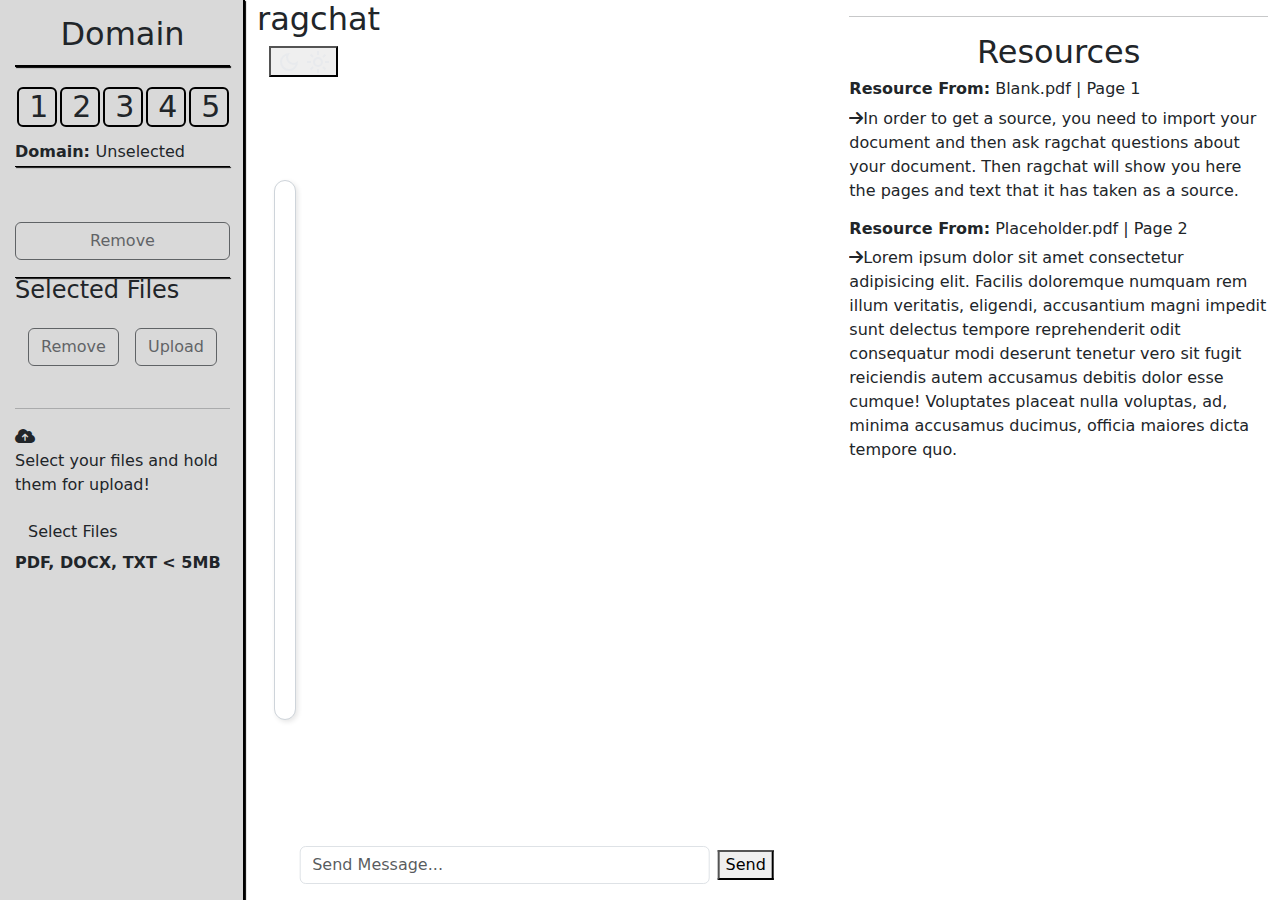
<file: templates/index.html>
<!DOCTYPE html>
<html lang="en">

<head>
    <meta charset="UTF-8">
    <meta name="viewport" content="width=device-width, initial-scale=1.0">
    <link rel="stylesheet" href="../static/css/styles.css">
    <link href="https://cdn.jsdelivr.net/npm/bootstrap@5.3.3/dist/css/bootstrap.min.css" rel="stylesheet"
        integrity="sha384-QWTKZyjpPEjISv5WaRU9OFeRpok6YctnYmDr5pNlyT2bRjXh0JMhjY6hW+ALEwIH" crossorigin="anonymous">
    <link rel="stylesheet" href="https://cdnjs.cloudflare.com/ajax/libs/font-awesome/6.0.0/css/all.min.css">
    <title>ragchat</title>
</head>

<body>
    <div class="sidebar">
        <div id="sidebar-seperator"></div>
        <h2 class="text-center">Domain</h2>
        <hr id="domain-hr">
        <div class="d-flex mb-2">
            <button class="btn btn-circle" id="btn-domain-number">
                <p id="domain-number">1</p>
            </button>
            <button class="btn btn-circle" id="btn-domain-number">
                <p id="domain-number">2</p>
            </button>
            <button class="btn btn-circle" id="btn-domain-number">
                <p id="domain-number">3</p>
            </button>
            <button class="btn btn-circle" id="btn-domain-number">
                <p id="domain-number">4</p>
            </button>
            <button class="btn btn-circle" id="btn-domain-number">
                <p id="domain-number">5</p>
            </button>
        </div>

        <div class="domain-info">
            <p><b>Domain: </b><span id="domain-title">Unselected</span></p>
        </div>
        <hr id="domain-info-hr">

        <div class="section-domain-files">
            <div class="domain-file-list mb-4">
                <!-- Domain file list will be populated here dynamically -->
            </div>
        </div>
        <button class="btn btn-custom w-100 mb-3" id="btn-remove-upload" disabled>Remove</button>

        <h4 id="text-selected-files">Selected Files</h4>
        <hr id="second-hr">
        <div class="section-selected-files">
            <div class="selected-file-list mb-3">
                <!-- Selected file list will be populated here dynamically -->
                <div class="file-item">

                </div>
            </div>
        </div>
        <div class="d-flex justify-content-center mb-3" id="button-container">
            <button class="btn mx-2" id="btn-remove-selection" disabled>Remove</button>
            <button class="btn mx-2" id="btn-upload-files" disabled>Upload</button>
        </div>
        <hr id="third-hr">
        <div class="selection-section">
            <i class="fa fa-cloud-upload-alt" id="cloud-icon"></i>
            <p>Select your files and hold them for upload!</p>
            <div class="custom-file-container">
                <button id="btn-select-files" class="btn btn-custom">Select Files</button>
            </div>
            <b>
                <p>PDF, DOCX, TXT &lt; 5MB</p>
            </b>
        </div>

        <!--<div class="mt-2 text-center" id="info-message">
            <i class="fa fa-info-circle"></i>
            <small>You Can Also Drag & Drop on Domains to Upload Files</small>
        </div>-->
    </div>

    <div class="container-fluid vh-100">
        <div class="row h-100 g-0">
            <!-- Chat Section -->
            <div class="col chat-section d-flex flex-column">
                <div class="d-flex justify-content-between align-items-center">
                    <div class="colored-div-chat">
                        <h2 class="ragchat-text">ragchat</h2>
                        <div class="container">
                            <button id="theme-switch">
                                <svg xmlns="http://www.w3.org/2000/svg" height="24px" viewBox="0 -960 960 960" width="24px"
                                    fill="#e8eaed">
                                    <path
                                        d="M480-120q-150 0-255-105T120-480q0-150 105-255t255-105q14 0 27.5 1t26.5 3q-41 29-65.5 75.5T444-660q0 90 63 153t153 63q55 0 101-24.5t75-65.5q2 13 3 26.5t1 27.5q0 150-105 255T480-120Zm0-80q88 0 158-48.5T740-375q-20 5-40 8t-40 3q-123 0-209.5-86.5T364-660q0-20 3-40t8-40q-78 32-126.5 102T200-480q0 116 82 198t198 82Zm-10-270Z" />
                                </svg>
                                <svg xmlns="http://www.w3.org/2000/svg" height="24px" viewBox="0 -960 960 960" width="24px"
                                    fill="#e8eaed">
                                    <path
                                        d="M480-360q50 0 85-35t35-85q0-50-35-85t-85-35q-50 0-85 35t-35 85q0 50 35 85t85 35Zm0 80q-83 0-141.5-58.5T280-480q0-83 58.5-141.5T480-680q83 0 141.5 58.5T680-480q0 83-58.5 141.5T480-280ZM200-440H40v-80h160v80Zm720 0H760v-80h160v80ZM440-760v-160h80v160h-80Zm0 720v-160h80v160h-80ZM256-650l-101-97 57-59 96 100-52 56Zm492 496-97-101 53-55 101 97-57 59Zm-98-550 97-101 59 57-100 96-56-52ZM154-212l101-97 55 53-97 101-59-57Zm326-268Z" />
                                </svg>
                            </button>
                        </div>

                    </div>
                </div>
                <div class="chat-box flex-grow-1">

                </div>
                <!-- Input Box & Send Button -->
                <div class="d-flex p-3" id="bottom-send-tools">
                    <input type="text" class="form-control me-2" placeholder="Send Message..." id="user-input">
                    <button class="btn-send-message">Send</button>
                </div>
            </div>

            <div class="col-lg-4 col-md-5 col-sm-12 resource-section"> <!-- Smaller resources section -->
                <hr class="chat-resource-section-divider">
                <div class="colored-div-resources">
                    <h2 class="text-center">Resources</h2> <!-- Centered title -->

                </div>
                <div class="resource-list">
                    <div class="resource-item">
                        <h6><strong id="resource-from-text">Resource From:</strong> <span
                                class="document-title">Blank.pdf | Page 1</span></h6>
                        <p class="description"><span class="bullet"><i class="fa-solid fa-arrow-right"></i></span>In
                            order to get a source, you need to import your document and then ask ragchat questions about
                            your document. Then ragchat will show you here the pages and text that it has taken as a
                            source.</p>

                        <h6><strong id="resource-from-text">Resource From:</strong> <span
                                class="document-title">Placeholder.pdf | Page 2</span></h6>
                        <p class="description"><span class="bullet"><i class="fa-solid fa-arrow-right"></i></span>Lorem
                            ipsum dolor sit amet consectetur adipisicing elit. Facilis doloremque numquam rem illum
                            veritatis, eligendi, accusantium magni impedit sunt delectus tempore reprehenderit odit
                            consequatur modi deserunt tenetur vero sit fugit reiciendis autem accusamus debitis dolor
                            esse cumque! Voluptates placeat nulla voluptas, ad, minima accusamus ducimus, officia
                            maiores dicta tempore quo.</p>
                    </div>
                </div>

            </div>
        </div>
        <input type="file" id="file-input" class="file-input" accept=".pdf,.txt,.docx" style="display: none;" multiple>

</body>
<script type="text/javascript" src="../static/js/darkmode.js" defer></script>
<script src="../static/js/app-initializer.js" defer></script>
<script src="https://cdn.jsdelivr.net/npm/bootstrap@5.3.3/dist/js/bootstrap.min.js"
    integrity="sha384-0pUGZvbkm6XF6gxjEnlmuGrJXVbNuzT9qBBavbLwCsOGabYfZo0T0to5eqruptLy" crossorigin="anonymous">
    </script>

</html>
</file>
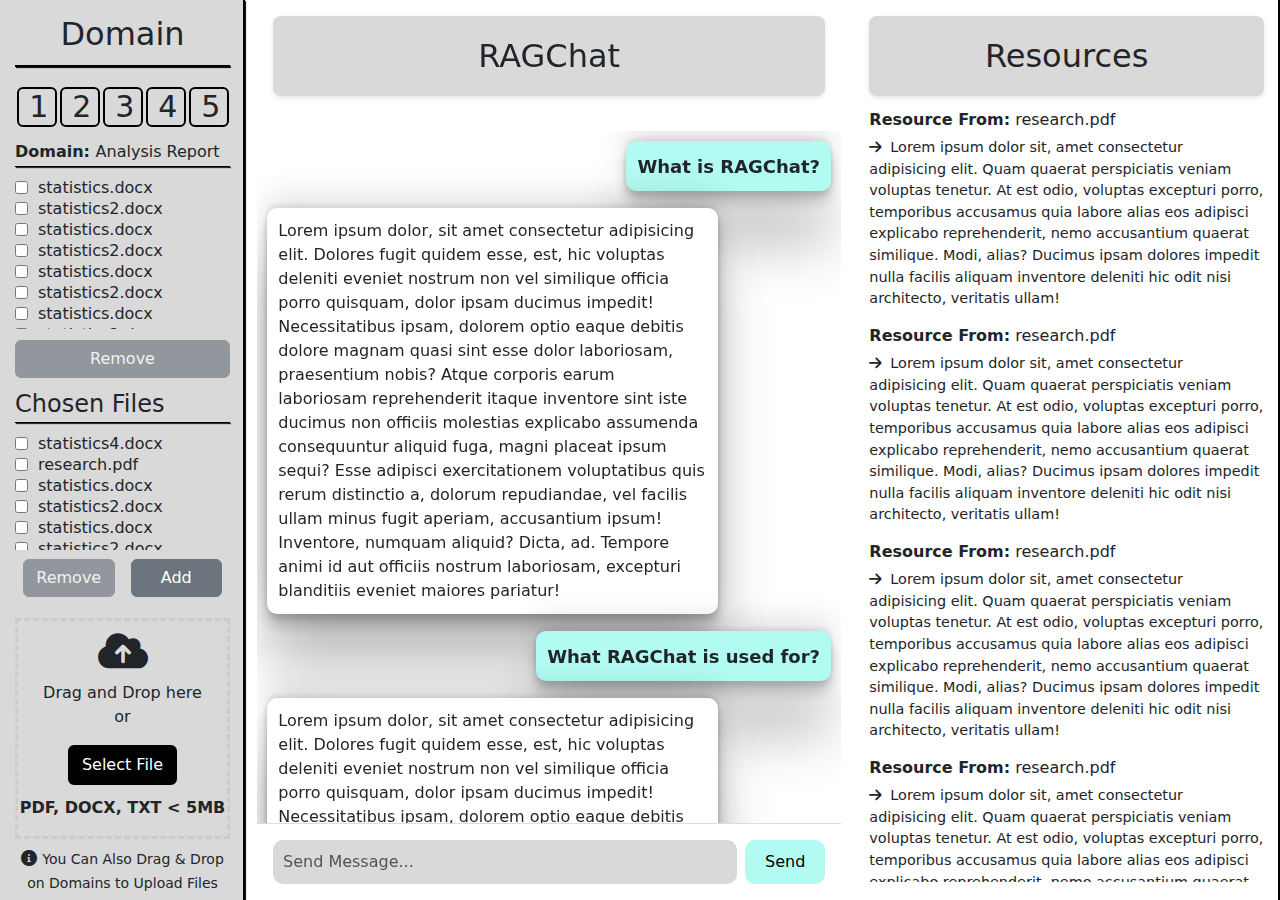
<file: templates/chat.html>
<!DOCTYPE html>
<html lang="en">
<head>
    <meta charset="UTF-8">
    <meta name="viewport" content="width=device-width, initial-scale=1.0">
    <link rel="stylesheet" href="../static/css/chat.css">
    <script src="/static/js/main.js" defer></script>
    <link href="https://cdn.jsdelivr.net/npm/bootstrap@5.3.3/dist/css/bootstrap.min.css" rel="stylesheet" integrity="sha384-QWTKZyjpPEjISv5WaRU9OFeRpok6YctnYmDr5pNlyT2bRjXh0JMhjY6hW+ALEwIH" crossorigin="anonymous">
    <link rel="stylesheet" href="https://cdnjs.cloudflare.com/ajax/libs/font-awesome/6.0.0/css/all.min.css">
    <title>Ragchat</title>
</head>
<body>
    <div class="sidebar">
        <div id="sidebar-seperator"></div>
        <h2 class="text-center">Domain</h2>
        <hr id="domain-hr">
        <div class="d-flex mb-2">
            <button class="btn btn-circle" id="btn-domain-number"><p id="domain-number">1</p></button>
            <button class="btn btn-circle" id="btn-domain-number"><p id="domain-number">2</p></button>
            <button class="btn btn-circle" id="btn-domain-number"><p id="domain-number">3</p></button>
            <button class="btn btn-circle" id="btn-domain-number"><p id="domain-number">4</p></button>
            <button class="btn btn-circle" id="btn-domain-number"><p id="domain-number">5</p></button>
        </div>

        <div class="domain-info">
            <p><b>Domain: </b><span id="domain-title">Analysis Report</span></p>
        </div>
        <hr id="domain-info-hr">
        <div class="file-list mb-4">
            <p class="empty-message">Please attach a document</p>
            <div class="file-item">
                <input type="checkbox" class="file-checkbox"> <label>statistics.docx</label>
            </div>
            <div class="file-item">
                <input type="checkbox" class="file-checkbox"> <label>statistics2.docx</label>
            </div>
            <div class="file-item">
              <input type="checkbox" class="file-checkbox"> <label>statistics.docx</label>
          </div>
          <div class="file-item">
              <input type="checkbox" class="file-checkbox"> <label>statistics2.docx</label>
          </div>
          <div class="file-item">
            <input type="checkbox" class="file-checkbox"> <label>statistics.docx</label>
        </div>
        <div class="file-item">
            <input type="checkbox" class="file-checkbox"> <label>statistics2.docx</label>
        </div>
        <div class="file-item">
            <input type="checkbox" class="file-checkbox"> <label>statistics.docx</label>
        </div>
        <div class="file-item">
            <input type="checkbox" class="file-checkbox"> <label>statistics2.docx</label>
        </div>
        <div class="file-item">
            <input type="checkbox" class="file-checkbox"> <label>statistics.docx</label>
        </div>
        <div class="file-item">
            <input type="checkbox" class="file-checkbox"> <label>statistics2.docx</label>
        </div>
        <div class="file-item">
            <input type="checkbox" class="file-checkbox"> <label>statistics.docx</label>
        </div>
        <div class="file-item">
            <input type="checkbox" class="file-checkbox"> <label>statistics2.docx</label>
        </div>
        
    </div>

        <button class="btn btn-secondary w-100 mb-3" id="domain-remove" disabled>Remove</button>
        <h4 id="text-chosen-files">Chosen Files</h4>
        <hr id="second-hr">

        <div class="section-chosen-files">
            <p class="empty-message">Please attach a document</p>
            <div class="chosen-files-list mb-3">
                <div class="file-item">
                    <input type="checkbox" class="file-checkbox2"> <label>statistics4.docx</label>
                </div>
                <div class="file-item">
                    <input type="checkbox" class="file-checkbox2"> <label>research.pdf</label>
                </div>
                <div class="file-item">
                    <input type="checkbox" class="file-checkbox2"> <label>statistics.docx</label>
                </div>
                <div class="file-item">
                    <input type="checkbox" class="file-checkbox2"> <label>statistics2.docx</label>
                </div>
                <div class="file-item">
                    <input type="checkbox" class="file-checkbox2"> <label>statistics.docx</label>
                </div>
                <div class="file-item">
                    <input type="checkbox" class="file-checkbox2"> <label>statistics2.docx</label>
                </div>
                <div class="file-item">
                    <input type="checkbox" class="file-checkbox2"> <label>statistics.docx</label>
                </div>
                <div class="file-item">
                    <input type="checkbox" class="file-checkbox2"> <label>statistics2.docx</label>
                </div>
                <div class="file-item">
                    <input type="checkbox" class="file-checkbox2"> <label>statistics.docx</label>
                </div>
                <div class="file-item">
                    <input type="checkbox" class="file-checkbox2"> <label>statistics2.docx</label>
                </div>
            </div>
        </div>

        <div class="d-flex justify-content-center mb-3" id="button-container">
            <button class="btn btn-secondary mx-2" id="btn-remove" disabled>Remove</button>
            <button class="btn btn-secondary mx-2" id="btn-add">Add</button>
        </div>

        <div class="upload-section">
            <i class="fa fa-cloud-upload-alt"></i>
            <p>Drag and Drop here <br>or</p>
            <button type="file" class="btn btn-light" id="btn-select-file">Select File</button>
            <br>
            <b><p>PDF, DOCX, TXT &lt; 5MB</p></b>
        </div>

        <div class="mt-2 text-center" id="info-message">
            <i class="fa fa-info-circle"></i>
            <small>You Can Also Drag & Drop on Domains to Upload Files</small>
        </div>
    </div>

    <div class="container-fluid vh-100">
        <div class="row h-100">
            <!-- Chat Section -->
            <div class="col chat-section d-flex flex-column">
                <div class="d-flex justify-content-between align-items-center p-3">
                        <div class="colored-div-chat">
                            <h2 class = "text-center">RAGChat</h2>
                        
                    </div>
                </div>
                <div class="chat-box flex-grow-1">
                    <div class="message user-message">What is RAGChat?</div>
                    <div class="message bot-message">Lorem ipsum dolor, sit amet consectetur adipisicing elit. Dolores fugit quidem esse, est, hic voluptas deleniti eveniet nostrum non vel similique officia porro quisquam, dolor ipsam ducimus impedit! Necessitatibus ipsam, dolorem optio eaque debitis dolore magnam quasi sint esse dolor laboriosam, praesentium nobis? Atque corporis earum laboriosam reprehenderit itaque inventore sint iste ducimus non officiis molestias explicabo assumenda consequuntur aliquid fuga, magni placeat ipsum sequi? Esse adipisci exercitationem voluptatibus quis rerum distinctio a, dolorum repudiandae, vel facilis ullam minus fugit aperiam, accusantium ipsum! Inventore, numquam aliquid? Dicta, ad. Tempore animi id aut officiis nostrum laboriosam, excepturi blanditiis eveniet maiores pariatur!</div>
                    <div class="message user-message">What RAGChat is used for?</div>
                    <div class="message bot-message">Lorem ipsum dolor, sit amet consectetur adipisicing elit. Dolores fugit quidem esse, est, hic voluptas deleniti eveniet nostrum non vel similique officia porro quisquam, dolor ipsam ducimus impedit! Necessitatibus ipsam, dolorem optio eaque debitis dolore magnam quasi sint esse dolor laboriosam, praesentium nobis? Atque corporis earum laboriosam reprehenderit itaque inventore sint iste ducimus non officiis molestias explicabo assumenda consequuntur aliquid fuga, magni placeat ipsum sequi?</div>
                </div>
    
                <!-- Input Box & Send Button -->
                <div class="d-flex p-3" id="bottom-send-tools">
                    <input type="text" class="form-control me-2" placeholder="Send Message..." id="send-message-box">
                    <button class="btn-send">Send</button>
                </div>
            </div>
            
            <div class="col-lg-4 col-md-3 col-sm-2 resource-section bg-white p-3"> <!-- Smaller resources section -->
                <div id="vertical-line"></div>
                <div class="colored-div-resources">
                    <h2 class="text-center">Resources</h2> <!-- Centered title -->
                </div>
                <div class="resource-item">
                    <h6><strong>Resource From:</strong> <span class="document-title">research.pdf</span></h6>
                    <p class="description"><span class="bullet"><i class="fa-solid fa-arrow-right"></i></span>Lorem ipsum dolor sit, amet consectetur adipisicing elit. Quam quaerat perspiciatis veniam voluptas tenetur. At est odio, voluptas excepturi porro, temporibus accusamus quia labore alias eos adipisci explicabo reprehenderit, nemo accusantium quaerat similique. Modi, alias? Ducimus ipsam dolores impedit nulla facilis aliquam inventore deleniti hic odit nisi architecto, veritatis ullam!</p>
                </div>
                <div class="resource-item">
                    <h6><strong>Resource From:</strong> <span class="document-title">research.pdf</span></h6>
                    <p class="description"><span class="bullet"><i class="fa-solid fa-arrow-right"></i></span>Lorem ipsum dolor sit, amet consectetur adipisicing elit. Quam quaerat perspiciatis veniam voluptas tenetur. At est odio, voluptas excepturi porro, temporibus accusamus quia labore alias eos adipisci explicabo reprehenderit, nemo accusantium quaerat similique. Modi, alias? Ducimus ipsam dolores impedit nulla facilis aliquam inventore deleniti hic odit nisi architecto, veritatis ullam!</p>
                </div>
                <div class="resource-item">
                    <h6><strong>Resource From:</strong> <span class="document-title">research.pdf</span></h6>
                    <p class="description"><span class="bullet"><i class="fa-solid fa-arrow-right"></i></span>Lorem ipsum dolor sit, amet consectetur adipisicing elit. Quam quaerat perspiciatis veniam voluptas tenetur. At est odio, voluptas excepturi porro, temporibus accusamus quia labore alias eos adipisci explicabo reprehenderit, nemo accusantium quaerat similique. Modi, alias? Ducimus ipsam dolores impedit nulla facilis aliquam inventore deleniti hic odit nisi architecto, veritatis ullam!</p>
                </div>
                <div class="resource-item">
                    <h6><strong>Resource From:</strong> <span class="document-title">research.pdf</span></h6>
                    <p class="description"><span class="bullet"><i class="fa-solid fa-arrow-right"></i></span>Lorem ipsum dolor sit, amet consectetur adipisicing elit. Quam quaerat perspiciatis veniam voluptas tenetur. At est odio, voluptas excepturi porro, temporibus accusamus quia labore alias eos adipisci explicabo reprehenderit, nemo accusantium quaerat similique. Modi, alias? Ducimus ipsam dolores impedit nulla facilis aliquam inventore deleniti hic odit nisi architecto, veritatis ullam!</p>
                </div>
                <div class="resource-item">
                    <h6><strong>Resource From:</strong> <span class="document-title">research.pdf</span></h6>
                    <p class="description"><span class="bullet"><i class="fa-solid fa-arrow-right"></i></span>Lorem ipsum dolor sit, amet consectetur adipisicing elit. Quam quaerat perspiciatis veniam voluptas tenetur. At est odio, voluptas excepturi porro, temporibus accusamus quia labore alias eos adipisci explicabo reprehenderit, nemo accusantium quaerat similique. Modi, alias? Ducimus ipsam dolores impedit nulla facilis aliquam inventore deleniti hic odit nisi architecto, veritatis ullam!</p>
                </div>
                <div class="resource-item">
                    <h6><strong>Resource From:</strong> <span class="document-title">research.pdf</span></h6>
                    <p class="description"><span class="bullet"><i class="fa-solid fa-arrow-right"></i></span>Lorem ipsum dolor sit, amet consectetur adipisicing elit. Quam quaerat perspiciatis veniam voluptas tenetur. At est odio, voluptas excepturi porro, temporibus accusamus quia labore alias eos adipisci explicabo reprehenderit, nemo accusantium quaerat similique. Modi, alias? Ducimus ipsam dolores impedit nulla facilis aliquam inventore deleniti hic odit nisi architecto, veritatis ullam!</p>
                </div>
                <div class="resource-item">
                    <h6><strong>Resource From:</strong> <span class="document-title">research.pdf</span></h6>
                    <p class="description"><span class="bullet"><i class="fa-solid fa-arrow-right"></i></span>Lorem ipsum dolor sit, amet consectetur adipisicing elit. Quam quaerat perspiciatis veniam voluptas tenetur. At est odio, voluptas excepturi porro, temporibus accusamus quia labore alias eos adipisci explicabo reprehenderit, nemo accusantium quaerat similique. Modi, alias? Ducimus ipsam dolores impedit nulla facilis aliquam inventore deleniti hic odit nisi architecto, veritatis ullam!</p>
                </div>
            </div>
            
        </div>
    </div>
</body>
<script src="https://cdn.jsdelivr.net/npm/bootstrap@5.3.3/dist/js/bootstrap.bundle.min.js" integrity="sha384-QWTKZyjpPEjISv5WaRU9OFeRpok6YctnYmDr5pNlyT2bRjXh0JMhjY6hW+ALEwIH" crossorigin="anonymous"></script>
</html>
</file>
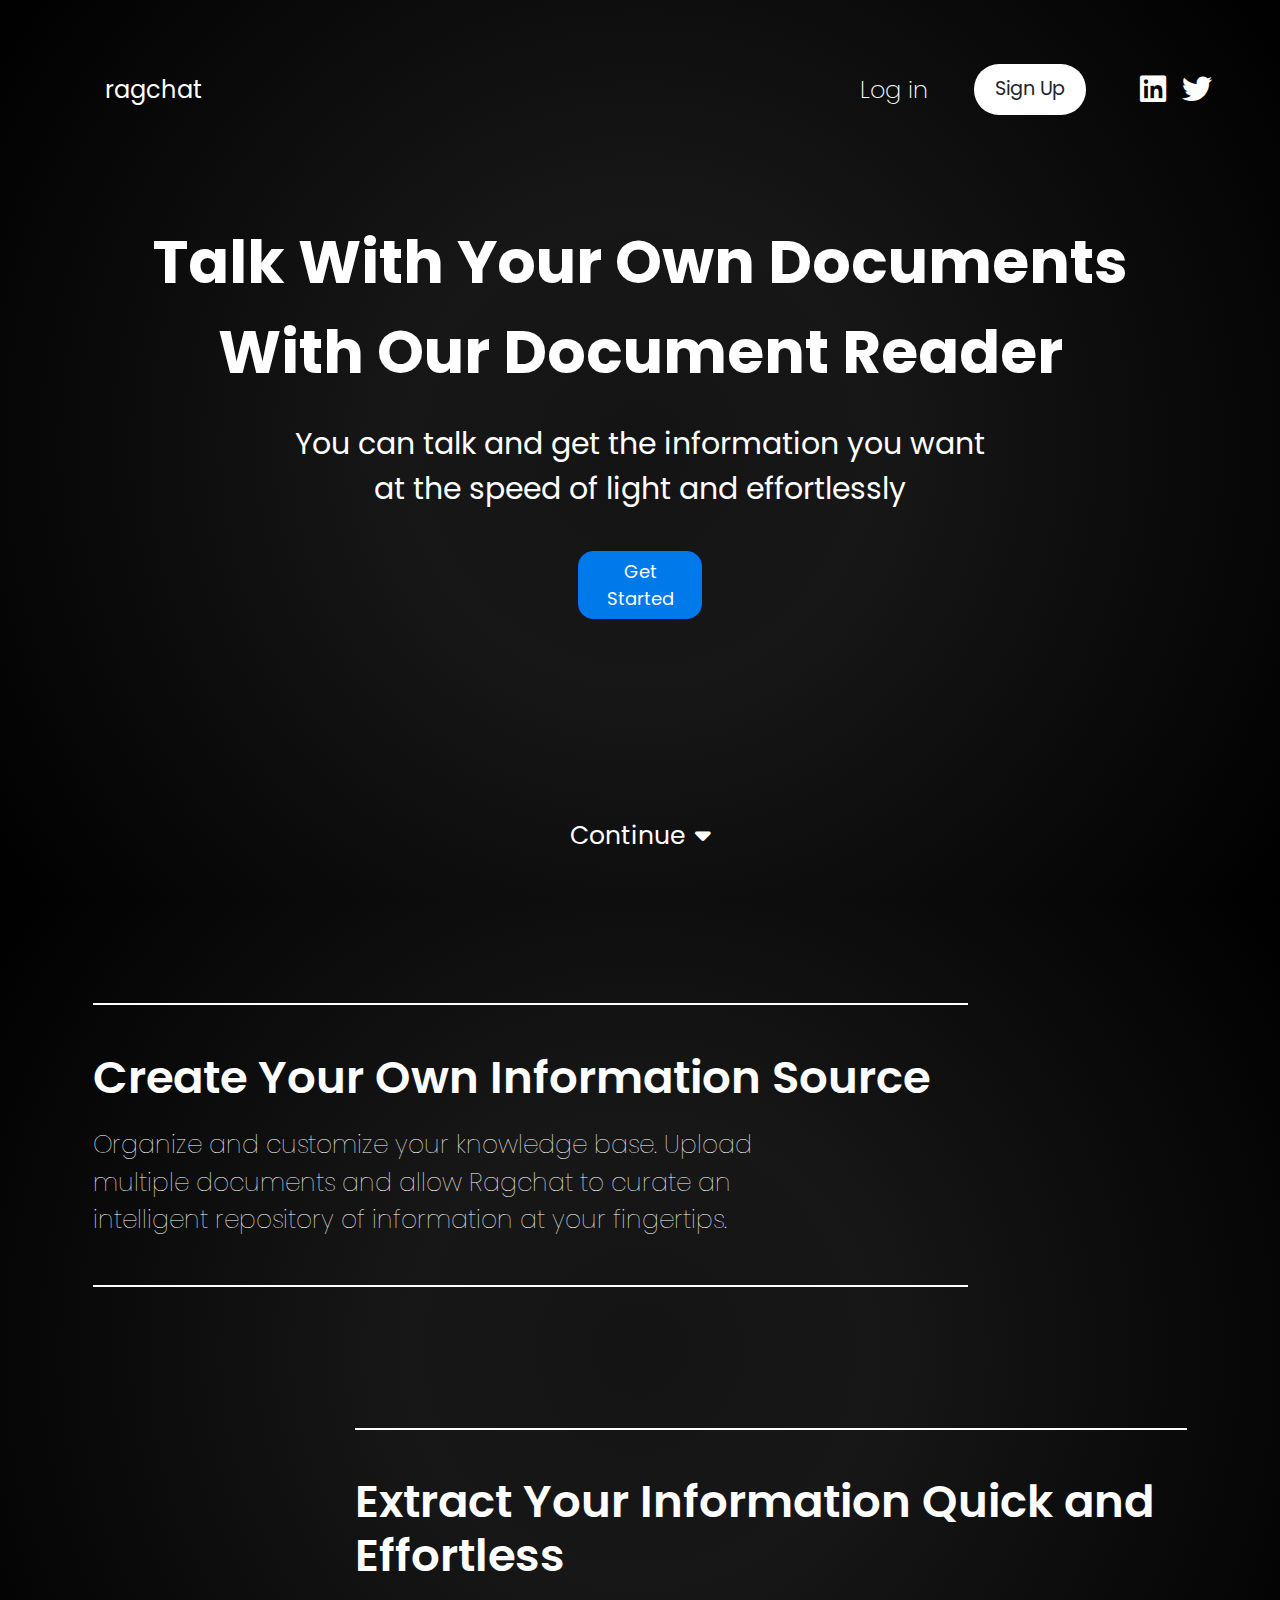
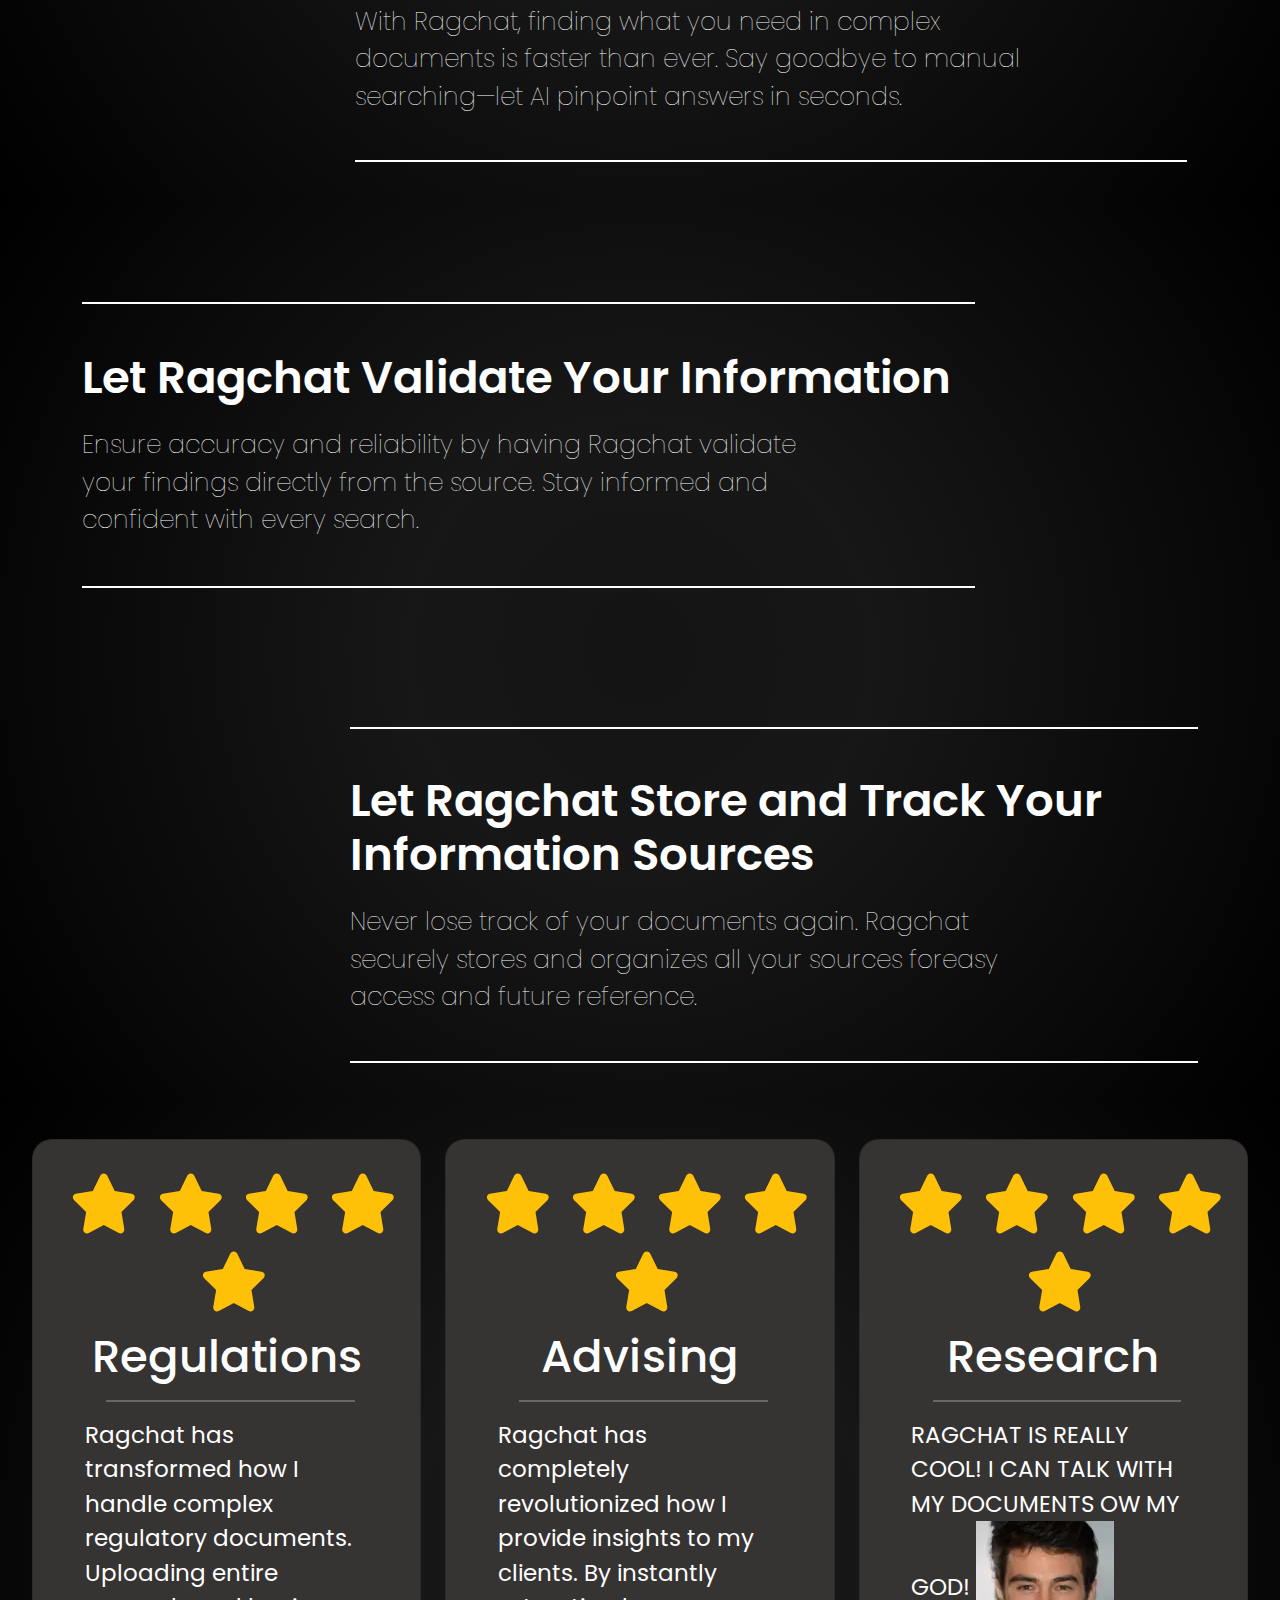
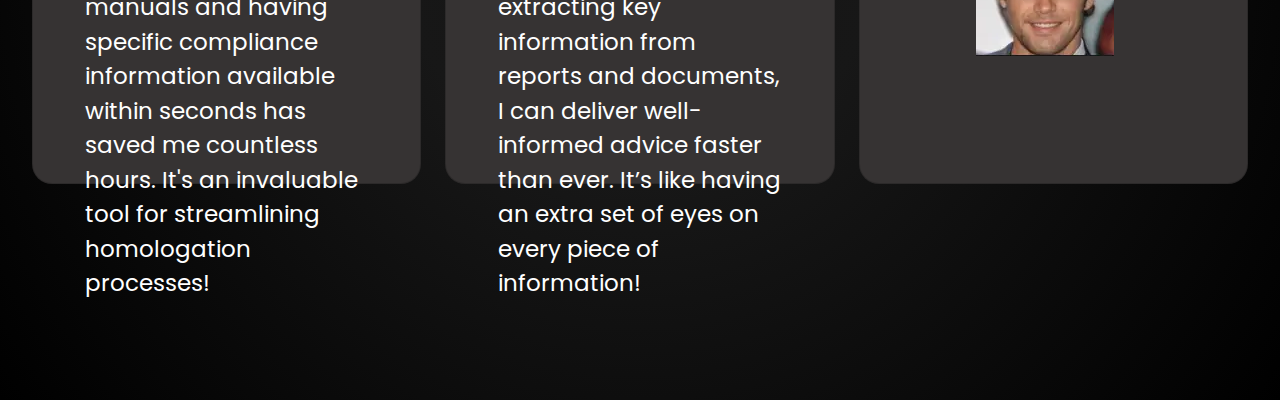
<file: templates/home.html>
<!DOCTYPE html>
<html lang="en">

<head>
    <meta charset="UTF-8">
    <meta name="viewport" content="width=device-width, initial-scale=1.0">
    <title>Ragchat Landing Page</title>
    <link href="https://cdn.jsdelivr.net/npm/bootstrap@5.3.3/dist/css/bootstrap.min.css" rel="stylesheet">
    <link rel="stylesheet" href="https://cdnjs.cloudflare.com/ajax/libs/font-awesome/6.0.0-beta3/css/all.min.css">
    <link href="https://fonts.googleapis.com/css2?family=Poppins:wght@300;400;700&display=swap" rel="stylesheet">
    <link rel="stylesheet" href="/static/css/home.css">

    <style>
        
    </style>
</head>

<body>
    <!-- Landing Screen -->
     <section id = "section1">
        <nav class="navbar">
            <div class="container-fluid">
                <div class="brand-name"><a class="navbar-brand text-white" href="#">ragchat</a></div>
                <div class="d-flex align-items-center navbar-links">
                        <a href="log_in.html" class="text-white mx-3 login-btn">Log in</a>
                        <a href="sign_up.html" class="btn sign-up-btn">Sign Up</a>
                    <div class="social-icons d-flex align-items-center ms-3">
                        <a href="#" class="me-"><i class="fab fa-linkedin"></i></a>
                        <a href="#" class = "me-4"><i class="fab fa-twitter"></i></a>
                    </div>
                </div>
            </div>
        </nav>
    
        <!-- Main Content -->
        <div class="d-flex flex-column justify-content-center align-items-center text-center middle-section">
            <h1>Talk With Your Own Documents <br> With  Our Document Reader</h1>
            <p class="description mt-3">You can talk and get the information you want <br> at the speed of light and effortlessly
            </p>
            <a href="#" class="btn btn-primary mt-4"><p class = "text-get-started">Get Started</p></a>
            <a href="javascript:void(0);" class="continue mt-5" onclick="scrollDown()">Continue<i class="fa-solid fa-caret-down"></i></a>
        </div>
     </section>
     <section id = "section2">
        <div class="container-fluid">
            <!-- First Section -->
            <div class="section-wrapper">
                <div class="text-wrapper left-align">
                    <div class="line"></div>
                    <h2>Create Your Own Information Source</h2>
                    <p>Organize and customize your knowledge base. Upload multiple documents and allow Ragchat to curate an intelligent repository of information at your fingertips.</p>
                    <div class="line"></div>
                </div>
            </div>
    
            <!-- Second Section -->
            <div class="section-wrapper right-align-wrapper">
                <div class="text-wrapper2 right-align">
                    <div class="line"></div>
                    <h2>Extract Your Information Quick and Effortless</h2>
                    <p>With Ragchat, finding what you need in complex documents is faster than ever. Say goodbye to manual searching—let AI pinpoint answers in seconds.</p>
                    <div class="line"></div>
                </div>
            </div>
        </div>
     </section>
     <section id = "section3">
        <div class="container-fluid"></div>
            <!-- First Section -->
            <div class="section-wrapper">
                <div class="text-wrapper left-align">
                    <div class="line"></div>
                    <h2>Let Ragchat Validate Your Information</h2>
                    <p>Ensure accuracy and reliability by having Ragchat validate your findings directly from the source. Stay informed and confident with every search.</p>
                    <div class="line"></div>
                </div>
            </div>
    
            <!-- Second Section -->
            <div class="section-wrapper right-align-wrapper">
                <div class="text-wrapper2 right-align">
                    <div class="line"></div>
                    <h2>Let Ragchat Store and Track Your Information Sources</h2>
                    <p>Never lose track of your documents again. Ragchat securely stores and organizes all your sources foreasy access and future reference.</p>
                    <div class="line"></div>
                </div>
            </div>
        </div>
     </section>
     <section id = "section4">
        <div class="container-fluid">
            <div class="row justify-content-center">
            <div class="col-md-4 d-flex justify-content-center">
                <div class="card">
                <div class="card-body text-center">
                    <div class="stars mb-3">
                    <i class="fas fa-star text-warning"></i>
                    <i class="fas fa-star text-warning"></i>
                    <i class="fas fa-star text-warning"></i>
                    <i class="fas fa-star text-warning"></i>
                    <i class="fas fa-star text-warning"></i>
                    </div>
                    <h5 class="card-title text-white">Regulations</h5>
                    <hr>
                    <p class="card-text mt-3 text-white">Ragchat has transformed how I handle complex regulatory documents. Uploading entire manuals and having specific compliance information available within seconds has saved me countless hours. It's an invaluable tool for streamlining homologation processes!</p>
                </div>
                </div>
            </div>
            <div class="col-md-4 d-flex justify-content-center">
                <div class="card">
                <div class="card-body text-center">
                    <div class="stars mb-3">
                    <i class="fas fa-star text-warning"></i>
                    <i class="fas fa-star text-warning"></i>
                    <i class="fas fa-star text-warning"></i>
                    <i class="fas fa-star text-warning"></i>
                    <i class="fas fa-star text-warning"></i>
                    </div>
                    <h5 class="card-title text-white">Advising</h5>
                    <hr>
                    <p class="card-text mt-3 text-white">Ragchat has completely revolutionized how I provide insights to my clients. By instantly extracting key information from reports and documents, I can deliver well-informed advice faster than ever. It’s like having an extra set of eyes on every piece of information!</p>
                </div>
                </div>
            </div>
            <div class="col-md-4 d-flex justify-content-center">
                <div class="card">
                <div class="card-body text-center">
                    <div class="stars mb-3">
                    <i class="fas fa-star text-warning"></i>
                    <i class="fas fa-star text-warning"></i>
                    <i class="fas fa-star text-warning"></i>
                    <i class="fas fa-star text-warning"></i>
                    <i class="fas fa-star text-warning"></i>
                    </div>
                    <h5 class="card-title text-white">Research</h5>
                    <hr>
                    <p class="card-text mt-3 text-white">RAGCHAT IS REALLY COOL! I CAN TALK WITH MY DOCUMENTS OW MY GOD! <img src ="/static/images/johnbrown.webp"></p>
                </div>
                </div>
            </div>
            </div>
        </div>
     </section>

    
    <script src = "/static/js/main.js"></script>
    <script src="https://cdn.jsdelivr.net/npm/bootstrap@5.3.3/dist/js/bootstrap.bundle.min.js"></script>
</body>

</html>
</file>
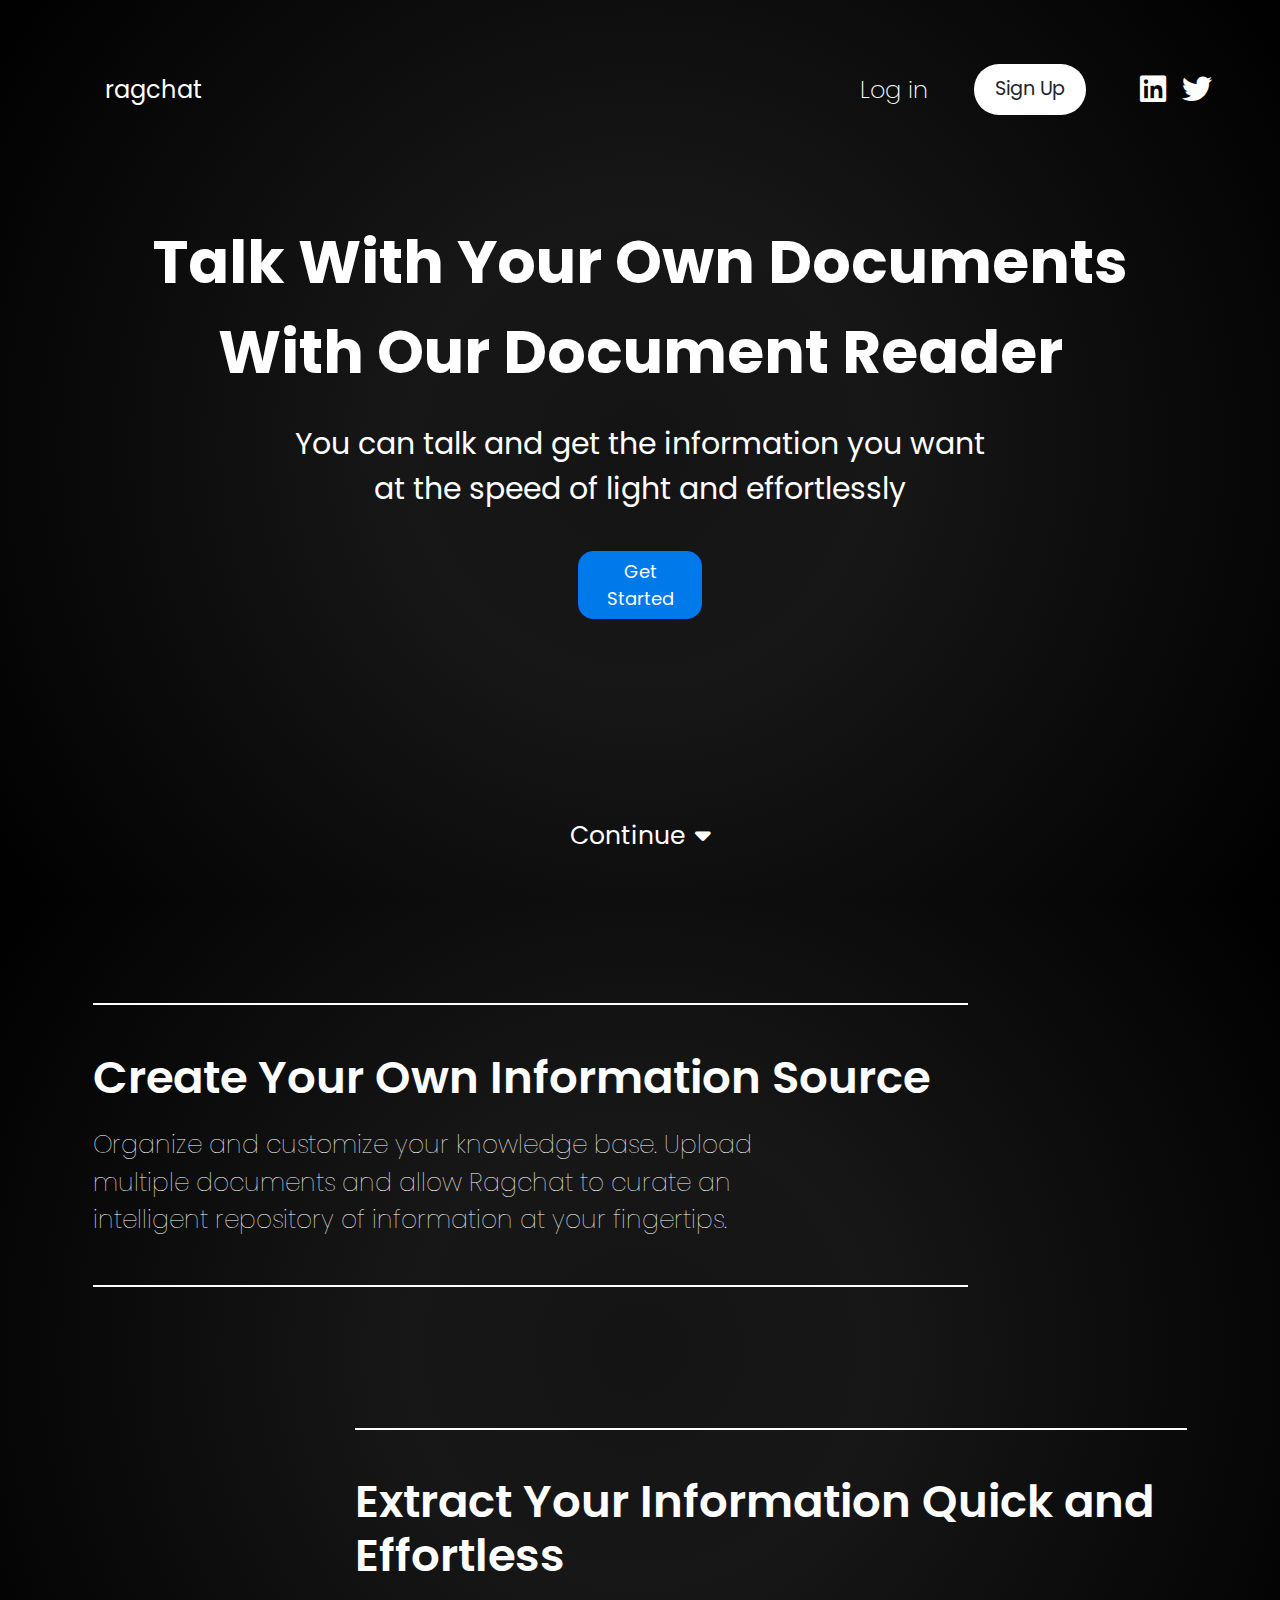
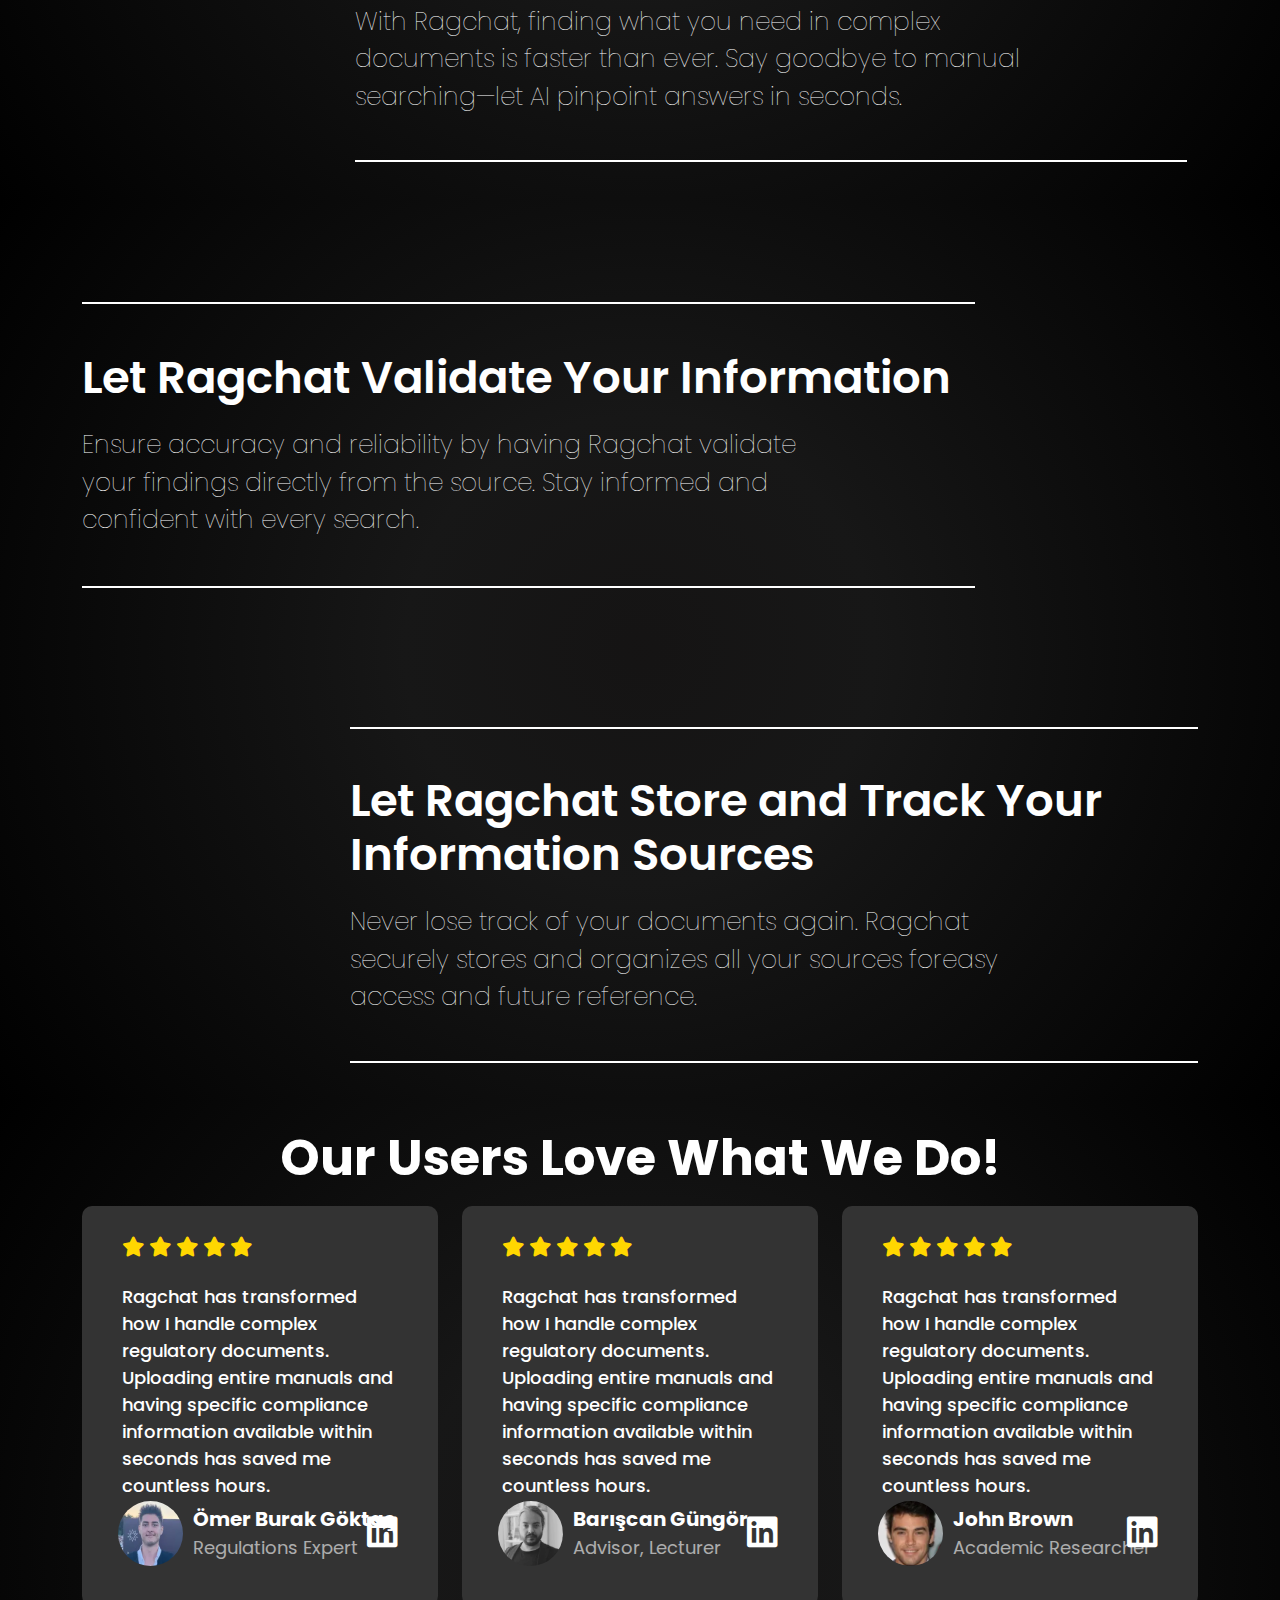
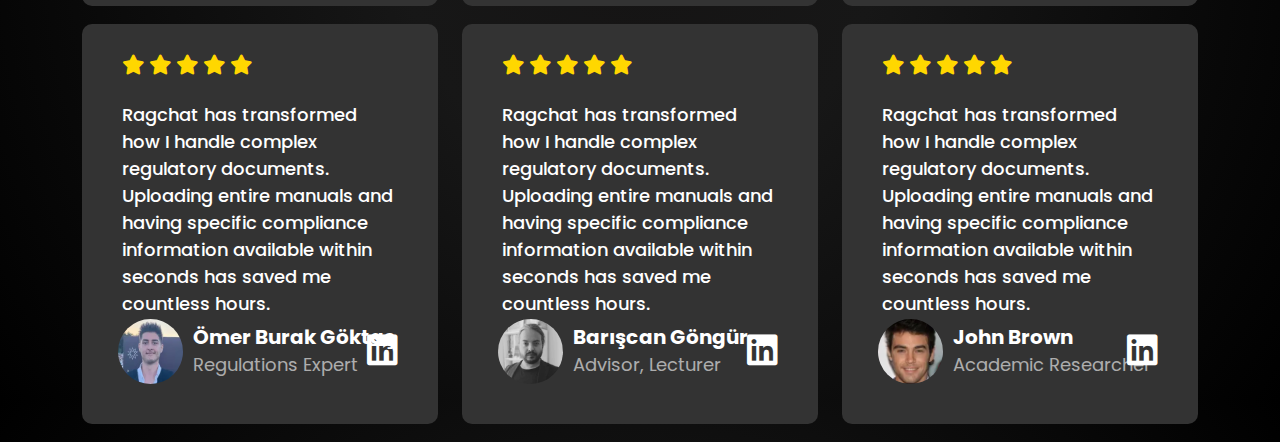
<file: templates/homepage.html>
<!DOCTYPE html>
<html lang="en">

<head>
    <meta charset="UTF-8">
    <meta name="viewport" content="width=device-width, initial-scale=1.0">
    <title>ragchat</title>
    <link href="https://cdn.jsdelivr.net/npm/bootstrap@5.3.3/dist/css/bootstrap.min.css" rel="stylesheet">
    <link rel="stylesheet" href="https://cdnjs.cloudflare.com/ajax/libs/font-awesome/6.0.0-beta3/css/all.min.css">
    <link href="https://fonts.googleapis.com/css2?family=Poppins:wght@300;400;700&display=swap" rel="stylesheet">
    <link rel="stylesheet" href="/static/css/homepage.css">
</head>
<body>
    <!-- Landing Screen -->
     <section id = "section1">
        <nav class="navbar">
            <div class="container-fluid">
                <div class="brand-name"><a class="navbar-brand text-white" href="#">ragchat</a></div>
                <div class="d-flex align-items-center navbar-links">
                        <a href="/login" class="text-white mx-3 login-btn">Log in</a>
                        <a href="/signup" class="btn sign-up-btn">Sign Up</a>
                    <div class="social-icons d-flex align-items-center ms-3">
                        <a href="#" class="me-"><i class="fab fa-linkedin"></i></a>
                        <a href="#" class = "me-4"><i class="fab fa-twitter"></i></a>
                    </div>
                </div>
            </div>
        </nav>
        <!-- Main Content -->
        <div class="d-flex flex-column justify-content-center align-items-center text-center middle-section">
            <h1>Talk With Your Own Documents <br> With  Our Document Reader</h1>
            <p class="description mt-3">You can talk and get the information you want <br> at the speed of light and effortlessly
            </p>
            <a href="/login" class="btn btn-primary mt-4"><p class = "text-get-started">Get Started</p></a>
            <a href="javascript:void(0);" class="continue mt-5" onclick="scrollDown()">Continue<i class="fa-solid fa-caret-down"></i></a>
        </div>
     </section>
     <section id = "section2">
        <div class="container-fluid">
            <!-- First Section -->
            <div class="section-wrapper">
                <div class="text-wrapper left-align">
                    <div class="line"></div>
                    <h2>Create Your Own Information Source</h2>
                    <p>Organize and customize your knowledge base. Upload multiple documents and allow Ragchat to curate an intelligent repository of information at your fingertips.</p>
                    <div class="line"></div>
                </div>
            </div>
            <!-- Second Section -->
            <div class="section-wrapper right-align-wrapper">
                <div class="text-wrapper2 right-align">
                    <div class="line"></div>
                    <h2>Extract Your Information Quick and Effortless</h2>
                    <p>With Ragchat, finding what you need in complex documents is faster than ever. Say goodbye to manual searching—let AI pinpoint answers in seconds.</p>
                    <div class="line"></div>
                </div>
            </div>
        </div>
     </section>
     <section id = "section3">
        <div class="container-fluid"></div>
            <!-- First Section -->
            <div class="section-wrapper">
                <div class="text-wrapper left-align">
                    <div class="line"></div>
                    <h2>Let Ragchat Validate Your Information</h2>
                    <p>Ensure accuracy and reliability by having Ragchat validate your findings directly from the source. Stay informed and confident with every search.</p>
                    <div class="line"></div>
                </div>
            </div>
    
            <!-- Second Section -->
            <div class="section-wrapper right-align-wrapper">
                <div class="text-wrapper2 right-align">
                    <div class="line"></div>
                    <h2>Let Ragchat Store and Track Your Information Sources</h2>
                    <p>Never lose track of your documents again. Ragchat securely stores and organizes all your sources foreasy access and future reference.</p>
                    <div class="line"></div>
                </div>
            </div>
        </div>
     </section>
     <section id = "section4">
        <div class="container">
        <h1 class="heading">Our Users Love What We Do!</h1>
        <div class="row">
            <!-- Repeat this block for each card -->
            <div class="col-md-4 d-flex justify-content-center">
                <div class="review-card">
                    <div class="stars">
                        <i class="fa-solid fa-star"></i>
                        <i class="fa-solid fa-star"></i>
                        <i class="fa-solid fa-star"></i>
                        <i class="fa-solid fa-star"></i>
                        <i class="fa-solid fa-star"></i>
                    </div>
                    <p class="description">Ragchat has transformed how I handle complex regulatory documents. Uploading entire manuals and having specific compliance information available within seconds has saved me countless hours.</p>
                    <div class="profile">
                        <img src="/static/images/omerburakgoktas.webp" alt="Profile Image">
                        <div class="details">
                            <p class="name">Ömer Burak Göktaş</p>
                            <p class="title">Regulations Expert</p>
                        </div>
                        <div class="linkedin">
                            <i class="fa-brands fa-linkedin"></i>
                        </div>
                    </div>
                </div>
            </div>
            <div class="col-md-4 d-flex justify-content-center">
                <div class="review-card">
                    <div class="stars">
                        <i class="fa-solid fa-star"></i>
                        <i class="fa-solid fa-star"></i>
                        <i class="fa-solid fa-star"></i>
                        <i class="fa-solid fa-star"></i>
                        <i class="fa-solid fa-star"></i>
                    </div>
                    <p class="description">Ragchat has transformed how I handle complex regulatory documents. Uploading entire manuals and having specific compliance information available within seconds has saved me countless hours.</p>
                    <div class="profile">
                        <img src="/static/images/bariscangungor.webp" alt="Profile Image">
                        <div class="details">
                            <p class="name">Barışcan Güngör</p>
                            <p class="title">Advisor, Lecturer</p>
                        </div>
                        <div class="linkedin">
                            <i class="fa-brands fa-linkedin"></i>
                        </div>
                    </div>
                </div>
            </div>
            <div class="col-md-4 d-flex justify-content-center">
                <div class="review-card">
                    <div class="stars">
                        <i class="fa-solid fa-star"></i>
                        <i class="fa-solid fa-star"></i>
                        <i class="fa-solid fa-star"></i>
                        <i class="fa-solid fa-star"></i>
                        <i class="fa-solid fa-star"></i>
                    </div>
                    <p class="description">Ragchat has transformed how I handle complex regulatory documents. Uploading entire manuals and having specific compliance information available within seconds has saved me countless hours.</p>
                    <div class="profile">
                        <img src="/static/images/johnbrown.webp" alt="Profile Image">
                        <div class="details">
                            <p class="name">John Brown</p>
                            <p class="title">Academic Researcher</p>
                        </div>
                        <div class="linkedin">
                            <i class="fa-brands fa-linkedin"></i>
                        </div>
                    </div>
                </div>
            </div>
        </div>
        <div class="row">
            <!-- Same block for the bottom row -->
            <div class="col-md-4 d-flex justify-content-center">
                <div class="review-card">
                    <div class="stars">
                        <i class="fa-solid fa-star"></i>
                        <i class="fa-solid fa-star"></i>
                        <i class="fa-solid fa-star"></i>
                        <i class="fa-solid fa-star"></i>
                        <i class="fa-solid fa-star"></i>
                    </div>
                    <p class="description">Ragchat has transformed how I handle complex regulatory documents. Uploading entire manuals and having specific compliance information available within seconds has saved me countless hours.</p>
                    <div class="profile">
                        <img src="/static/images/omerburakgoktas.webp" alt="Profile Image">
                        <div class="details">
                            <p class="name">Ömer Burak Göktaş</p>
                            <p class="title">Regulations Expert</p>
                        </div>
                        <div class="linkedin">
                            <i class="fa-brands fa-linkedin"></i>
                        </div>
                    </div>
                </div>
            </div>
            <div class="col-md-4 d-flex justify-content-center">
                <div class="review-card">
                    <div class="stars">
                        <i class="fa-solid fa-star"></i>
                        <i class="fa-solid fa-star"></i>
                        <i class="fa-solid fa-star"></i>
                        <i class="fa-solid fa-star"></i>
                        <i class="fa-solid fa-star"></i>
                    </div>
                    <p class="description">Ragchat has transformed how I handle complex regulatory documents. Uploading entire manuals and having specific compliance information available within seconds has saved me countless hours.</p>
                    <div class="profile">
                        <img src="/static/images/bariscangungor.webp" alt="Profile Image">
                        <div class="details">
                            <p class="name">Barışcan Göngür</p>
                            <p class="title">Advisor, Lecturer</p>
                        </div>
                        <div class="linkedin">
                            <i class="fa-brands fa-linkedin"></i>
                        </div>
                    </div>
                </div>
            </div>
            <div class="col-md-4 d-flex justify-content-center">
                <div class="review-card">
                    <div class="stars">
                        <i class="fa-solid fa-star"></i>
                        <i class="fa-solid fa-star"></i>
                        <i class="fa-solid fa-star"></i>
                        <i class="fa-solid fa-star"></i>
                        <i class="fa-solid fa-star"></i>
                    </div>
                    <p class="description">Ragchat has transformed how I handle complex regulatory documents. Uploading entire manuals and having specific compliance information available within seconds has saved me countless hours.</p>
                    <div class="profile">
                        <img src="/static/images/johnbrown.webp" alt="Profile Image">
                        <div class="details">
                            <p class="name">John Brown</p>
                            <p class="title">Academic Researcher</p>
                        </div>
                        <div class="linkedin">
                            <i class="fa-brands fa-linkedin"></i>
                        </div>
                    </div>
                </div>
            </div>
        </div>
    </div>
    </section> 
</body>
</html>

<script src = "../static/js/homepage-initializer.js"></script>
<script src="https://cdn.jsdelivr.net/npm/bootstrap@5.3.3/dist/js/bootstrap.bundle.min.js"></script>
</file>
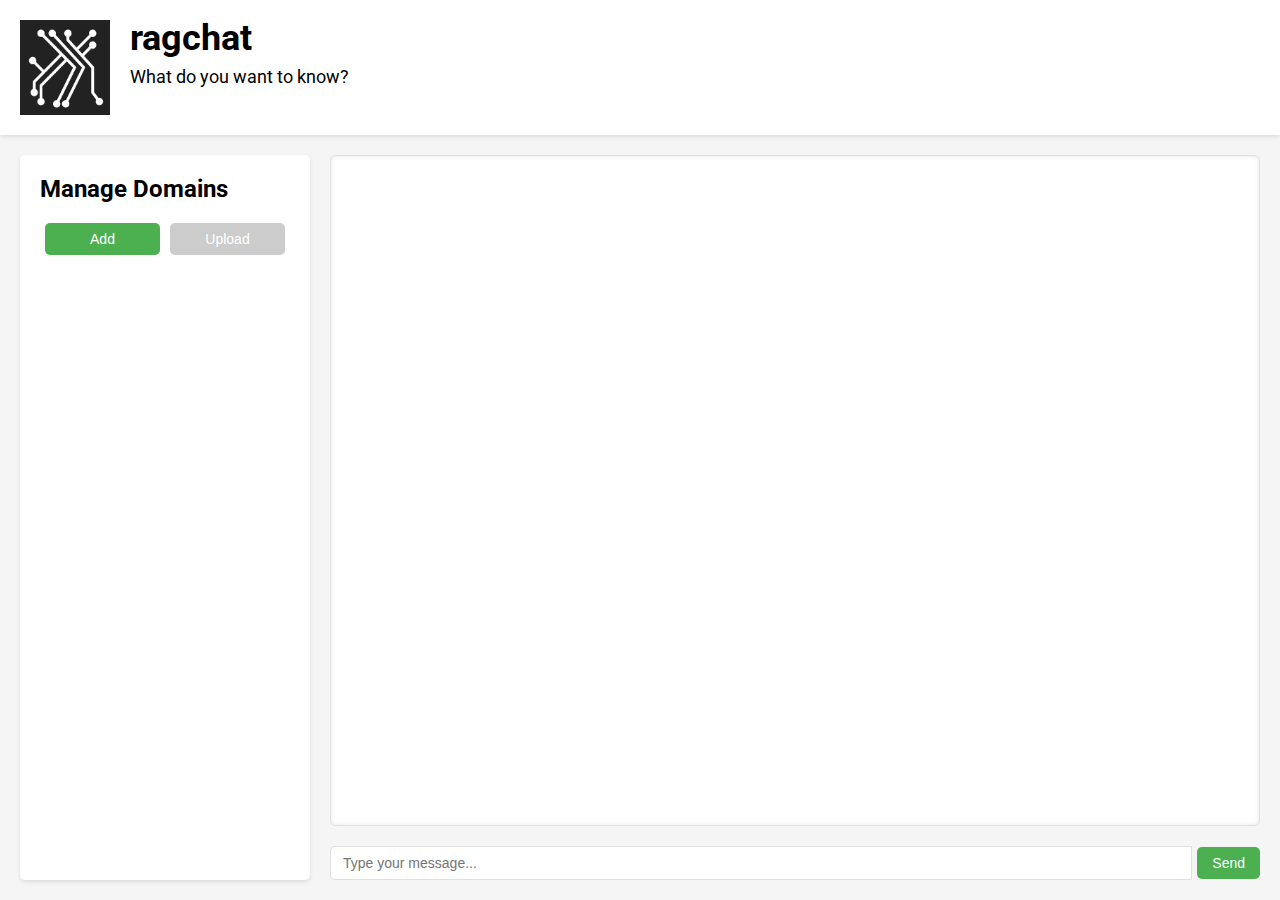
<file: templates/index_old.html>
<!DOCTYPE html>
<html lang="en">
<head>
    <meta charset="UTF-8">
    <meta name="viewport" content="width=device-width, initial-scale=1.0">
    <title>ragchat</title>
    <link href="https://fonts.googleapis.com/css2?family=Roboto:wght@400;700&display=swap" rel="stylesheet">
    <style>
        body {
            font-family: 'Roboto', Arial, sans-serif;
            margin: 0;
            padding: 0;
            display: flex;
            flex-direction: column;
            height: 100vh;
            background-color: #f5f5f5;
        }
        .header {
            background-color: #ffffff;
            padding: 20px;
            display: flex;
            align-items: flex-start;
            box-shadow: 0 2px 4px rgba(0,0,0,0.1);
        }
        .logo {
            width: 90px;
            height: 95px;
            margin-right: 20px;
        }
        .header-text {
            display: flex;
            flex-direction: column;
            justify-content: flex-start;
            height: 95px;
        }
        .header-text h1 {
            font-size: 36px;
            margin: 0 0 10px 0;
            font-weight: 700;
            line-height: 1;
        }
        .header-text p {
            font-size: 18px;
            margin: 0;
            font-weight: 400;
        }
        .main-content {
            flex-grow: 1;
            display: flex;
            padding: 20px;
        }
        .manage-domains {
            width: 250px;
            background-color: #ffffff;
            padding: 20px;
            border-radius: 5px;
            box-shadow: 0 2px 4px rgba(0,0,0,0.1);
            margin-right: 20px;
        }
        .manage-domains h2 {
            margin-top: 0;
        }
        .chat-container {
            flex-grow: 1;
            display: flex;
            flex-direction: column;
        }
        .chat-area {
            flex-grow: 1;
            border: 1px solid #e0e0e0;
            border-radius: 5px;
            padding: 10px;
            margin-bottom: 20px;
            overflow-y: auto;
            background-color: #ffffff;
            box-shadow: inset 0 0 5px rgba(0,0,0,0.1);
        }
        .input-area {
            display: flex;
            align-items: center;
        }
        #userInput {
            flex-grow: 1;
            padding: 8px 12px;
            font-size: 14px;
            border: 1px solid #e0e0e0;
            border-radius: 5px 0 0 5px;
        }
        button {
            padding: 8px 15px;
            font-size: 14px;
            color: white;
            border: none;
            cursor: pointer;
            border-radius: 5px;
            margin-left: 5px;
        }
        button:hover {
            opacity: 0.9;
        }
        #sendButton {
            background-color: #4CAF50;
        }
        .manage-domains-buttons {
            display: flex;
            justify-content: space-between;
            margin-top: 15px;
        }
        #addFilesButton, #uploadFilesButton {
            flex: 1;
            margin: 0 5px;
        }
        #addFilesButton {
            background-color: #4CAF50;
        }
        #uploadFilesButton:disabled {
            background-color: #cccccc;
            cursor: not-allowed;
        }
    </style>
</head>
<body>
    <div class="header">
        <img src="/static/images/ragchat_logo.png" alt="ragchat logo" class="logo">
        <div class="header-text">
            <h1>ragchat</h1>
            <p>What do you want to know?</p>
        </div>
    </div>
    <div class="main-content">
        <div class="manage-domains">
            <h2>Manage Domains</h2>
            <input type="file" id="fileInput" accept=".pdf,.docx,.txt" style="display: none;" multiple>
            <div class="manage-domains-buttons">
                <button id="addFilesButton">Add</button>
                <button id="uploadFilesButton" disabled>Upload</button>
            </div>
        </div>
        <div class="chat-container">
            <div class="chat-area" id="chatArea">
                <!-- Chat messages will be displayed here -->
            </div>
            <div class="input-area">
                <input type="text" id="userInput" placeholder="Type your message...">
                <button id="sendButton">Send</button>
            </div>
        </div>
    </div>
    <script src="/static/js/app-initializer.js"></script>
</body>
</html>
</file>
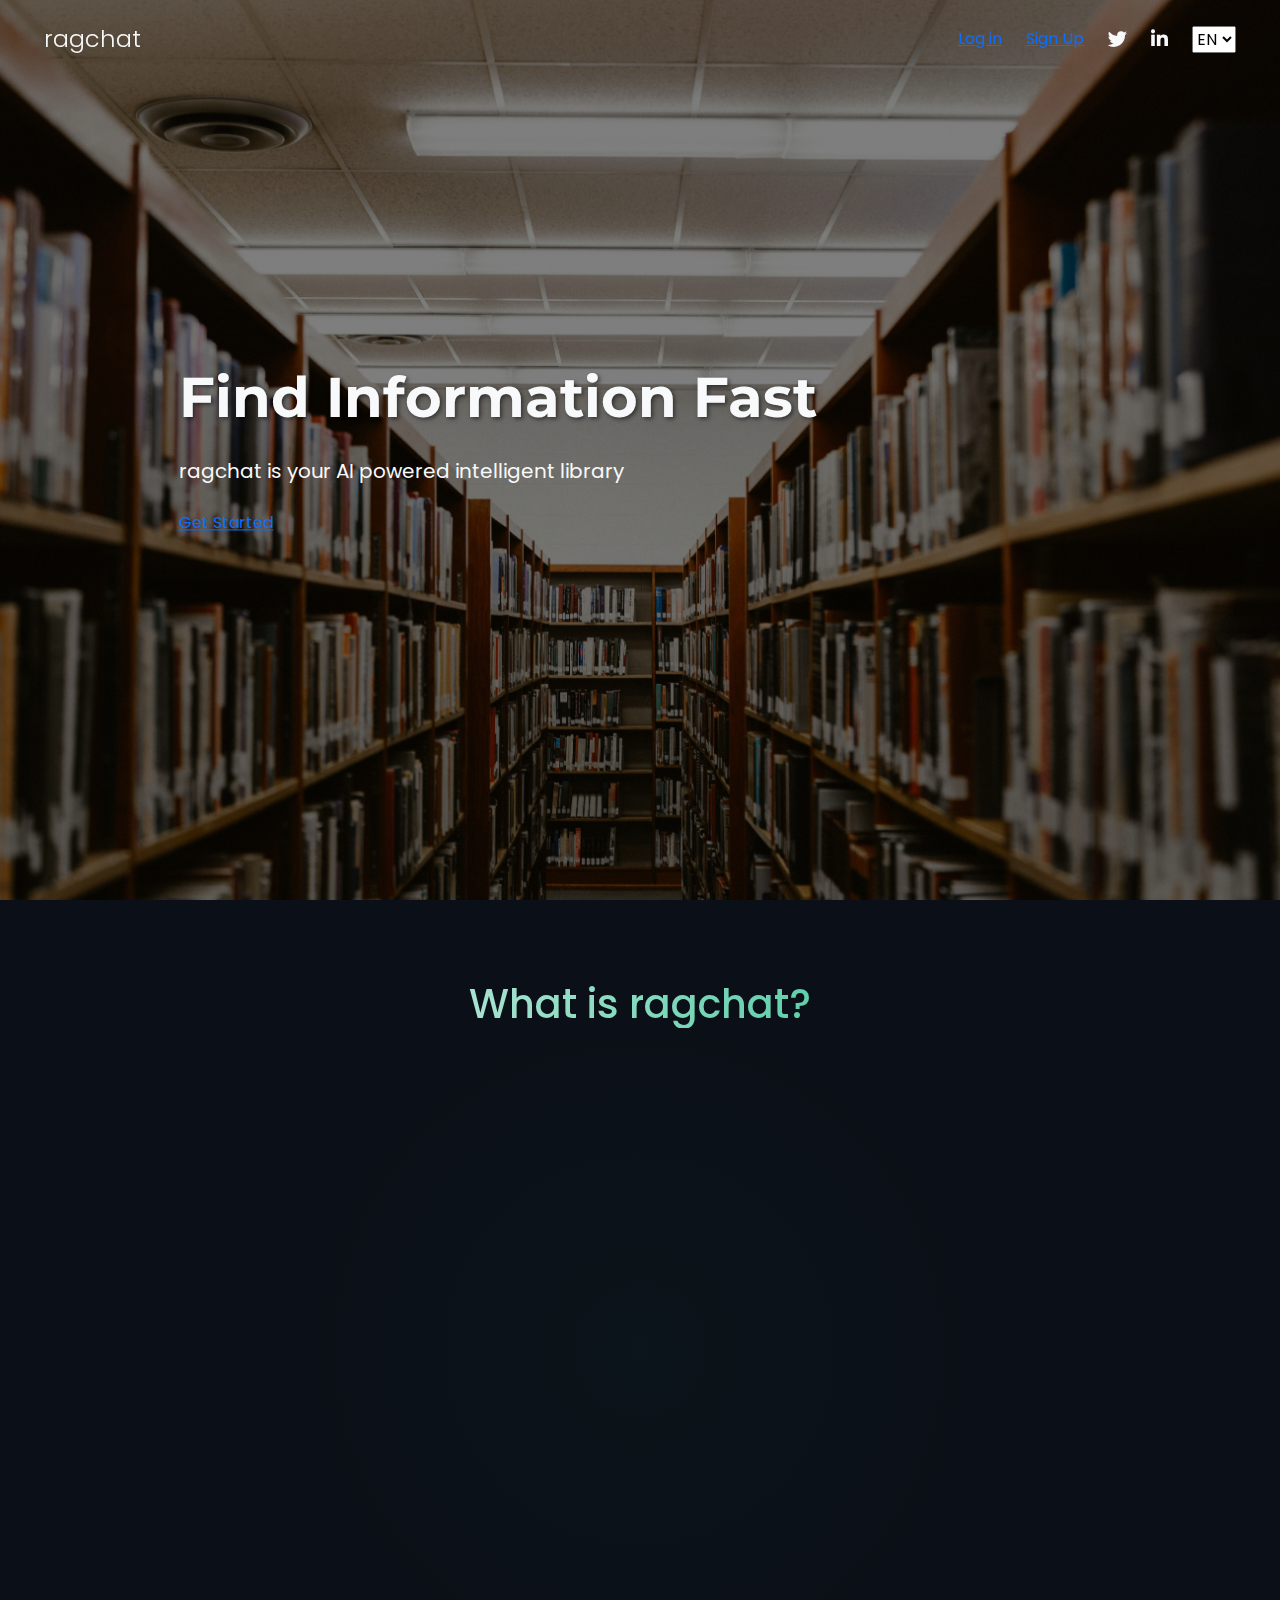
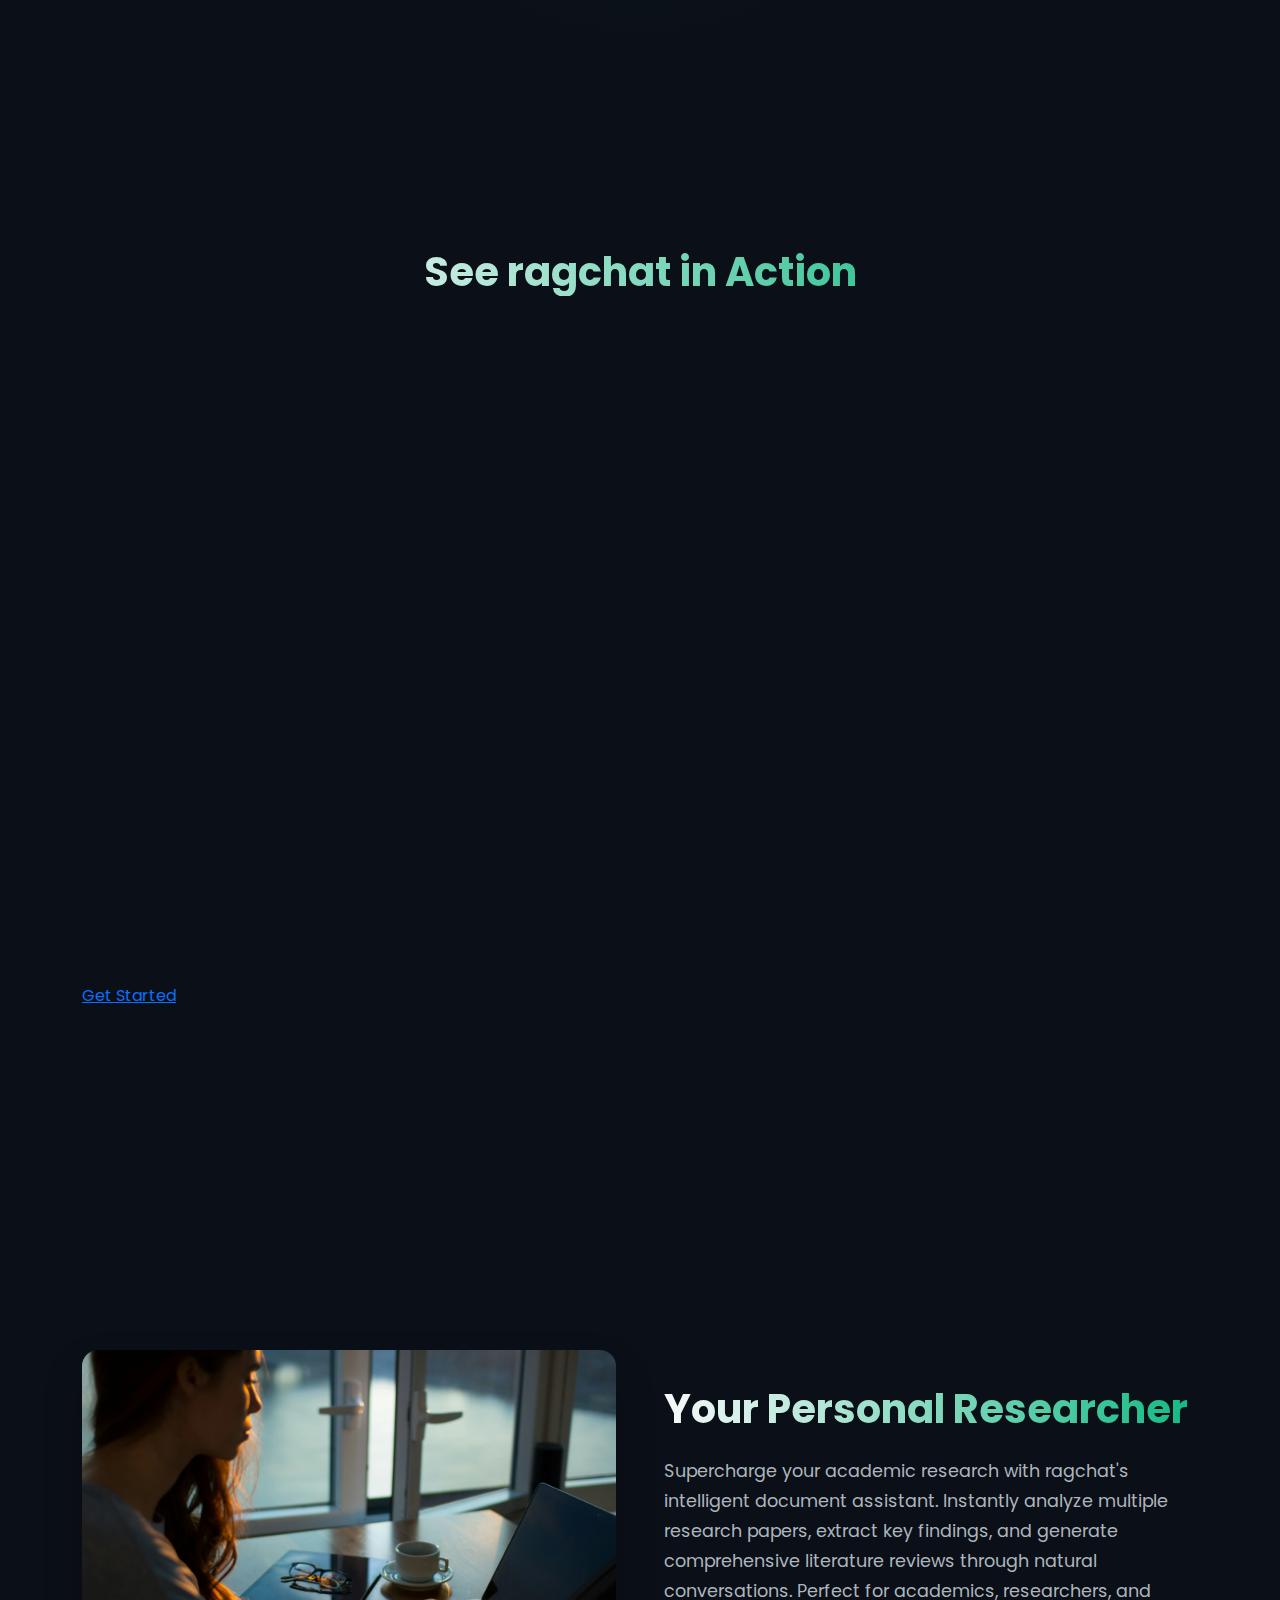
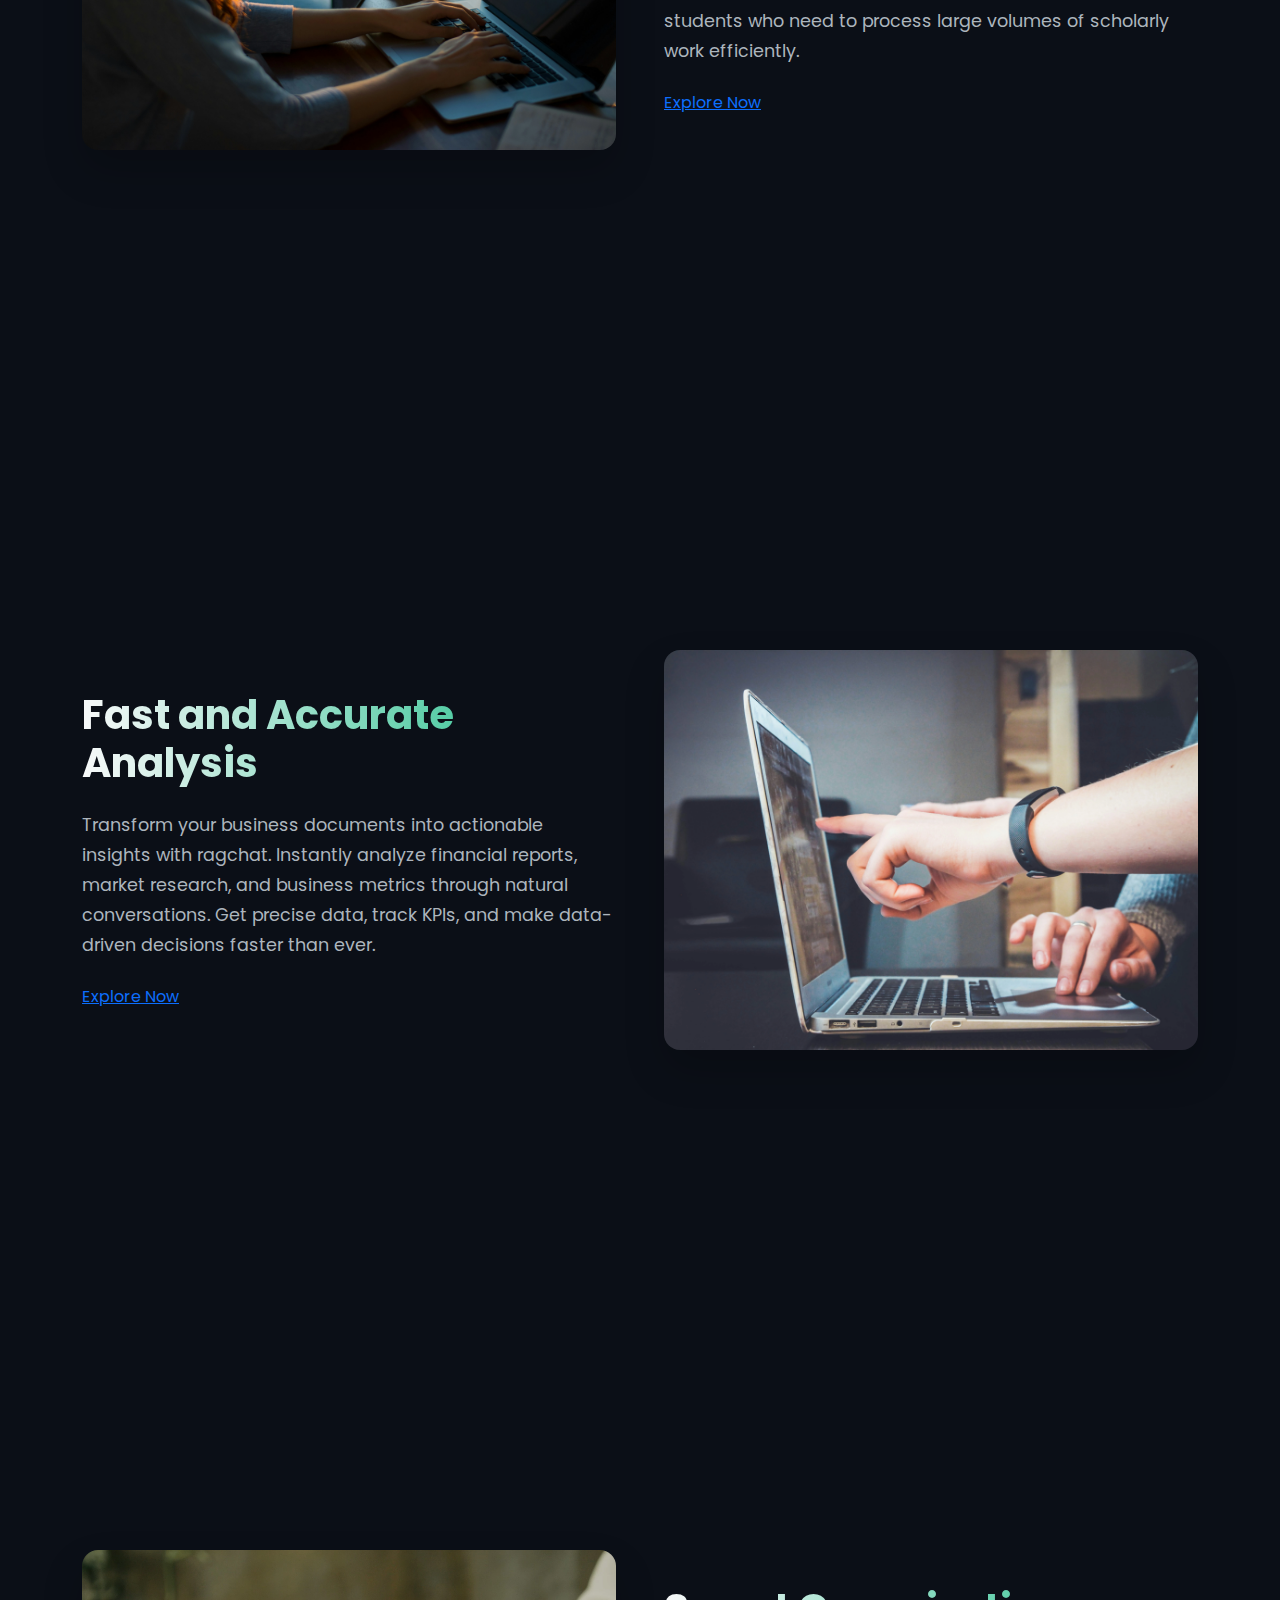
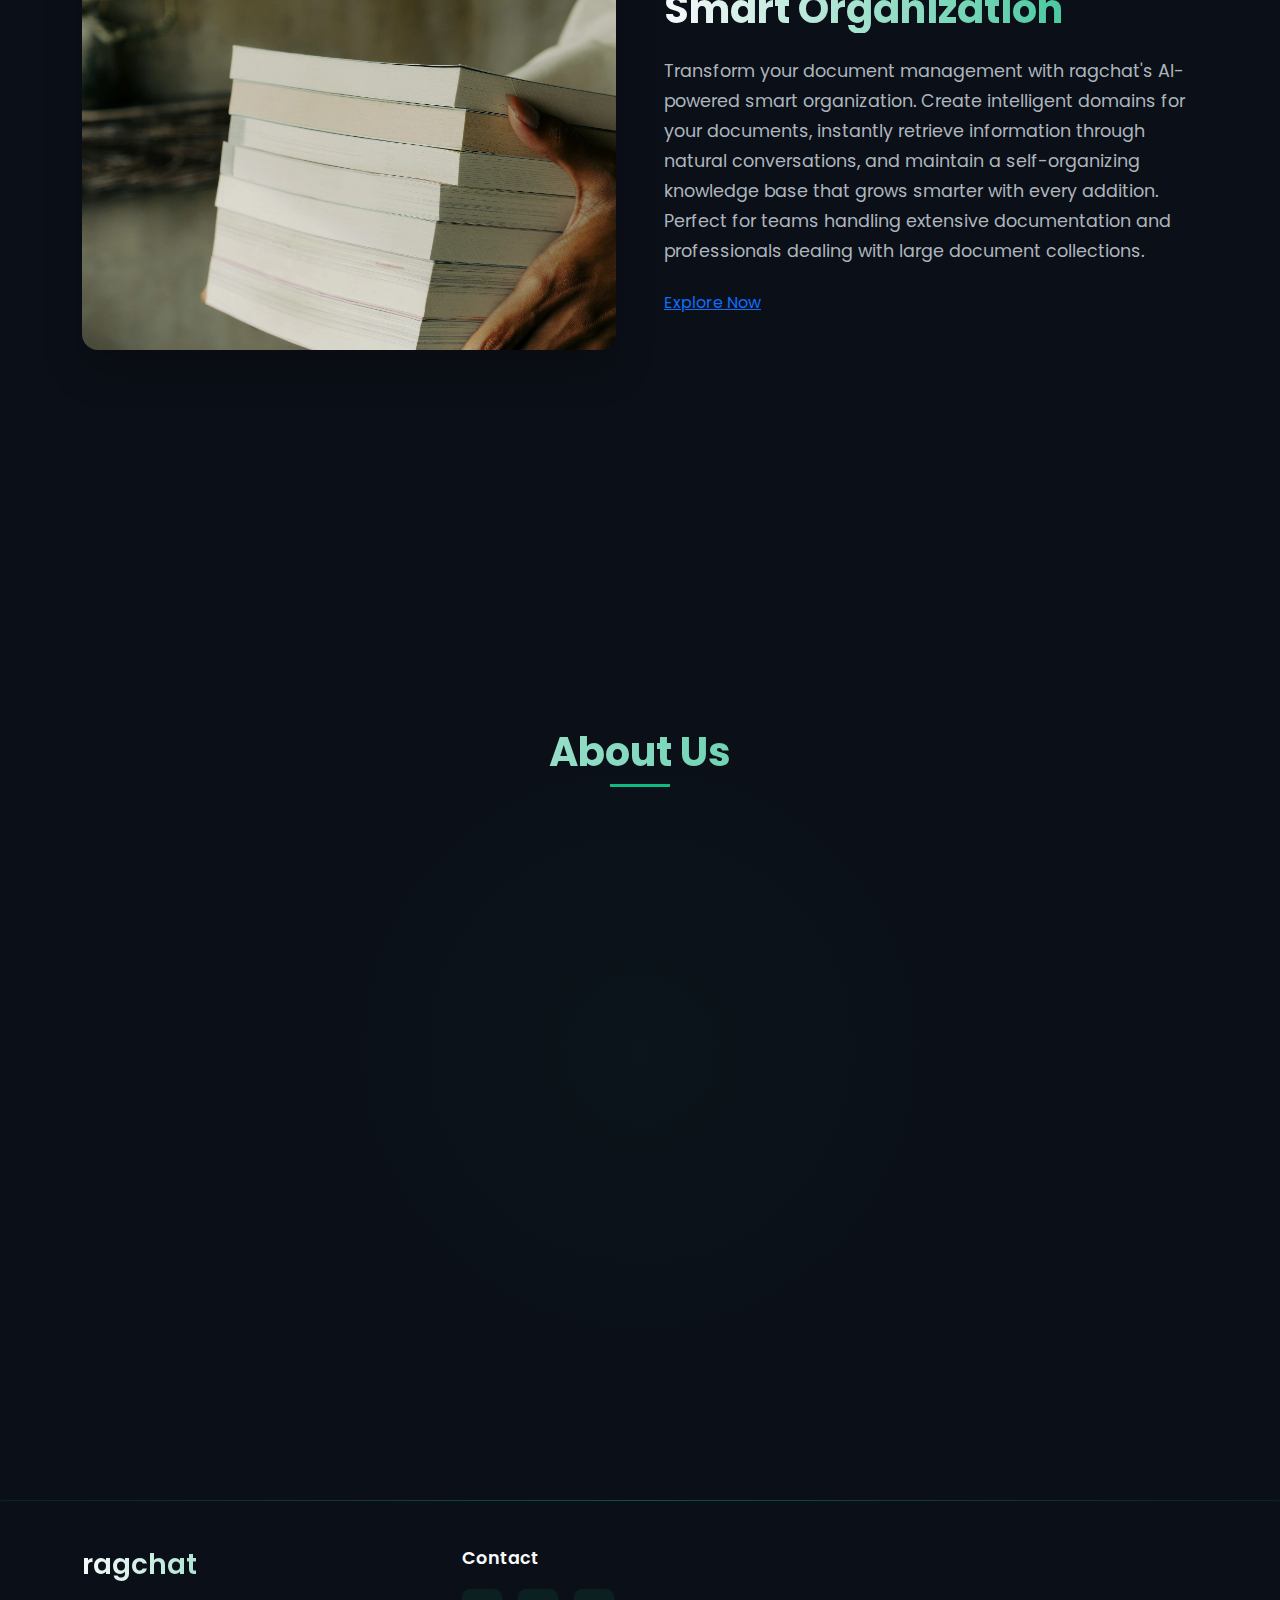
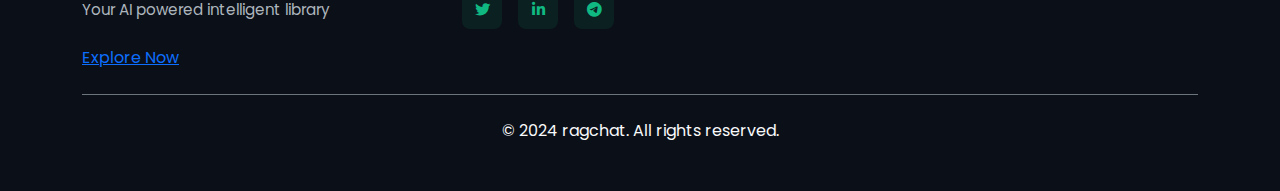
<file: templates/landing.html>
<!DOCTYPE html>
<html lang="en">
<head>
    <!-- Google tag (gtag.js) -->
    <script async src="https://www.googletagmanager.com/gtag/js?id=G-HYM6103YPL"></script>
    <script>
    window.dataLayer = window.dataLayer || [];
    function gtag(){dataLayer.push(arguments);}
    gtag('js', new Date());

    gtag('config', 'G-HYM6103YPL');
    </script>
    
    <meta charset="UTF-8">
    <meta name="viewport" content="width=device-width, initial-scale=1.0">
    <title>ragchat</title>

    <!-- Favicon -->
    <link rel="apple-touch-icon" sizes="180x180" href="/static/favicon/apple-touch-icon.png">
    <link rel="icon" type="image/png" sizes="32x32" href="/static/favicon/favicon-32x32.png">
    <link rel="icon" type="image/png" sizes="16x16" href="/static/favicon/favicon-16x16.png">
    <link rel="manifest" href="/static/favicon/site.webmanifest">
    <link rel="stylesheet" href="https://cdnjs.cloudflare.com/ajax/libs/font-awesome/6.0.0/css/all.min.css">

    <!-- Bootstrap -->
    <link href="https://cdn.jsdelivr.net/npm/bootstrap@5.3.3/dist/css/bootstrap.min.css" rel="stylesheet">

    <!-- External -->
    <link href="https://fonts.googleapis.com/css2?family=Montserrat:wght@600;700&display=swap" rel="stylesheet">
    <link href="https://fonts.googleapis.com/css2?family=Inter:wght@400;500&display=swap" rel="stylesheet">
    <link rel="preconnect" href="https://fonts.googleapis.com">
    <link rel="preconnect" href="https://fonts.gstatic.com" crossorigin>
    <link href="https://fonts.googleapis.com/css2?family=Poppins:ital,wght@0,100;0,200;0,300;0,400;0,500;0,600;0,700;0,800;0,900;1,100;1,200;1,300;1,400;1,500;1,600;1,700;1,800;1,900&display=swap" rel="stylesheet">
    <link rel="stylesheet" href="https://cdnjs.cloudflare.com/ajax/libs/font-awesome/6.0.0/css/all.min.css">
    <link rel="stylesheet" href="../static/css/landing.css">
</head>

<body data-page="landing">
    <!-- Navbar -->
    <nav class="navbar navbar-expand-lg fixed-top py-3">
        <div class="container-fluid">
            <!-- Logo aligned to the left -->
            <a href="#" class="navbar-brand logo-text">ragchat</a>
            
            <!-- Navigation links aligned to the right -->
            <div class="nav-links">
                <a href="/login" class="login-link" data-lang-key="login">Log in</a>
                <a href="/signup" class="signup-button" data-lang-key="signup">Sign Up</a>
                <a href="https://twitter.com/ragchat_ai" class="social-link-nav twitter" target="_blank">
                    <i class="fab fa-twitter"></i>
                </a>
                <a href="https://www.linkedin.com/company/ragchat/" class="social-link-nav linkedin" target="_blank">
                    <i class="fab fa-linkedin-in"></i>
                </a>
                </a>
                <select class="lang-select">
                    <option value="EN">EN</option>
                    <option value="TR">TR</option>
                    <option value="GE">GE</option>
                    <option value="FR">FR</option>
                    <option value="ES">ES</option>
                </select>
            </div>
        </div>
    </nav>

    <!-- Fullpage wrapper -->
    <div id="fullpage">
        <!-- Hero Section -->
        <div class="section active" id="hero">
            <div class="hero-section vh-100">
                <div class="container">
                    <div class="row">
                        <div class="col-12">
                            <div class="hero-content">
                                <h1 class="main-heading" data-lang-key="hero_title">Find Information Fast</h1>
                                <p class="heading-description mb-4" data-lang-key="hero_description">ragchat is your AI powered intelligent library</p>
                                <a href="/signup" class="cta-button" data-lang-key="cta_get_started">Get Started</a>
                            </div>
                        </div>
                    </div>
                </div>
            </div>
        </div>
        <!-- About Section -->
        <div class="section" id="about">
            <div class="about-section py-5">
                <div class="container">
                    <div class="row justify-content-center">
                        <div class="col-12 text-center mb-5">
                            <h2 class="section-title" data-lang-key="about_title">What is ragchat?</h2>
                        </div>
                        
                        <div class="col-lg-10">
                            <div class="row g-4">
                                <!-- Upload Documents Card -->
                                <div class="col-md-6 mb-4">
                                    <div class="feature-card fade-up">
                                        <div class="card-header d-flex align-items-center mb-3">
                                            <div class="feature-icon me-3">
                                                <i class="fa-solid fa-cloud-arrow-up"></i>
                                            </div>
                                            <h3 class="mb-0" data-lang-key="upload_documents_title">Upload Documents</h3>
                                        </div>
                                        <p class="mb-0" data-lang-key="upload_documents_description">Upload your documents and transform them into an AI-powered intelligent library. Store up to 50MB of documents within your specialized domain folders. Currently supporting PDF, Word and Text files.</p>
                                    </div>
                                </div>
        
                                <!-- Chat Information Card -->
                                <div class="col-md-6 mb-4">
                                    <div class="feature-card fade-up">
                                        <div class="card-header d-flex align-items-center mb-3">
                                            <div class="feature-icon me-3">
                                                <i class="fa-solid fa-comments"></i>
                                            </div>
                                            <h3 class="mb-0" data-lang-key="chat_information_title">Chat to Get Information</h3>
                                        </div>
                                        <p class="mb-0" data-lang-key="chat_information_description">Chat with your documents through AI-powered natural conversations. Ask questions in everyday language and get instant, accurate answers from your document storage.</p>
                                    </div>
                                </div>
        
                                <!-- Source Validation Card -->
                                <div class="col-md-6 mb-4">
                                    <div class="feature-card fade-up">
                                        <div class="card-header d-flex align-items-center mb-3">
                                            <div class="feature-icon me-3">
                                                <i class="fa-solid fa-book-open"></i>
                                            </div>
                                            <h3 class="mb-0" data-lang-key="source_validation_title">Source Validation</h3>
                                        </div>
                                        <p class="mb-0" data-lang-key="source_validation_description">Get precise source validation for every answer with page numbers and direct references. Validate every step, save time and energy, and increase efficiency.</p>
                                    </div>
                                </div>
        
                                <!-- Connected Documents Card -->
                                <div class="col-md-6 mb-4">
                                    <div class="feature-card fade-up">
                                        <div class="card-header d-flex align-items-center mb-3">
                                            <div class="feature-icon me-3">
                                                <i class="fa-solid fa-network-wired"></i>
                                            </div>
                                            <h3 class="mb-0" data-lang-key="connected_documents_title">Connected Documents</h3>
                                        </div>
                                        <p class="mb-0" data-lang-key="connected_documents_description">Analyze relationships across multiple documents. Discover hidden connections between your files and make better decisions with AI-powered analysis.</p>
                                    </div>
                                </div>
                            </div>
                        </div>
                    </div>
                </div>
            </div>
        </div>
        <div class="section" id="demo">
            <div class="demo-section py-5">
                <div class="container">
                    <div class="row justify-content-center mb-5">
                        <div class="col-lg-8 text-center">
                            <h2 class="demo-title mb-3" data-lang-key="demo_title">See ragchat in Action</h2>
                        </div>
                    </div>
                    
                    <div class="row justify-content-center">
                        <div class="col-12">
                                
                                <!-- Demo Embed -->
                                <div class="demo-container">
                                    <div style="position: relative; box-sizing: content-box; max-height: 80vh; max-height: 80svh; width: 100%; aspect-ratio: 1.9929922915206728; padding: 40px 0 40px 0;"><iframe src="https://app.supademo.com/embed/cm4hpwkq3012827exo1j783sw?embed_v=2" loading="lazy" title="Ragchat Demo" allow="clipboard-write" frameborder="0" webkitallowfullscreen="true" mozallowfullscreen="true" allowfullscreen style="position: absolute; top: 0; left: 0; width: 100%; height: 100%;"></iframe></div>
                                </div>
                                <a href="/signup" class="cta-button" data-lang-key="cta_get_started">Get Started</a>
                        </div>
                    </div>
                </div>
            </div>
        </div>
        <!-- Intro 1 Section -->
        <!-- Intro 1 Section -->
        <div class="section" id="intro-1">
            <div class="intro-section d-flex align-items-center py-5">
                <div class="container py-lg-4">
                    <div class="row align-items-center g-5">
                        <!-- Image Column -->
                        <div class="col-lg-6">
                            <div class="intro-image-wrapper">
                                <div class="intro-image rounded-4 h-100"></div>
                            </div>
                        </div>
                        
                        <!-- Content Column -->
                        <div class="col-lg-6">
                            <div class="intro-content">
                                <h2 class="section-title fw-bold mb-4" data-lang-key="personal_researcher_title">Your Personal Researcher</h2>
                                <p class="section-description mb-4" data-lang-key="personal_researcher_description">Supercharge your academic research with ragchat's intelligent document assistant. Instantly analyze multiple research papers, extract key findings, and generate comprehensive literature reviews through natural conversations. Perfect for academics, researchers, and students who need to process large volumes of scholarly work efficiently.</p>
                                <a href="/signup" class="cta-button" data-lang-key="explore_now">Explore Now</a>
                            </div>
                        </div>
                    </div>
                </div>
            </div>
        </div>
        
        <!-- Intro 2 - İçerik ve görsel ters -->
        <div class="section" id="intro-2">
            <div class="intro-section d-flex align-items-center py-5">
                <div class="container py-lg-4">
                    <div class="row align-items-center g-5">
                        <!-- Content Column -->
                        <div class="col-lg-6 order-lg-1 order-2">
                            <div class="intro-content">
                                <h2 class="section-title fw-bold mb-4" data-lang-key="fast_analysis_title">Fast and Accurate Analysis</h2>
                                <p class="section-description mb-4" data-lang-key="fast_analysis_description">Transform your business documents into actionable insights with ragchat. Instantly analyze financial reports, market research, and business metrics through natural conversations. Get precise data, track KPIs, and make data-driven decisions faster than ever.</p>    
                                <a href="/signup" class="cta-button" data-lang-key="explore_now">Explore Now</a>
                            </div>
                        </div>
                        
                        <!-- Image Column -->
                        <div class="col-lg-6 order-lg-2 order-1">
                            <div class="intro-image-wrapper">
                                <div class="intro-image rounded-4 h-100"></div>
                            </div>
                        </div>
                    </div>
                </div>
            </div>
        </div>
        <div class="section" id="intro-3">
            <div class="intro-section d-flex align-items-center py-5">
                <div class="container py-lg-4">
                    <div class="row align-items-center g-5">
                        <!-- Image Column -->
                        <div class="col-lg-6">
                            <div class="intro-image-wrapper">
                                <div class="intro-image rounded-4 h-100"></div>
                            </div>
                        </div>
                        
                        <!-- Content Column -->
                        <div class="col-lg-6">
                            <div class="intro-content">
                                <h2 class="section-title fw-bold mb-4" data-lang-key="smart_organization_title">Smart Organization</h2>
                                <p class="section-description mb-4" data-lang-key="smart_organization_description">Transform your document management with ragchat's AI-powered smart organization. Create intelligent domains for your documents, instantly retrieve information through natural conversations, and maintain a self-organizing knowledge base that grows smarter with every addition. Perfect for teams handling extensive documentation and professionals dealing with large document collections.</p>
                                <a href="../templates/signup.html" class="cta-button" data-lang-key="explore_now">Explore Now</a>
                            </div>
                        </div>
                    </div>
                </div>
            </div>
        </div>
        

        <!-- Info Section -->
        <div class="section" id="info">
            <div class="info-section py-5">
                <div class="container">
                    <div class="row justify-content-center">
                        <div class="col-12 text-center mb-5">
                            <h2 class="info-main-title mb-2" data-lang-key="info_title">About Us</h2>
                            <div class="title-line"></div>
                        </div>
                        
                        <div class="col-lg-10">
                            <div class="row g-4">
                                <!-- Mission -->
                                <div class="col-md-6 mb-4">
                                    <div class="info-card fade-up">
                                        <div class="card-header d-flex align-items-center mb-3">
                                            <div class="info-card-icon me-3">
                                                <i class="fas fa-rocket"></i>
                                            </div>
                                            <h3 class="info-card-title mb-0" data-lang-key="mission_title">Mission</h3>
                                        </div>
                                        <p class="info-card-text mb-0" data-lang-key="mission_description">We're on a mission to revolutionize how people interact with information. At ragchat, we believe knowledge should be accessible, interactive, and intelligent.</p>
                                    </div>
                                </div>
        
                                <!-- Who We Are -->
                                <div class="col-md-6 mb-4">
                                    <div class="info-card fade-up">
                                        <div class="card-header d-flex align-items-center mb-3">
                                            <div class="info-card-icon me-3">
                                                <i class="fas fa-users"></i>
                                            </div>
                                            <h3 class="info-card-title mb-0" data-lang-key="who_we_are_title">Who We Are</h3>
                                        </div>
                                        <p class="info-card-text mb-0" data-lang-key="who_we_are_description">Created by passionate engineers pushing the limits of AI and RAG technologies. Currently in beta, we're offering our complete platform free of charge.</p>
                                    </div>
                                </div>
        
                                <!-- What We Do -->
                                <div class="col-md-6 mb-4">
                                    <div class="info-card fade-up">
                                        <div class="card-header d-flex align-items-center mb-3">
                                            <div class="info-card-icon me-3">
                                                <i class="fas fa-bolt"></i>
                                            </div>
                                            <h3 class="info-card-title mb-0" data-lang-key="what_we_do_title">What We Do</h3>
                                        </div>
                                        <p class="info-card-text mb-0" data-lang-key="what_we_do_description">ragchat is your intelligent library, enabling natural conversations with your documents. Store up to 50MB and get instant, accurate answers.</p>
                                    </div>
                                </div>
        
                                <!-- Contact -->
                                <div class="col-md-6 mb-4">
                                    <div class="info-card fade-up">
                                        <div class="card-header d-flex align-items-center mb-3">
                                            <div class="info-card-icon me-3">
                                                <i class="fas fa-envelope"></i>
                                            </div>
                                            <h3 class="info-card-title mb-0" data-lang-key="contact_title">Contact</h3>
                                        </div>
                                        <p class="info-card-text mb-0" data-lang-key="contact_description">Be part of our beta journey! Follow us on our social media accounts. Join our telegram group. We love to hear from you!</p>
                                    </div>
                                </div>
                            </div>
                        </div>
                    </div>
                </div>
            </div>
        </div>

        <!-- Footer Section -->
        <footer class="footer py-5">
            <div class="container">
                <div class="row gy-4">
                    <!-- Company Info -->
                    <div class="col-lg-4">
                        <h3 class="footer-logo mb-3">ragchat</h3>
                        <p class="footer-description mb-4" data-lang-key="footer_desc">Your AI powered intelligent library</p>
                        <a href="/signup" class="cta-button" data-lang-key="explore_now">Explore Now</a>
                    </div>
        
                    <!-- Quick Links -->
        
                    <!-- Contact Info -->
                    <div class="col-lg-3">
                        <h4 class="footer-title" data-lang-key="contact_title">Contact</h4>
                        <ul class="footer-contact list-unstyled">
                            <div class="social-links d-flex gap-3">
                                <a href="https://twitter.com/ragchat_ai" class="social-link" target="_blank">
                                    <i class="fab fa-twitter"></i>
                                </a>
                                <a href="https://www.linkedin.com/company/ragchat/" class="social-link" target="_blank">
                                    <i class="fab fa-linkedin-in"></i>
                                </a>
                                <a href="https://t.me/+yA9At5Gg63NhNTM0" class="social-link" target="_blank">
                                    <i class="fab fa-telegram"></i>
                                </a>
                            </div>
                        </ul>
                    </div>
                </div>
        
                <!-- Copyright -->
                <div class="border-top border-secondary mt-4 pt-4 text-center">
                    <p class="mb-0"  data-lang-key="footer">&copy; 2024 ragchat. All rights reserved.</p>
                </div>
            </div>
        </footer>

    <!-- Scripts -->
     <script src="../static/js/landing.js"></script>
    <script src="https://cdn.jsdelivr.net/npm/bootstrap@5.3.3/dist/js/bootstrap.bundle.min.js"></script>
        </body>
        </html>
</file>
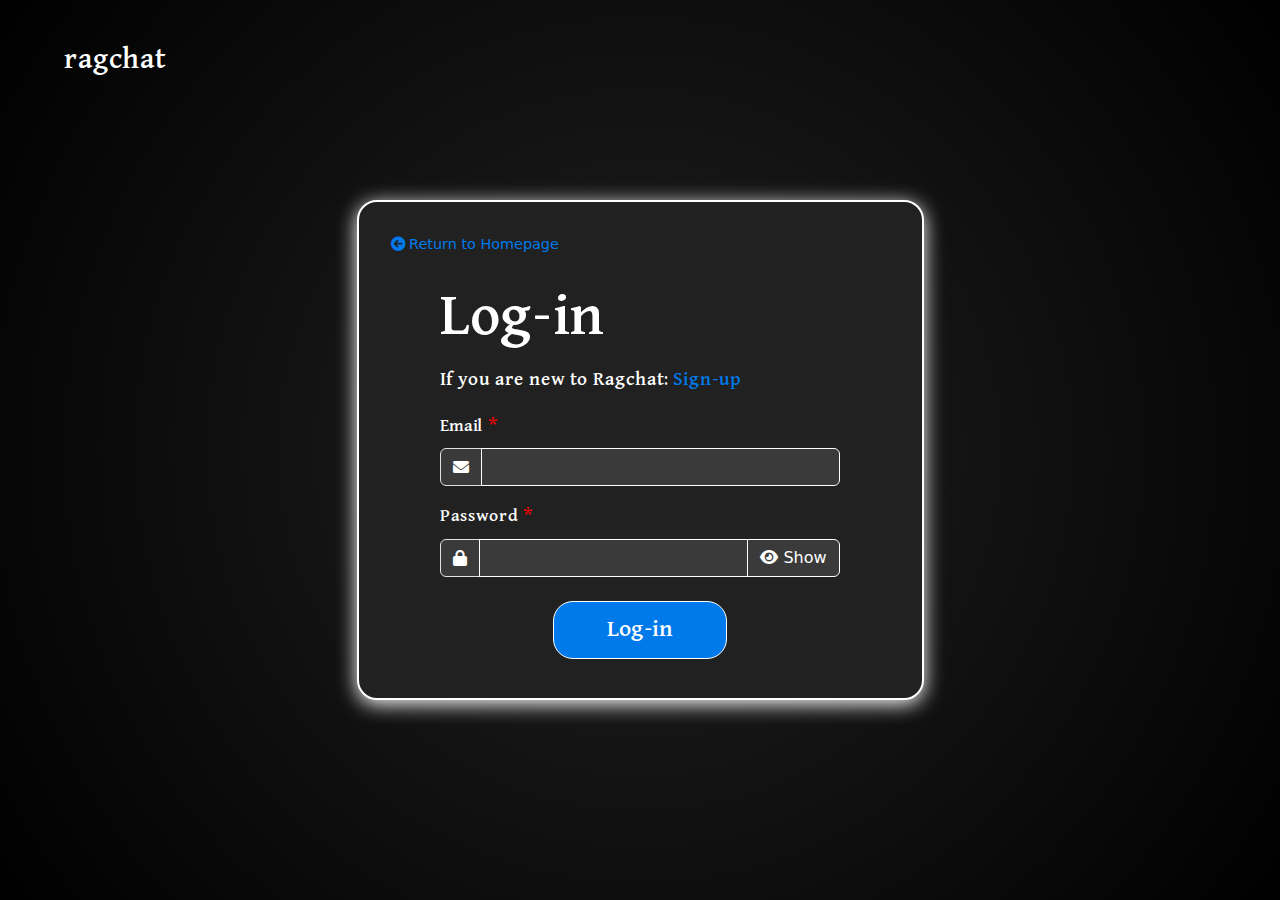
<file: templates/log_in.html>
<!DOCTYPE html>
<html lang="en">
<head>
    <meta charset="UTF-8">
    <meta name="viewport" content="width=device-width, initial-scale=1.0">
    <link rel = "stylesheet" type = "text/css" href = "/static/css/log_in.css">
    <link href="https://cdn.jsdelivr.net/npm/bootstrap@5.3.0-alpha3/dist/css/bootstrap.min.css" rel="stylesheet">
    <link href="https://cdnjs.cloudflare.com/ajax/libs/font-awesome/6.0.0-beta3/css/all.min.css" rel="stylesheet">
    <link rel="preconnect" href="https://fonts.googleapis.com">
    <link rel="preconnect" href="https://fonts.gstatic.com" crossorigin>
    <link href="https://fonts.googleapis.com/css2?family=Dai+Banna+SIL:ital,wght@0,300;0,400;0,500;0,600;0,700;1,300;1,400;1,500;1,600;1,700&display=swap" rel="stylesheet">
    <title> Log In | Ragchat</title>
</head>
<body>
    <div class="logo d-flex align-items-center">
        <div class="logo-text dai-banna-sil-medium">ragchat</div>
    </div>
    <div class="login-card">
        <!-- Logo and Return Link -->
        <div class="d-flex justify-content-between align-items-center mb-4">
          <a href="index.html" class="return-link">
            <i class="fa-solid fa-circle-arrow-left"></i> Return to Homepage
          </a>
        </div>
    
        <!-- Sign-up Title -->
        <h1 class="login-title dai-banna-sil-medium">Log-in</h1>
        <p class="dai-banna-sil-medium signup-redirect">If you are new to Ragchat: <a href="sign_up.html" class="signup-text">Sign-up</a></p>
    
        <!-- Form -->
        <form>
         
    
          <!-- Email Field -->
          <div class="mb-3 user-info-form">
            <label for="email" class="form-label dai-banna-sil-medium required">Email</label>
            <div class="input-group">
              <span class="input-group-text" style="background-color:#3a3a3a;color:white;">
                <i class="fas fa-envelope"></i>
              </span>
              <input type="email" class="form-control dai-banna-sil-medium" id="email" required>
            </div>
          </div>
    
          <!-- Password Field -->
          <div class="mb-3 user-info-form">
            <label for="password" class="form-label dai-banna-sil-medium required">Password</label>
            <div class="input-group">
              <span class="input-group-text" style="background-color:#3a3a3a;color:white;">
                <i class="fas fa-lock"></i>
              </span>
              <input type="password" class="form-control" id="password" required>
              <button type="button" class="btn btn-outline-secondary" style = "background-color:#3a3a3a; border:1px solid white;"onclick="togglePassword()">
                <i class="fas fa-eye"></i> <span>Show</span>
              </button>
            </div>
          </div>
    
          <div class="d-grid mt-4 login-container">
            <button type="submit" class="btn btn-login"><p class="dai-banna-sil-medium">Log-in</p></button>
          </div>
        </form>
      </div>
    <script src = "/static/js/main.js"></script>
    <script src="https://cdn.jsdelivr.net/npm/bootstrap@5.3.3/dist/js/bootstrap.min.js" integrity="sha384-0pUGZvbkm6XF6gxjEnlmuGrJXVbNuzT9qBBavbLwCsOGabYfZo0T0to5eqruptLy" crossorigin="anonymous"></script>
</body>
</html>
</file>
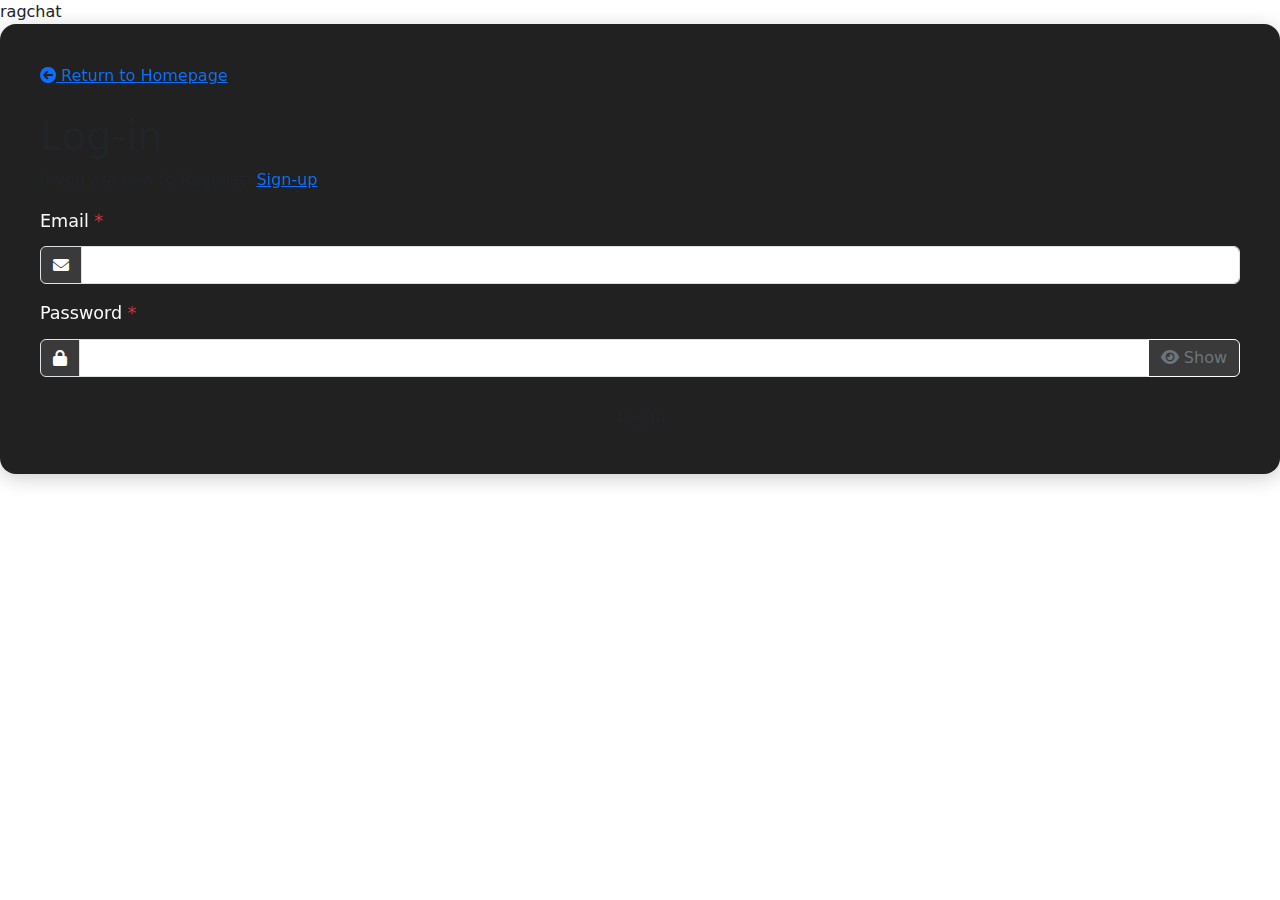
<file: templates/login.html>
<!DOCTYPE html>
<html lang="en">
<head>
    <meta charset="UTF-8">
    <meta name="viewport" content="width=device-width, initial-scale=1.0">
    <link rel = "stylesheet" type = "text/css" href = "/static/css/login.css">
    <link href="https://cdn.jsdelivr.net/npm/bootstrap@5.3.0-alpha3/dist/css/bootstrap.min.css" rel="stylesheet">
    <link href="https://cdnjs.cloudflare.com/ajax/libs/font-awesome/6.0.0-beta3/css/all.min.css" rel="stylesheet">
    <link rel="preconnect" href="https://fonts.googleapis.com">
    <link rel="preconnect" href="https://fonts.gstatic.com" crossorigin>
    <link href="https://fonts.googleapis.com/css2?family=Dai+Banna+SIL:ital,wght@0,300;0,400;0,500;0,600;0,700;1,300;1,400;1,500;1,600;1,700&display=swap" rel="stylesheet">
    <title> Log In | Ragchat</title>
</head>
<body>
    <div class="logo d-flex align-items-center">
        <div class="logo-text dai-banna-sil-medium">ragchat</div>
    </div>
    <div class="login-card">
        <!-- Logo and Return Link -->
        <div class="d-flex justify-content-between align-items-center mb-4">
          <a href="/" class="return-link">
            <i class="fa-solid fa-circle-arrow-left"></i> Return to Homepage
          </a>
        </div>
    
        <!-- Sign-up Title -->
        <h1 class="login-title dai-banna-sil-medium">Log-in</h1>
        <p class="dai-banna-sil-medium signup-redirect">If you are new to Ragchat: <a href="/signup" class="signup-text">Sign-up</a></p>
    
        <!-- Form -->
        <form>
         
    
          <!-- Email Field -->
          <div class="mb-3 user-info-form">
            <label for="email" class="form-label dai-banna-sil-medium required">Email</label>
            <div class="input-group">
              <span class="input-group-text" style="background-color:#3a3a3a;color:white;">
                <i class="fas fa-envelope"></i>
              </span>
              <input type="email" class="form-control dai-banna-sil-medium" id="email" required>
            </div>
          </div>
    
          <!-- Password Field -->
          <div class="mb-3 user-info-form">
            <label for="password" class="form-label dai-banna-sil-medium required">Password</label>
            <div class="input-group">
              <span class="input-group-text" style="background-color:#3a3a3a;color:white;">
                <i class="fas fa-lock"></i>
              </span>
              <input type="password" class="form-control" id="password" required>
              <button type="button" class="btn btn-outline-secondary" style = "background-color:#3a3a3a; border:1px solid white;"onclick="togglePassword()">
                <i class="fas fa-eye"></i> <span>Show</span>
              </button>
            </div>
          </div>
    
          <div class="d-grid mt-4 login-container">
            <button type="submit" class="btn btn-login"><p class="dai-banna-sil-medium">Log-in</p></button>
          </div>
        </form>
      </div>
    <script src="https://cdn.jsdelivr.net/npm/bootstrap@5.3.3/dist/js/bootstrap.min.js" integrity="sha384-0pUGZvbkm6XF6gxjEnlmuGrJXVbNuzT9qBBavbLwCsOGabYfZo0T0to5eqruptLy" crossorigin="anonymous"></script>
</body>
</html>
</file>
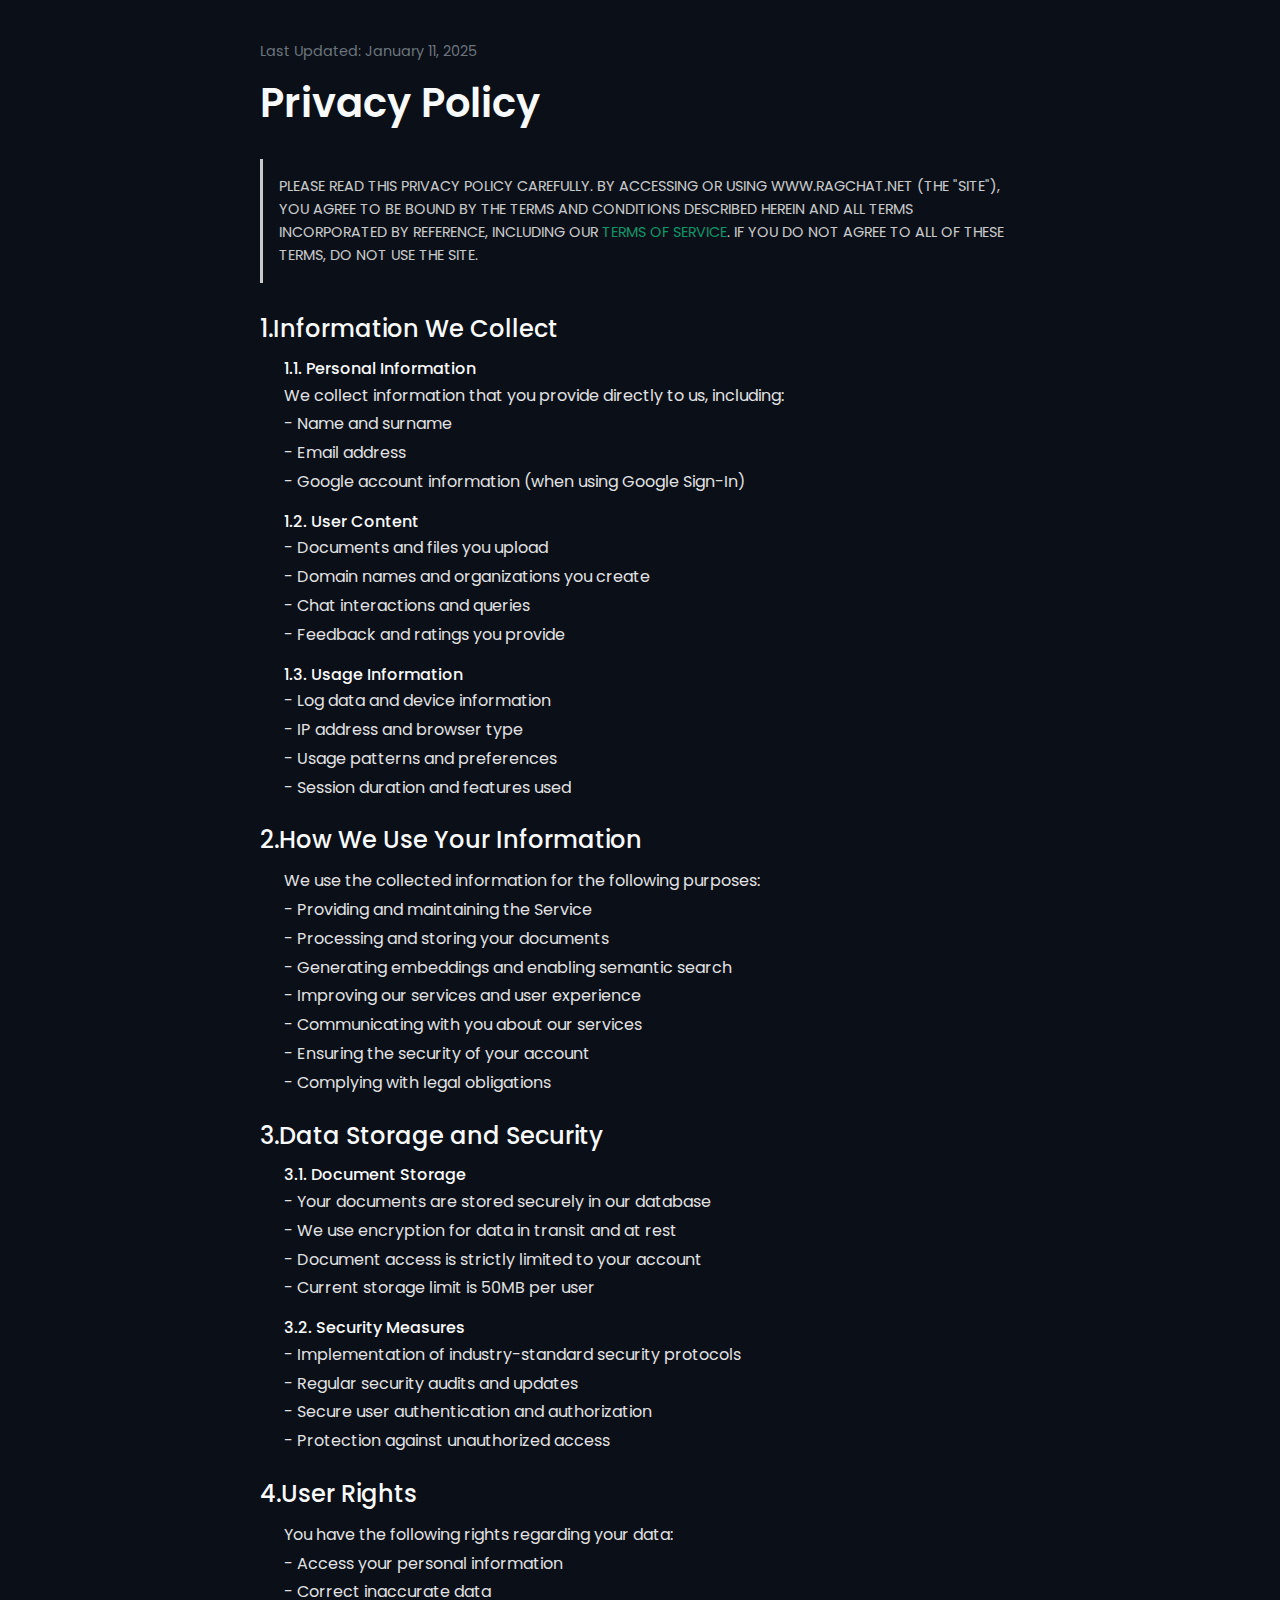
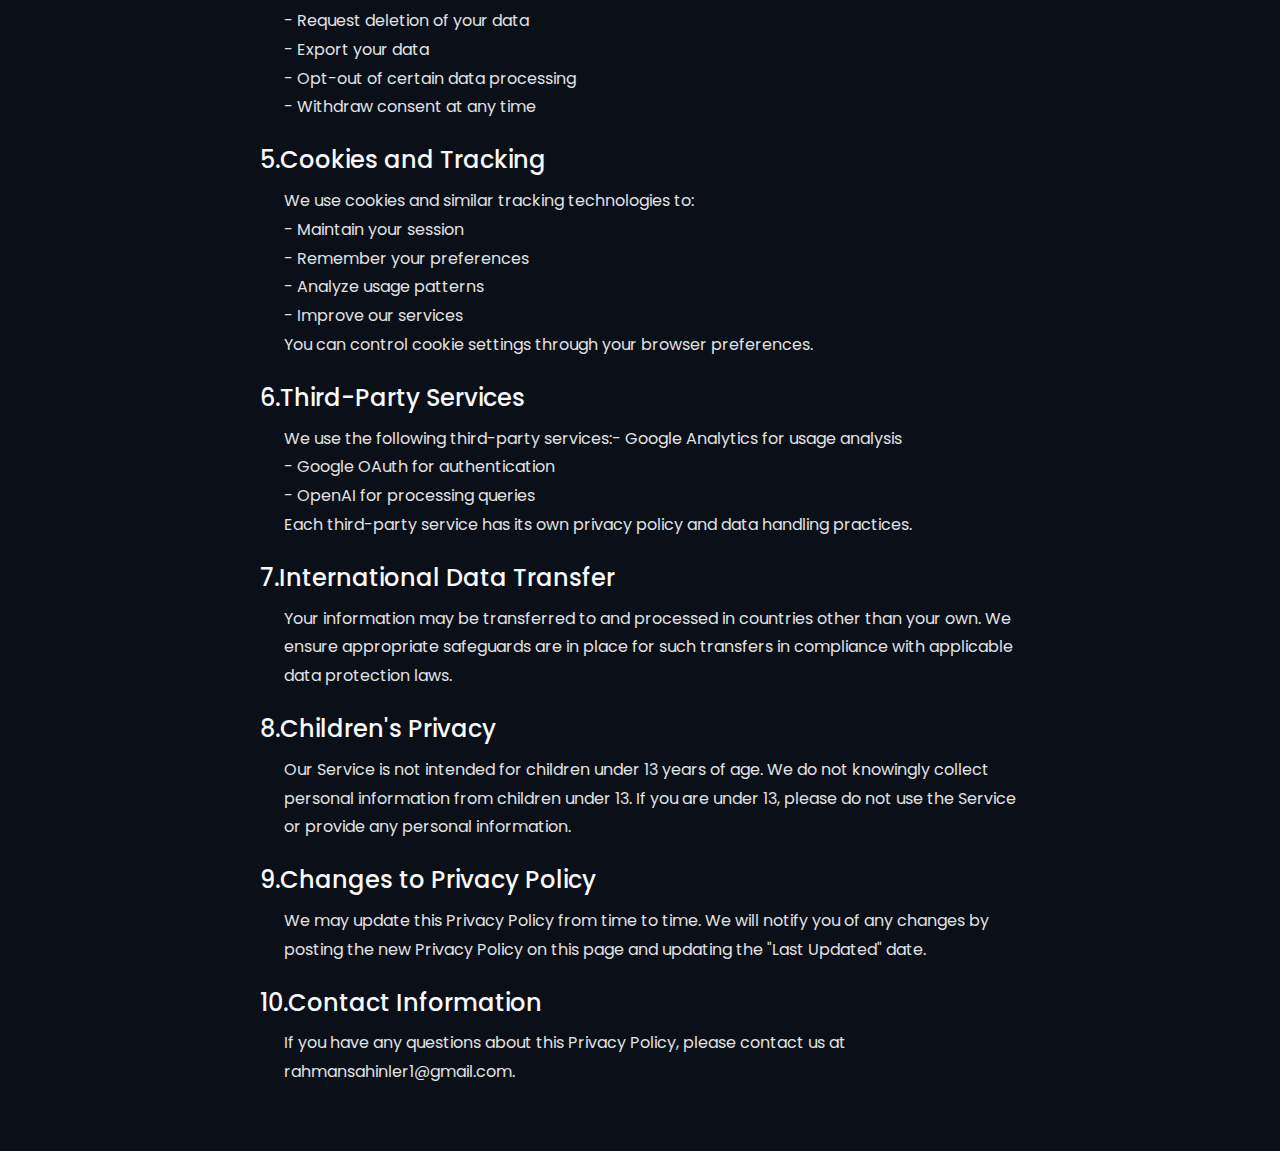
<file: templates/privacy.html>
<!DOCTYPE html>
<html lang="en">
<head>
    <!-- Google tag (gtag.js) -->
    <script async src="https://www.googletagmanager.com/gtag/js?id=G-HYM6103YPL"></script>
    <script>
    window.dataLayer = window.dataLayer || [];
    function gtag(){dataLayer.push(arguments);}
    gtag('js', new Date());

    gtag('config', 'G-HYM6103YPL');
    </script>

    <meta charset="UTF-8">
    <meta name="viewport" content="width=device-width, initial-scale=1.0">
    <title>Privacy Policy</title>

    <!-- Favicon -->
    <link rel="apple-touch-icon" sizes="180x180" href="/static/favicon/apple-touch-icon.png">
    <link rel="icon" type="image/png" sizes="32x32" href="/static/favicon/favicon-32x32.png">
    <link rel="icon" type="image/png" sizes="16x16" href="/static/favicon/favicon-16x16.png">
    <link rel="manifest" href="/static/favicon/site.webmanifest">

    <!-- Bootstrap -->
    <link href="https://cdn.jsdelivr.net/npm/bootstrap@5.3.3/dist/css/bootstrap.min.css" rel="stylesheet">

    <!-- External -->
    <link href="https://fonts.googleapis.com/css2?family=Poppins:wght@400;500;600&display=swap" rel="stylesheet">
    <link rel="stylesheet" href="../static/css/privacy.css">
</head>
<body>
    <div class="terms-container">
        <div class="last-updated">Last Updated: January 11, 2025</div>
        <h1 class="terms-header">Privacy Policy</h1>

        <div class="warning-text">PLEASE READ THIS PRIVACY POLICY CAREFULLY. BY ACCESSING OR USING WWW.RAGCHAT.NET (THE "SITE"), YOU AGREE TO BE BOUND BY THE TERMS AND CONDITIONS DESCRIBED HEREIN AND ALL TERMS INCORPORATED BY REFERENCE, INCLUDING OUR <a href="/terms">TERMS OF SERVICE</a>. IF YOU DO NOT AGREE TO ALL OF THESE TERMS, DO NOT USE THE SITE.</div>

        <div class="terms-section">
            <h2 class="section-header"><span class="section-number">1.</span>Information We Collect</h2>
            <div class="subsection">1.1. Personal Information</div>
            <div class="section-content">We collect information that you provide directly to us, including:
- Name and surname
- Email address
- Google account information (when using Google Sign-In)</div>
            <div class="subsection">1.2. User Content</div><div class="section-content">- Documents and files you upload
- Domain names and organizations you create
- Chat interactions and queries
- Feedback and ratings you provide</div>
            <div class="subsection">1.3. Usage Information</div><div class="section-content">- Log data and device information
- IP address and browser type
- Usage patterns and preferences
- Session duration and features used</div>
        </div>

        <div class="terms-section">
            <h2 class="section-header"><span class="section-number">2.</span>How We Use Your Information</h2>
            <div class="section-content">We use the collected information for the following purposes:
                - Providing and maintaining the Service
- Processing and storing your documents
- Generating embeddings and enabling semantic search
- Improving our services and user experience
- Communicating with you about our services
- Ensuring the security of your account
- Complying with legal obligations</div>
        </div>

        <div class="terms-section">
            <h2 class="section-header"><span class="section-number">3.</span>Data Storage and Security</h2>
            <div class="subsection">3.1. Document Storage</div><div class="section-content">- Your documents are stored securely in our database
- We use encryption for data in transit and at rest
- Document access is strictly limited to your account
- Current storage limit is 50MB per user</div>
            <div class="subsection">3.2. Security Measures</div><div class="section-content">- Implementation of industry-standard security protocols
- Regular security audits and updates
- Secure user authentication and authorization
- Protection against unauthorized access</div>
        </div>

        <div class="terms-section">
            <h2 class="section-header"><span class="section-number">4.</span>User Rights</h2>
            <div class="section-content">You have the following rights regarding your data:
                - Access your personal information
- Correct inaccurate data
- Request deletion of your data
- Export your data
- Opt-out of certain data processing
- Withdraw consent at any time</div>
        </div>

        <div class="terms-section">
            <h2 class="section-header"><span class="section-number">5.</span>Cookies and Tracking</h2>
            <div class="section-content">We use cookies and similar tracking technologies to:
                - Maintain your session
- Remember your preferences
- Analyze usage patterns
- Improve our services
You can control cookie settings through your browser preferences.</div>
        </div>

        <div class="terms-section">
            <h2 class="section-header"><span class="section-number">6.</span>Third-Party Services</h2>
            <div class="section-content">We use the following third-party services:- Google Analytics for usage analysis
- Google OAuth for authentication
- OpenAI for processing queries
Each third-party service has its own privacy policy and data handling practices.</div>
        </div>

        <div class="terms-section">
            <h2 class="section-header"><span class="section-number">7.</span>International Data Transfer</h2>
            <div class="section-content">Your information may be transferred to and processed in countries other than your own. We ensure appropriate safeguards are in place for such transfers in compliance with applicable data protection laws.</div>
        </div>

        <div class="terms-section">
            <h2 class="section-header"><span class="section-number">8.</span>Children's Privacy</h2>
            <div class="section-content">Our Service is not intended for children under 13 years of age. We do not knowingly collect personal information from children under 13. If you are under 13, please do not use the Service or provide any personal information.</div>
        </div>

        <div class="terms-section">
            <h2 class="section-header"><span class="section-number">9.</span>Changes to Privacy Policy</h2>
            <div class="section-content">We may update this Privacy Policy from time to time. We will notify you of any changes by posting the new Privacy Policy on this page and updating the "Last Updated" date.</div>
        </div>

        <div class="terms-section">
            <h2 class="section-header"><span class="section-number">10.</span>Contact Information</h2>
            <div class="section-content">If you have any questions about this Privacy Policy, please contact us at rahmansahinler1@gmail.com.</div>
        </div>
    </div>

    <!-- Scripts -->
    <script src="/static/js/terms_privacy-initializer.js"></script>
</body>
</html>
</file>
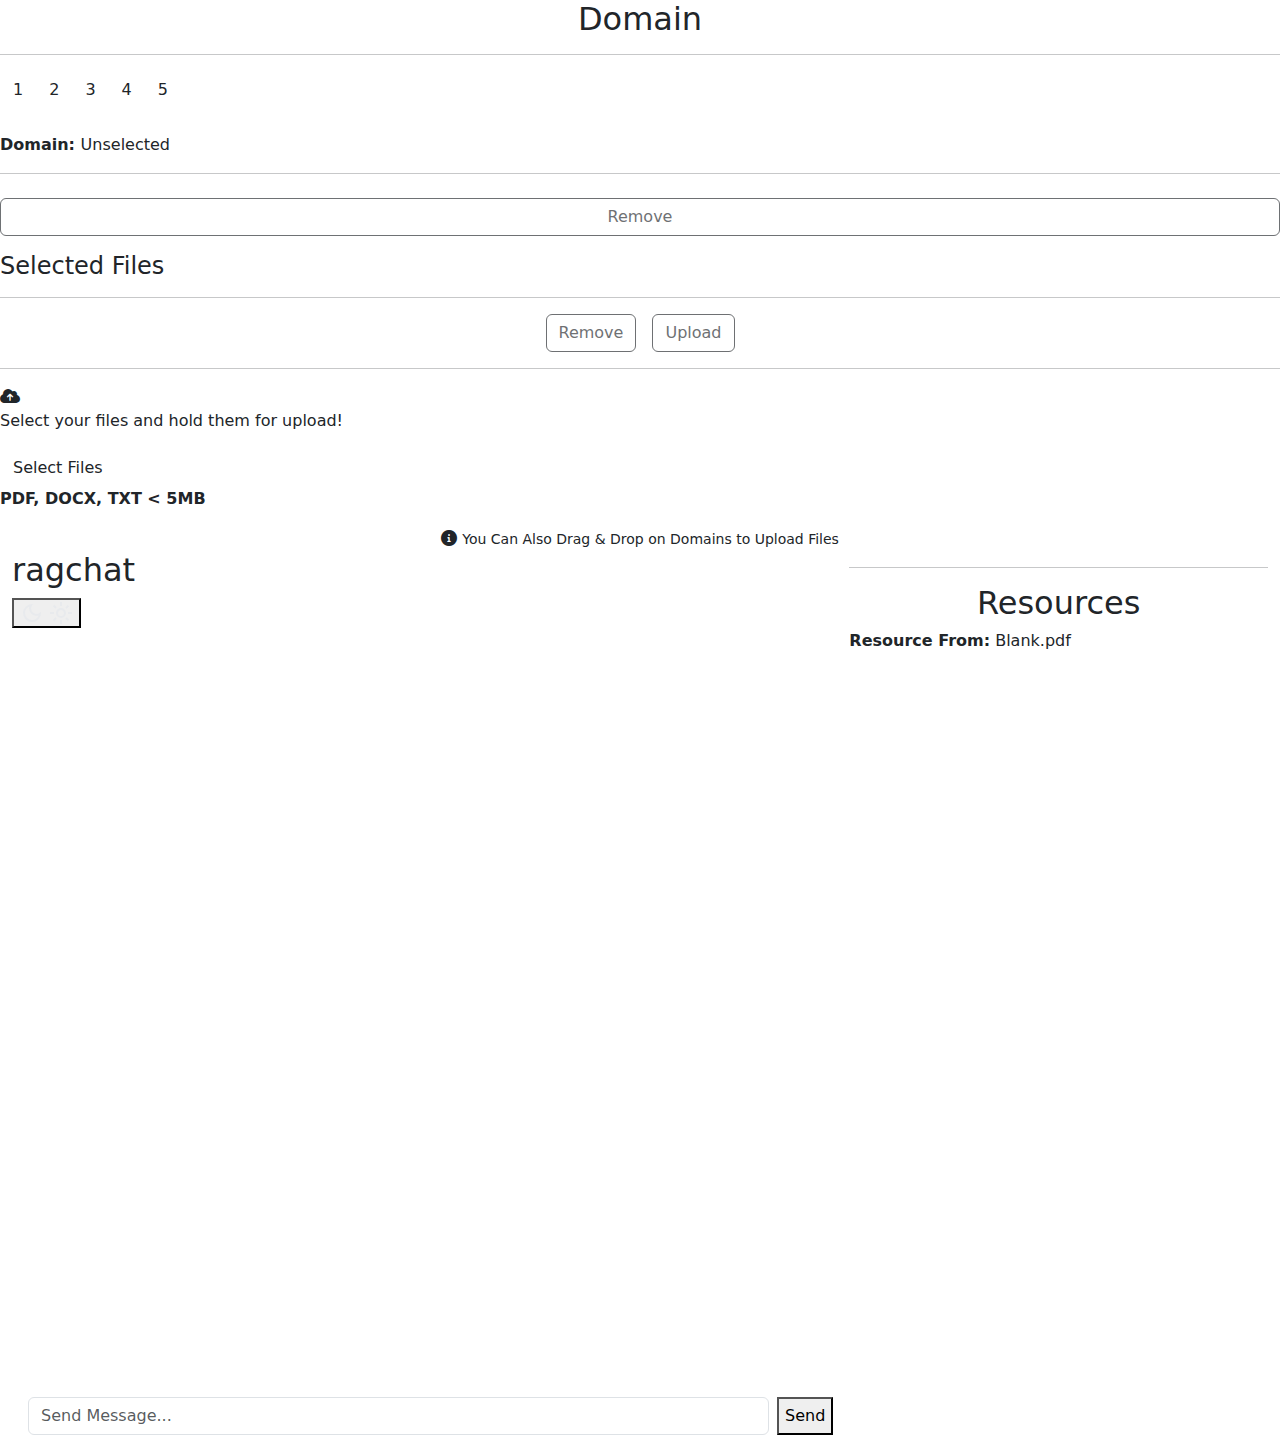
<file: templates/ragchat.html>
<!DOCTYPE html>
<html lang="en">

<head>
    <meta charset="UTF-8">
    <meta name="viewport" content="width=device-width, initial-scale=1.0">
    <link rel="stylesheet" href="../static/css/app.css">
    <link href="https://cdn.jsdelivr.net/npm/bootstrap@5.3.3/dist/css/bootstrap.min.css" rel="stylesheet"
        integrity="sha384-QWTKZyjpPEjISv5WaRU9OFeRpok6YctnYmDr5pNlyT2bRjXh0JMhjY6hW+ALEwIH" crossorigin="anonymous">
    <link rel="stylesheet" href="https://cdnjs.cloudflare.com/ajax/libs/font-awesome/6.0.0/css/all.min.css">
    <title>ragchat</title>
</head>

<body>
    <div class="sidebar">
        <div id="sidebar-seperator"></div>
        <h2 class="text-center">Domain</h2>
        <hr id="domain-hr">
        <div class="d-flex mb-2">
            <button class="btn btn-circle" id="btn-domain-number">
                <p id="domain-number">1</p>
            </button>
            <button class="btn btn-circle" id="btn-domain-number">
                <p id="domain-number">2</p>
            </button>
            <button class="btn btn-circle" id="btn-domain-number">
                <p id="domain-number">3</p>
            </button>
            <button class="btn btn-circle" id="btn-domain-number">
                <p id="domain-number">4</p>
            </button>
            <button class="btn btn-circle" id="btn-domain-number">
                <p id="domain-number">5</p>
            </button>
        </div>

        <div class="domain-info">
            <p><b>Domain: </b><span id="domain-title">Unselected</span></p>
        </div>
        <hr id="domain-info-hr">

        <div class="section-domain-files">
            <div class="domain-file-list mb-4">
                <!-- Domain file list will be populated here dynamically -->
            </div>
        </div>
        <button class="btn btn-custom w-100 mb-3" id="btn-remove-upload" disabled>Remove</button>

        <h4 id="text-selected-files">Selected Files</h4>
        <hr id="second-hr">
        <div class="section-selected-files">
            <div class="selected-file-list mb-3">
                <!-- Selected file list will be populated here dynamically -->
            </div>
        </div>
        <div class="d-flex justify-content-center mb-3" id="button-container">
            <button class="btn mx-2" id="btn-remove-selection" disabled>Remove</button>
            <button class="btn mx-2" id="btn-upload-files" disabled>Upload</button>
        </div>
        <hr id="third-hr">
        <div class="selection-section">
            <i class="fa fa-cloud-upload-alt" id="cloud-icon"></i>
            <p>Select your files and hold them for upload!</p>
            <div class="custom-file-container">
                <button id="btn-select-files" class="btn btn-custom">Select Files</button>
            </div>
            <b>
                <p>PDF, DOCX, TXT &lt; 5MB</p>
            </b>
        </div>

        <div class="mt-2 text-center" id="info-message">
            <i class="fa fa-info-circle"></i>
            <small>You Can Also Drag & Drop on Domains to Upload Files</small>
        </div>
    </div>

    <div class="container-fluid vh-100">
        <div class="row h-100 g-0">
            <!-- Chat Section -->
            <div class="col chat-section d-flex flex-column">
                <div class="d-flex justify-content-between align-items-center">
                    <div class="colored-div-chat">
                        <h2 class="ragchat-text">ragchat</h2>
                        <button id="theme-switch">
                            <svg xmlns="http://www.w3.org/2000/svg" height="24px" viewBox="0 -960 960 960" width="24px"
                                fill="#e8eaed">
                                <path
                                    d="M480-120q-150 0-255-105T120-480q0-150 105-255t255-105q14 0 27.5 1t26.5 3q-41 29-65.5 75.5T444-660q0 90 63 153t153 63q55 0 101-24.5t75-65.5q2 13 3 26.5t1 27.5q0 150-105 255T480-120Zm0-80q88 0 158-48.5T740-375q-20 5-40 8t-40 3q-123 0-209.5-86.5T364-660q0-20 3-40t8-40q-78 32-126.5 102T200-480q0 116 82 198t198 82Zm-10-270Z" />
                            </svg>
                            <svg xmlns="http://www.w3.org/2000/svg" height="24px" viewBox="0 -960 960 960" width="24px"
                                fill="#e8eaed">
                                <path
                                    d="M480-360q50 0 85-35t35-85q0-50-35-85t-85-35q-50 0-85 35t-35 85q0 50 35 85t85 35Zm0 80q-83 0-141.5-58.5T280-480q0-83 58.5-141.5T480-680q83 0 141.5 58.5T680-480q0 83-58.5 141.5T480-280ZM200-440H40v-80h160v80Zm720 0H760v-80h160v80ZM440-760v-160h80v160h-80Zm0 720v-160h80v160h-80ZM256-650l-101-97 57-59 96 100-52 56Zm492 496-97-101 53-55 101 97-57 59Zm-98-550 97-101 59 57-100 96-56-52ZM154-212l101-97 55 53-97 101-59-57Zm326-268Z" />
                            </svg>
                        </button>

                    </div>
                </div>
                <div class="chat-box flex-grow-1">

                </div>

                <!-- Input Box & Send Button -->
                <div class="d-flex p-3" id="bottom-send-tools">
                    <input type="text" class="form-control me-2" placeholder="Send Message..." id="user-input">
                    <button class="btn-send-message">Send</button>
                </div>
            </div>

            <div class="col-lg-4 col-md-3 col-sm-2 resource-section "> <!-- Smaller resources section -->
                <hr class="chat-resource-section-divider">
                <div class="colored-div-resources">
                    <h2 class="text-center">Resources</h2> <!-- Centered title -->

                </div>
                <div class="resource-list">
                    <div class="resource-item">
                        <h6><strong id="resource-from-text">Resource From:</strong> <span
                                class="document-title">Blank.pdf</span></h6>
                        <p class="description"><span class="bullet"><i class="fa-solid fa-arrow-right"></i></span>In
                            order to get a source, you need to import your document and then ask ragchat questions about
                            your document. Then ragchat will show you here the pages and text that it has taken as a
                            source.</p>
                    </div>

                </div>

            </div>
        </div>
        <input type="file" id="file-input" class="file-input" accept=".pdf,.txt,.docx" style="display: none;" multiple>
</body>
<script type="text/javascript" src="../static/js/darkmode.js" defer></script>
<script src="../static/js/app-initializer.js" defer></script>
<script src="https://cdn.jsdelivr.net/npm/bootstrap@5.3.3/dist/js/bootstrap.min.js"
    integrity="sha384-0pUGZvbkm6XF6gxjEnlmuGrJXVbNuzT9qBBavbLwCsOGabYfZo0T0to5eqruptLy"
    crossorigin="anonymous">
</script>
</html>
</file>
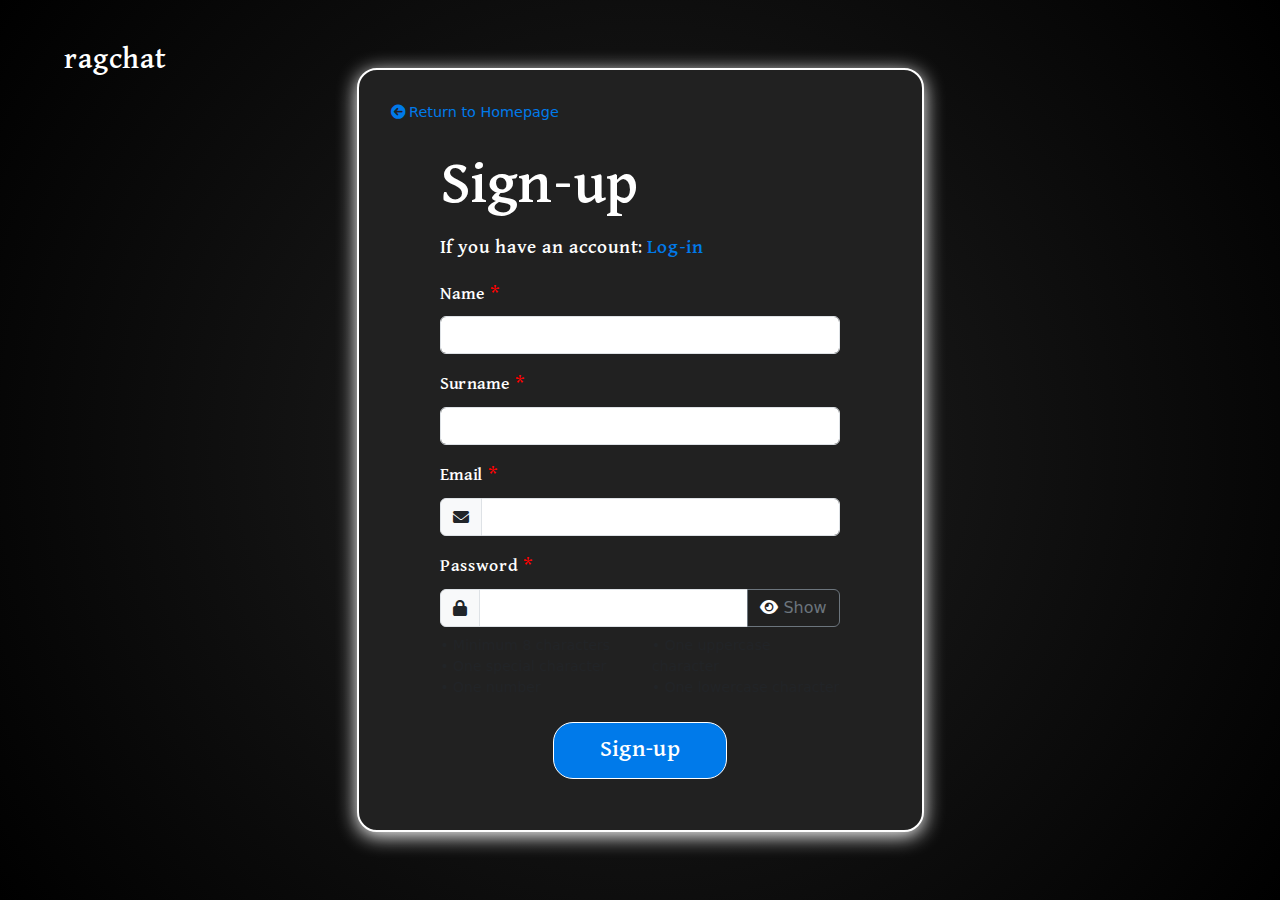
<file: templates/sign_up.html>
<!DOCTYPE html>
<html lang="en">
<head>
    <meta charset="UTF-8">
    <meta name="viewport" content="width=device-width, initial-scale=1.0">
    <link rel = "stylesheet" type = "text/css" href = "/static/css//sign_up.css">
    <link href="https://cdn.jsdelivr.net/npm/bootstrap@5.3.0-alpha3/dist/css/bootstrap.min.css" rel="stylesheet">
    <link href="https://cdnjs.cloudflare.com/ajax/libs/font-awesome/6.0.0-beta3/css/all.min.css" rel="stylesheet">
    <link rel="preconnect" href="https://fonts.googleapis.com">
    <link rel="preconnect" href="https://fonts.gstatic.com" crossorigin>
    <link href="https://fonts.googleapis.com/css2?family=Dai+Banna+SIL:ital,wght@0,300;0,400;0,500;0,600;0,700;1,300;1,400;1,500;1,600;1,700&display=swap" rel="stylesheet">
    <title> Sign Up | Ragchat </title>
</head>
<body style="background-color: #DFEEED;">
    <div class="logo d-flex align-items-center">
        <div class="logo-text dai-banna-sil-medium">ragchat</div>
    </div>
    <div class="signup-card">
        <!-- Logo and Return Link -->
        <div class="d-flex justify-content-between align-items-center mb-4">
          <a href="home.html" class="return-link">
            <i class="fa-solid fa-circle-arrow-left"></i> Return to Homepage
          </a>
        </div>
    
        <!-- Sign-up Title -->
        <h1 class="signup-title dai-banna-sil-medium">Sign-up</h1>
        <p class="dai-banna-sil-medium login-redirect">If you have an account: <a href="log_in.html" class="login-text">Log-in</a></p>
    
        <!-- Form -->
        <form>
          <!-- Name Field -->
          <div class="mb-3 user-info-form">
            <label for="name" class="form-label dai-banna-sil-medium required">Name</label>
            <input type="text" class="form-control dai-banna-sil-medium" id="name" required>
          </div>
    
          <!-- Surname Field -->
          <div class="mb-3 user-info-form">
            <label for="surname" class="form-label dai-banna-sil-medium required">Surname</label>
            <input type="text" class="form-control dai-banna-sil-medium" id="surname" required>
          </div>
    
          <!-- Email Field -->
          <div class="mb-3 user-info-form">
            <label for="email" class="form-label dai-banna-sil-medium required">Email</label>
            <div class="input-group">
              <span class="input-group-text">
                <i class="fas fa-envelope"></i>
              </span>
              <input type="email" class="form-control dai-banna-sil-medium" id="email" required>
            </div>
          </div>
    
          <!-- Password Field -->
          <div class="mb-3 user-info-form">
            <label for="password" class="form-label dai-banna-sil-medium required">Password</label>
            <div class="input-group">
              <span class="input-group-text">
                <i class="fas fa-lock"></i>
              </span>
              <input type="password" class="form-control" id="password" required>
              <button type="button" class="btn btn-outline-secondary" onclick="togglePassword()">
                <i class="fas fa-eye"></i> Show
              </button>
            </div>
            <div class="form-text form-text-small mt-2">
                <div class="row">
                    <div class="col">
                        • Minimum 8 characters <br>• One special character <br>• One number 
                    </div>
                    <div class="col">
                            • One uppercase character <br> • One lowercase character
                    </div>
                </div>        
            </div>
          </div>
    
          <div class="d-grid mt-4 signup-container">
            <button type="submit" class="btn btn-signup"><p class="dai-banna-sil-medium">Sign-up</p></button>
          </div>
        </form>
      </div>
    <script src = "/static/js/main.js"></script>
    <script src="https://cdn.jsdelivr.net/npm/bootstrap@5.3.3/dist/js/bootstrap.min.js" integrity="sha384-0pUGZvbkm6XF6gxjEnlmuGrJXVbNuzT9qBBavbLwCsOGabYfZo0T0to5eqruptLy" crossorigin="anonymous"></script>
</body>
</html>
</file>
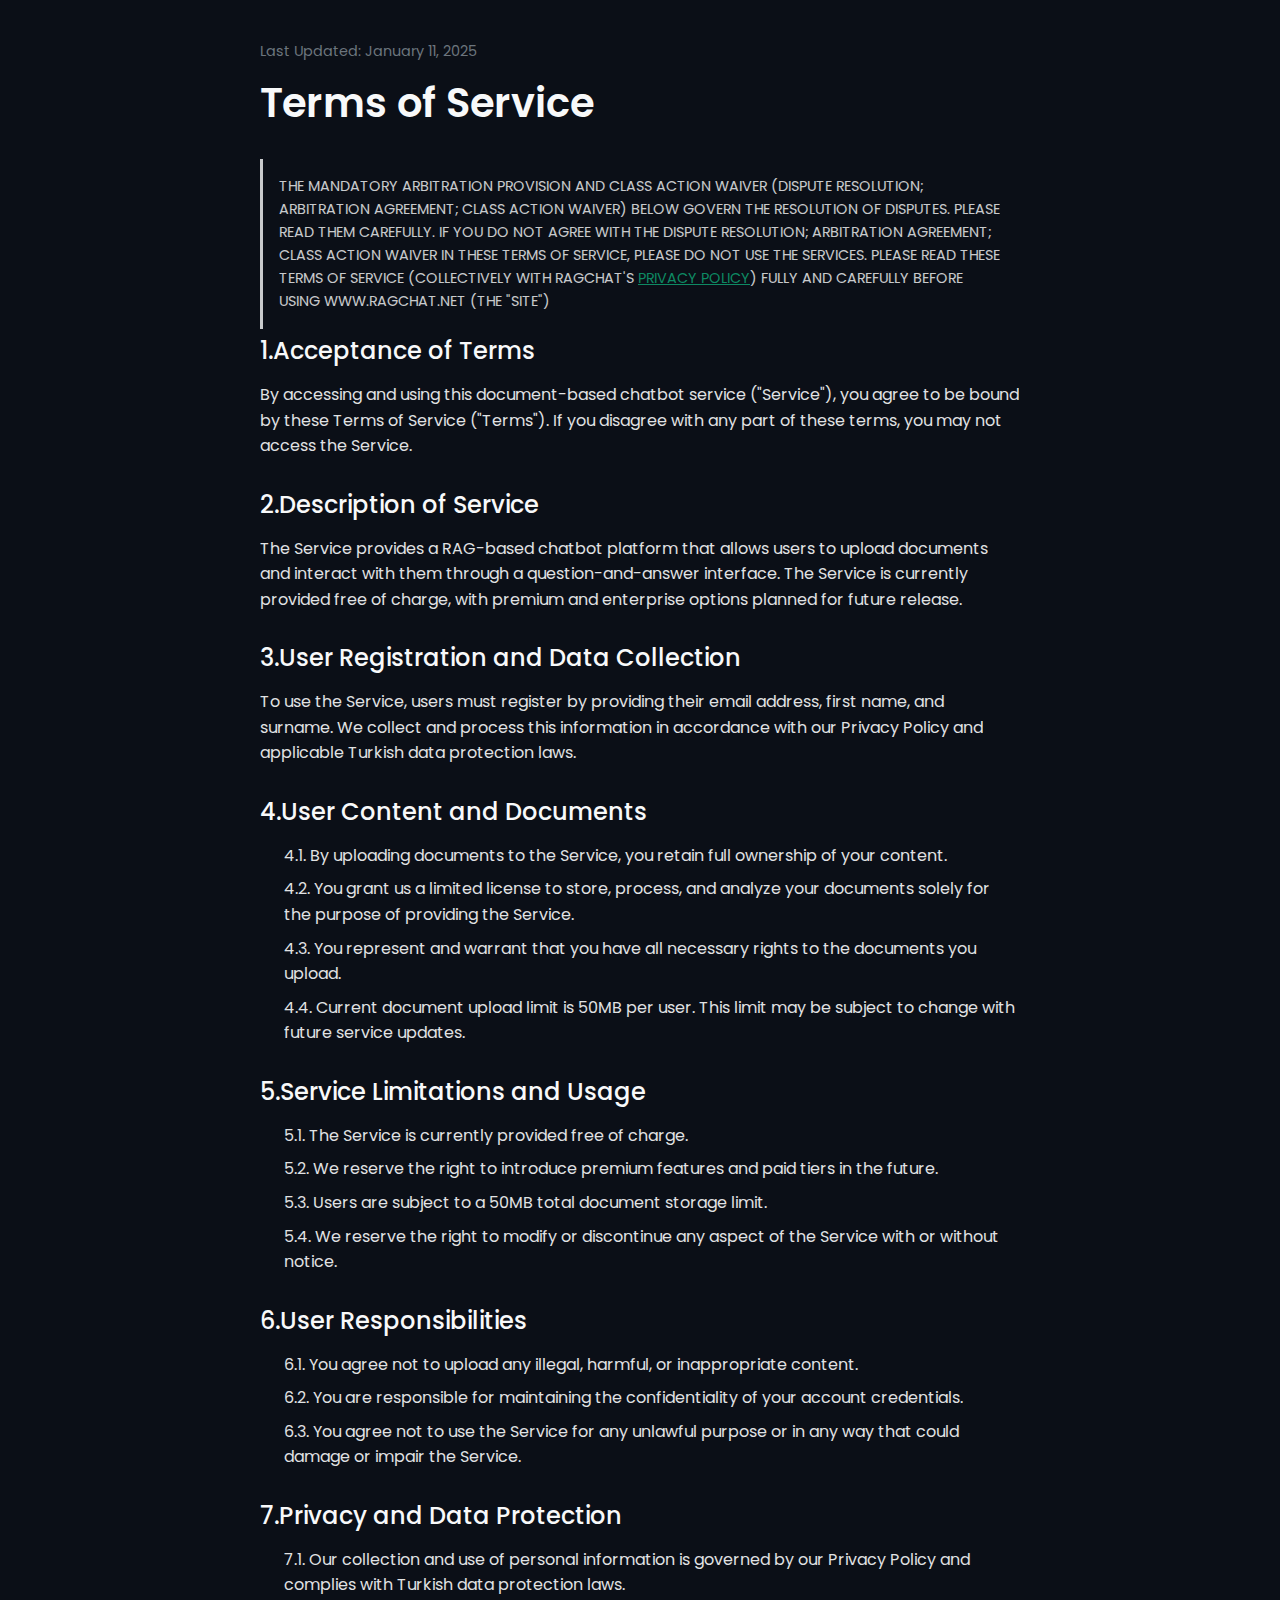
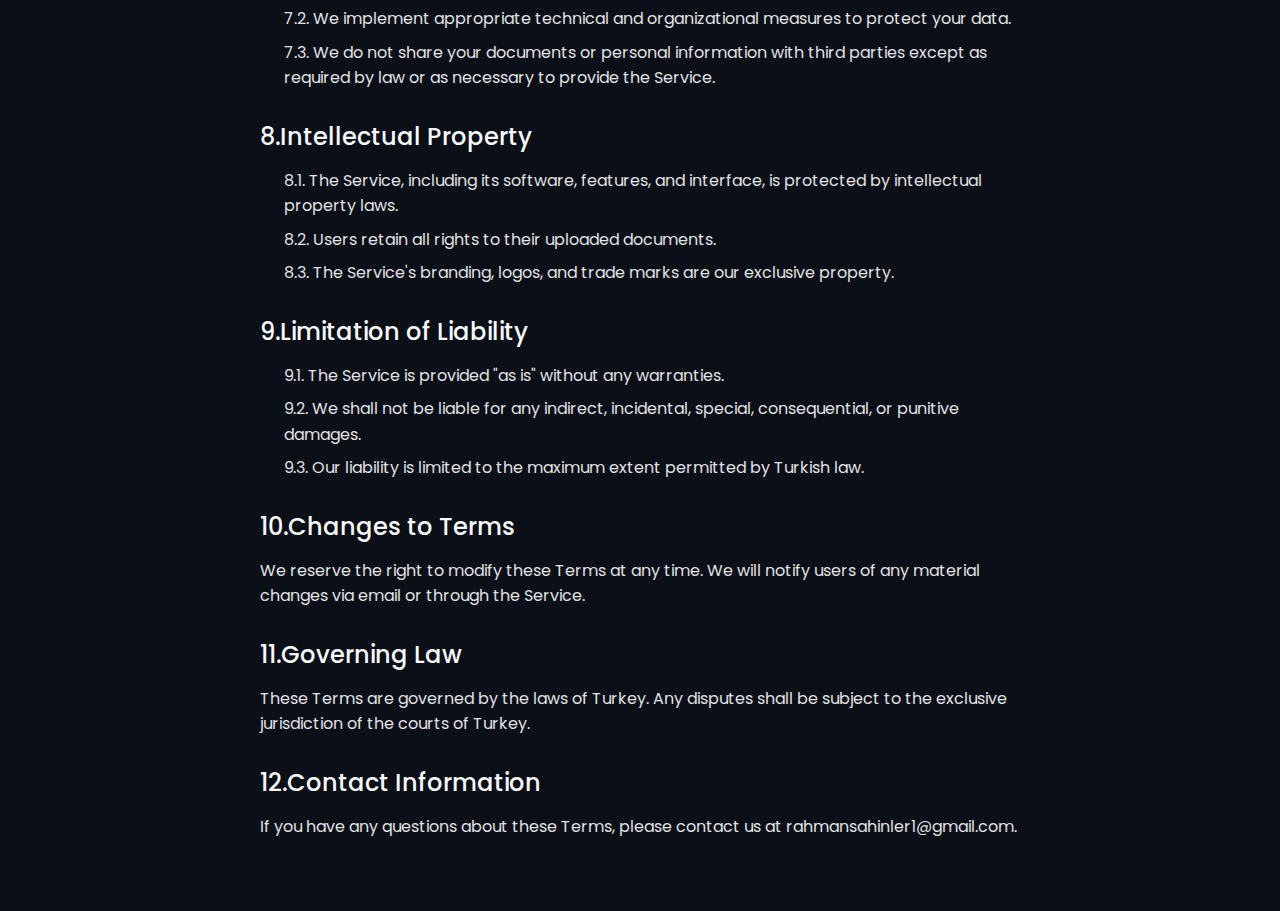
<file: templates/terms.html>
<!DOCTYPE html>
<html lang="en">
<head>
    <!-- Google tag (gtag.js) -->
    <script async src="https://www.googletagmanager.com/gtag/js?id=G-HYM6103YPL"></script>
    <script>
    window.dataLayer = window.dataLayer || [];
    function gtag(){dataLayer.push(arguments);}
    gtag('js', new Date());

    gtag('config', 'G-HYM6103YPL');
    </script>

    <meta charset="UTF-8">
    <meta name="viewport" content="width=device-width, initial-scale=1.0">
    <title>Terms of Service</title>

    <!-- Favicon -->
    <link rel="apple-touch-icon" sizes="180x180" href="/static/favicon/apple-touch-icon.png">
    <link rel="icon" type="image/png" sizes="32x32" href="/static/favicon/favicon-32x32.png">
    <link rel="icon" type="image/png" sizes="16x16" href="/static/favicon/favicon-16x16.png">
    <link rel="manifest" href="/static/favicon/site.webmanifest">

    <!-- Bootstrap -->
    <link href="https://cdn.jsdelivr.net/npm/bootstrap@5.3.3/dist/css/bootstrap.min.css" rel="stylesheet">

    <!-- External -->
    <link href="https://fonts.googleapis.com/css2?family=Poppins:wght@400;500;600&display=swap" rel="stylesheet">
    <link rel="stylesheet" href="../static/css/terms.css">
</head>

<body>
    <div class="terms-container">
        <div class="last-updated">Last Updated: January 11, 2025</div>
        <h1 class="terms-header">Terms of Service</h1>

        <div class="warning-text">
            THE MANDATORY ARBITRATION PROVISION AND CLASS ACTION WAIVER (DISPUTE RESOLUTION; ARBITRATION AGREEMENT; CLASS ACTION WAIVER) BELOW GOVERN THE RESOLUTION OF DISPUTES. PLEASE READ THEM CAREFULLY. IF YOU DO NOT AGREE WITH THE DISPUTE RESOLUTION; ARBITRATION AGREEMENT; CLASS ACTION WAIVER IN THESE TERMS OF SERVICE, PLEASE DO NOT USE THE SERVICES. 
            PLEASE READ THESE TERMS OF SERVICE (COLLECTIVELY WITH RAGCHAT'S <a href="/privacy">PRIVACY POLICY</a>) FULLY AND CAREFULLY BEFORE USING WWW.RAGCHAT.NET (THE "SITE")
        </div>
        
        <div class="terms-section">
            <h2 class="section-header"><span class="section-number">1.</span>Acceptance of Terms</h2>
            <div class="section-content">
                By accessing and using this document-based chatbot service ("Service"), you agree to be bound by these Terms of Service ("Terms"). If you disagree with any part of these terms, you may not access the Service.
            </div>
        </div>

        <div class="terms-section">
            <h2 class="section-header"><span class="section-number">2.</span>Description of Service</h2>
            <div class="section-content">
                The Service provides a RAG-based chatbot platform that allows users to upload documents and interact with them through a question-and-answer interface. The Service is currently provided free of charge, with premium and enterprise options planned for future release.
            </div>
        </div>

        <div class="terms-section">
            <h2 class="section-header"><span class="section-number">3.</span>User Registration and Data Collection</h2>
            <div class="section-content">
                To use the Service, users must register by providing their email address, first name, and surname. We collect and process this information in accordance with our Privacy Policy and applicable Turkish data protection laws.
            </div>
        </div>

        <div class="terms-section">
            <h2 class="section-header"><span class="section-number">4.</span>User Content and Documents</h2>
            <div class="section-content">
                <div class="subsection">4.1. By uploading documents to the Service, you retain full ownership of your content.</div>
                <div class="subsection">4.2. You grant us a limited license to store, process, and analyze your documents solely for the purpose of providing the Service.</div>
                <div class="subsection">4.3. You represent and warrant that you have all necessary rights to the documents you upload.</div>
                <div class="subsection">4.4. Current document upload limit is 50MB per user. This limit may be subject to change with future service updates.</div>
            </div>
        </div>

        <div class="terms-section">
            <h2 class="section-header"><span class="section-number">5.</span>Service Limitations and Usage</h2>
            <div class="section-content">
                <div class="subsection">5.1. The Service is currently provided free of charge.</div>
                <div class="subsection">5.2. We reserve the right to introduce premium features and paid tiers in the future.</div>
                <div class="subsection">5.3. Users are subject to a 50MB total document storage limit.</div>
                <div class="subsection">5.4. We reserve the right to modify or discontinue any aspect of the Service with or without notice.</div>
            </div>
        </div>

        <div class="terms-section">
            <h2 class="section-header"><span class="section-number">6.</span>User Responsibilities</h2>
            <div class="section-content">
                <div class="subsection">6.1. You agree not to upload any illegal, harmful, or inappropriate content.</div>
                <div class="subsection">6.2. You are responsible for maintaining the confidentiality of your account credentials.</div>
                <div class="subsection">6.3. You agree not to use the Service for any unlawful purpose or in any way that could damage or impair the Service.</div>
            </div>
        </div>

        <div class="terms-section">
            <h2 class="section-header"><span class="section-number">7.</span>Privacy and Data Protection</h2>
            <div class="section-content">
                <div class="subsection">7.1. Our collection and use of personal information is governed by our Privacy Policy and complies with Turkish data protection laws.</div>
                <div class="subsection">7.2. We implement appropriate technical and organizational measures to protect your data.</div>
                <div class="subsection">7.3. We do not share your documents or personal information with third parties except as required by law or as necessary to provide the Service.</div>
            </div>
        </div>

        <div class="terms-section">
            <h2 class="section-header"><span class="section-number">8.</span>Intellectual Property</h2>
            <div class="section-content">
                <div class="subsection">8.1. The Service, including its software, features, and interface, is protected by intellectual property laws.</div>
                <div class="subsection">8.2. Users retain all rights to their uploaded documents.</div>
                <div class="subsection">8.3. The Service's branding, logos, and trade marks are our exclusive property.</div>
            </div>
        </div>

        <div class="terms-section">
            <h2 class="section-header"><span class="section-number">9.</span>Limitation of Liability</h2>
            <div class="section-content">
                <div class="subsection">9.1. The Service is provided "as is" without any warranties.</div>
                <div class="subsection">9.2. We shall not be liable for any indirect, incidental, special, consequential, or punitive damages.</div>
                <div class="subsection">9.3. Our liability is limited to the maximum extent permitted by Turkish law.</div>
            </div>
        </div>

        <div class="terms-section">
            <h2 class="section-header"><span class="section-number">10.</span>Changes to Terms</h2>
            <div class="section-content">
                We reserve the right to modify these Terms at any time. We will notify users of any material changes via email or through the Service.
            </div>
        </div>

        <div class="terms-section">
            <h2 class="section-header"><span class="section-number">11.</span>Governing Law</h2>
            <div class="section-content">
                These Terms are governed by the laws of Turkey. Any disputes shall be subject to the exclusive jurisdiction of the courts of Turkey.
            </div>
        </div>

        <div class="terms-section">
            <h2 class="section-header"><span class="section-number">12.</span>Contact Information</h2>
            <div class="section-content">
                If you have any questions about these Terms, please contact us at rahmansahinler1@gmail.com.
            </div>
        </div>
    </div>

    <!-- Scripts -->
    <script src="/static/js/terms_privacy-initializer.js"></script>
</body>
</html>
</file>
<file: static/css/styles.css>
body {
  height: 100vh;
  overflow: hidden;
}

.sidebar {
  width: 245px;
  background-color: #D9D9D9;
  padding: 15px;
  position: fixed;
  height: 100vh;

}
.chat-section {
  margin-left: 245px; 
  display: flex;
  flex-direction: column;
  flex: 4; /* Ensure it takes up available space */ 
  position: relative;
  
}

.chat-box {
  border: 1px solid #ced4da;
  border-radius: 20px;
  background-color: white;
  padding: 10px;
  display: inline-block; /* Auto-size according to the text */
  max-width: 90%; /* Prevent it from being too wide */
  word-wrap: break-word; /* Wrap text to the next line */
  margin-left: 3%; /* Close to the left */
  position: absolute;
  top: 20%;
  max-height: 60%;
  box-shadow: 2px 2px 5px rgba(0, 0, 0, 0.1);
  
}
.total-chat, .chat-box {
  height: 80%;
  overflow-y: auto;
  padding: 10px;
}
.chat-box p {
  margin: 0;
  line-height: 30px;
}

.resource-section {
  background-color: #ffffff;
  flex: 1; 
  overflow-y: auto;
  position: relative;
  left: 0; /* Remove left offset */
  margin-left: 10px;
}
#section-divider {
  height: 100%;
  background-color: black;
  opacity: 100%;
  box-shadow: 1px 1px 1px black;
  position: absolute;
  width: 2px;
  bottom: 0;
  left: -1px;
}
.btn-circle {
  width: 40px;
  height: 40px;
  border-radius: 50%;
  font-size: 18px;
  text-align: center;
}
.file-list {
  position: relative;
  bottom: 1.5%;
  margin-top: -10px; 
  height: 17%;
  max-height: 200px;
  overflow-y: auto;
}

.file-item {
  display: flex;
  align-items: center;
  margin-bottom: 8px;
  line-height: 15%;
}

.file-item input {
  margin-right: 10px;
}

.upload-section {
  border: 3px dashed #ccc;
  padding-top: 5%;
  text-align: center;
  margin-top: -20%; 
}

.upload-section .fa-cloud-upload-alt {
  font-size: 40px;
  margin-bottom: 10px;
}

#domain-hr {
  border-top: 2px solid black;
  opacity: 100%;
  box-shadow: 1px 1px 1px black;
  position: relative;
  bottom: 0.5%;
}

#second-hr {
  border-top: 1px solid black;
  opacity: 100%;
  box-shadow: 1px 1px 1px black;
  position: relative;
}

#upload-hr {
  border-top: 2px solid black;
  opacity: 100%;
  box-shadow: 1px 1px 1px black;
  position: relative;
}
#user-msg-text {
  font-weight: bold;
}
.box-user-msg {
  background-color: #D9D9D9;
  width: auto;
  max-width: 80%; /* Prevent it from being too wide */
  padding: 10px;
  margin: 10px;
  text-align: center;
  position: absolute; /* Position it absolutely within the chat section */
  bottom: 80%;
  right: 1%; /* Slight gap from the right */
  border-radius: 10px;
  box-shadow: 2px 2px 5px rgba(0, 0, 0, 0.1);
  background-color: #5CDBF6;
  height: 5%;
}
#send-message-box {
  flex: 1; /* Allow it to grow and shrink */
  padding: 10px;
  background-color: #D9D9D9;
  border-top: 2px solid black;
  border: none;
  border-radius: 10px;
}
.btn-send {
  border-radius: 10px;
  box-shadow: 2px 2px 5px rgba(0, 0, 0, 0.1);
  background-color: #5CDBF6;
  border: none;
  width: 20%;
}
#bottom-send-tools {
  display: flex;
  align-items: center;
  position: absolute;
  left: 48%;
  transform: translateX(-50%);
  width: 87%; /* Adjust width as needed */
  bottom: 0;
  background-color: white;
}
#sidebar-seperator {
  width: 2px;
  height: 100%;
  background-color: black;
  border-top: 2px solid black;
  opacity: 100%;
  box-shadow: 1px 1px 1px black;
  position: absolute;
  right: 0;
  top: 0;
}

#domain-remove {
  position: relative;
  bottom: 3%;
}

#btn-domain-number {
  background-color: transparent;
  border: 2px solid black;
  font-size: 30px;
  margin: auto;
  position: relative;
  margin-bottom: 10%;
}

#btn-domain-number:hover {
  background-color: black;
  color: white;
}

#domain-number {
  position: relative;
  -webkit-transform: translate(10%, -25%);
  transform: translate(10%, -25%);
  right: 20%;
}

.section-chosen-files {
  position: relative;
  bottom: 4%;
  margin-top: -10px; 
  height: 13%;
  overflow-y: auto;
}

.chosen-files-list {
  align-items: center;
  margin-bottom: 8px;
  line-height: 15%;
}

#text-chosen-files {
  position: relative;
  bottom: 3.5%;
}

#second-hr {
  position: relative;
  bottom: 5%;
}

.domain-info {
  position: relative;
  bottom: 2%;
}

#domain-info-hr {
  border-top: 1px solid black;
  opacity: 100%;
  box-shadow: 1px 1px 1px black;
  margin-bottom: 3%;
  position: relative;
  bottom: 3.5%;
}

#btn-select-file {
  background-color: black;
  color: white;
  border: 2px solid black;
  margin-bottom: 5%;
}

#btn-remove, #btn-add {
  width: 50%; 
  position: relative;
  margin-bottom: 10%;
}

#button-container {
  position: relative;
  bottom: 3%;
}

#info-message {
  margin-top: -10px;
}

.domain-info p {
  white-space: nowrap;
  overflow: hidden;
  text-overflow: ellipsis;
  max-width: 100%;
}

.empty-message {
  display: none;
  color: #888;
  text-align: center;
  margin-top: 10px;
}
.box {
  display: flex;
  justify-content: center;
  align-items: center;
  height: 100vh;
  background-color: #4ae0c7;
  margin: 0;
}
</file>
<file: static/css/chat.css>
body {
  height: 100vh;
  overflow:visible;
}


/* Sidebar styling start point*/


.sidebar {
  width: 245px;
  background-color: #D9D9D9;
  padding: 15px;
  position: fixed;
  height: 100vh;
}
.resource-section {
  max-width: 50%; /* Adjust as needed */
  overflow-y: auto;
}

.btn-circle {
  width: 40px;
  height: 40px;
  border-radius: 50%;
  font-size: 18px;
  text-align: center;
}
.file-list {
  position: relative;
  bottom: 1.5%;
  margin-top: -10px; 
  height: 17%;
  max-height: 200px;
  overflow-y: auto;
}

.file-item {
  display: flex;
  align-items: center;
  margin-bottom: 8px;
  line-height: 15%;
}

.file-item input {
  margin-right: 10px;
}

.upload-section {
  border: 3px dashed #ccc;
  padding-top: 5%;
  text-align: center;
  margin-top: -20%; 
}

.upload-section .fa-cloud-upload-alt {
  font-size: 40px;
  margin-bottom: 10px;
}

#domain-hr {
  border-top: 2px solid black;
  opacity: 100%;
  box-shadow: 1px 1px 1px black;
  position: relative;
  bottom: 0.5%;
}

#second-hr {
  border-top: 1px solid black;
  opacity: 100%;
  box-shadow: 1px 1px 1px black;
  position: relative;
}

#upload-hr {
  border-top: 2px solid black;
  opacity: 100%;
  box-shadow: 1px 1px 1px black;
  position: relative;
}
#sidebar-seperator {
  width: 2px;
  height: 100%;
  background-color: black;
  border-top: 2px solid black;
  opacity: 100%;
  box-shadow: 1px 1px 1px black;
  position: absolute;
  right: 0;
  top: 0;
}

#domain-remove {
  position: relative;
  bottom: 3%;
}

#btn-domain-number {
  background-color: transparent;
  border: 2px solid black;
  font-size: 30px;
  margin: auto;
  position: relative;
  margin-bottom: 10%;
}

#btn-domain-number:hover {
  background-color: black;
  color: white;
}

#domain-number {
  position: relative;
  -webkit-transform: translate(10%, -25%);
  transform: translate(10%, -25%);
  right: 20%;
}

.section-chosen-files {
  position: relative;
  bottom: 4%;
  margin-top: -10px; 
  height: 13%;
  overflow-y: auto;
}

.chosen-files-list {
  align-items: center;
  margin-bottom: 8px;
  line-height: 15%;
}

#text-chosen-files {
  position: relative;
  bottom: 3.5%;
}

#second-hr {
  position: relative;
  bottom: 5%;
}

.domain-info {
  position: relative;
  bottom: 2%;
}

#domain-info-hr {
  border-top: 1px solid black;
  opacity: 100%;
  box-shadow: 1px 1px 1px black;
  margin-bottom: 3%;
  position: relative;
  bottom: 3.5%;
}

#btn-select-file {
  background-color: black;
  color: white;
  border: 2px solid black;
  margin-bottom: 5%;
}

#btn-remove, #btn-add {
  width: 50%; 
  position: relative;
  margin-bottom: 10%;
}

#button-container {
  position: relative;
  bottom: 3%;
}

#info-message {
  margin-top: -10px;
}
.domain-info p {
  white-space: nowrap;
  overflow: hidden;
  text-overflow: ellipsis;
  max-width: 100%;
}
.empty-message {
  display: none;
  color: #888;
  text-align: center;
  margin-top: 10px;
}


/* Header styling for chat and resources */
.colored-div-chat,
.colored-div-resources {
  background-color: #D9D9D9; /* Set background color */
  padding: 20px; /* Increased padding for more space inside the header */
  margin-bottom: 3.5%; /* Space below the header */
  border-radius: 8px; /* Rounded corners for a softer look */
  box-shadow: 0 2px 5px rgba(0, 0, 0, 0.1); /* Optional: adds a subtle shadow */
  width: 100%; /* Make the header take the full width */
  height: 80px; /* Fixed height for the header */
  display: flex; /* Use flex to center content */
  align-items: center; /* Center items vertically */
  justify-content: center; /* Center items horizontally */
}

/* Optional: Center text inside headers */
.colored-div-chat h2,
.colored-div-resources h2 {
  margin: 0; /* Remove default margin */
  text-align: center; /* Center the text */
}

/* Chat section adjustments */
.chat-section {
  margin-left: 245px; 
  position: relative;
  display: flex;
  flex-direction: column;
  height: 100%;
}

/* General chat box styling */
.chat-box {
  width: 100%;
  max-height: 80%; /* Adjust height as needed */
  overflow-y: auto; /* Makes the chat-box scrollable */
  padding: 10px;
  padding-bottom: 70px; /* Add padding to prevent overlap with the input box */
  display: flex;
  flex-direction: column;
}

/* Message box styling */
.message {
  padding: 2%;
  margin-bottom: 3%;
  border-radius: 10px;
  max-width: 80%; /* Limit the width of messages */
  word-wrap: break-word; /* Wrap long words */
  box-shadow: rgba(0, 0, 0, 0.25) 0px 54px 55px, rgba(0, 0, 0, 0.12) 0px -12px 30px, rgba(0, 0, 0, 0.12) 0px 4px 6px, rgba(0, 0, 0, 0.17) 0px 12px 13px, rgba(0, 0, 0, 0.09) 0px -3px 5px;
}

.user-message {
  background-color: #b2fbf2; /* Light green for user messages */
  align-self: flex-end; /* Aligns to the right */
  font-size: 18px;
  font-weight: bold;
}

.bot-message {
  background-color: #FFFFFF; /* Light red for bot messages */
  align-self: flex-start; /* Aligns to the left */
}

/* Scrollbar styling (optional, to make it look better) */
.chat-box::-webkit-scrollbar, .resource-section::-webkit-scrollbar, .file-list::-webkit-scrollbar, .section-chosen-files::-webkit-scrollbar {
  width: 8px;
}

.chat-box::-webkit-scrollbar-thumb, .resource-section::-webkit-scrollbar-thumb, .file-list::-webkit-scrollbar-thumb, .section-chosen-files::-webkit-scrollbar-thumb {
  background-color: #888;
  border-radius: 10px;
}

.chat-box::-webkit-scrollbar-thumb:hover {
  background-color: #555;
}

#send-message-box {
  cursor: pointer;
  overflow: hidden;
  padding: 10px;
  background-color: #D9D9D9;
  border: none;
  border-radius: 10px;
  flex-grow: 1; /* Makes input box take available space */
  margin-right: 10px; /* Adds spacing between input and send button */
}

.btn-send {
  border-radius: 10px;
  background-color: #b2fbf2;
  border: none;
  padding: 10px 20px; /* Adjust for desired button size */
}

#bottom-send-tools {
  display: flex;
  align-items: center;
  background-color: white;
  padding: 10px;
  border-top: 1px solid #ddd; /* Optional: adds a divider line */
  z-index: 10;
}

#section-divider {
  width: 2px;
  height: 100%;
  background-color: black;
  border-top: 2px solid black;
  opacity: 100%;
  box-shadow: 1px 1px 1px black;
  position: absolute;
  top:0;
}
#vertical-line {
  width: 2px;
  height: 100%;
  background-color: black;
  border-top: 2px solid black;
  opacity: 100%;
  box-shadow: 1px 1px 1px black;
  position: absolute;
  right: 0;
  bottom: 0;
}
/* Resource section styling start point */
.resource-section {
  max-width: 50%;
  max-height: 98%; /* Adjust height as needed */
  overflow-y: auto;
}

.resource-item {
  margin-bottom: 1rem; /* Space underneath each resource item */
}

h6 {
  font-size: 1.2rem; /* Large font size for resource heading */
}

.document-title {
  font-size: 1rem; /* Large, but not bold font for document title */
  font-weight: normal; /* Ensure document title is not bold */
}

.description {
  font-size: 0.9rem; /* Small font for descriptions */
  line-height: 1.5; /* Improve readability */
}

.bullet {
  font-weight: bold; /* Makes the bullet arrow bold */
  margin-right: 0.5rem; /* Space between the bullet and text */
}
</file>
<file: static/css/home.css>
body {
    margin: 0;
    padding: 0;
    font-family: 'Poppins', sans-serif;
    background: hsla(0, 0%, 14%, 1);

background: radial-gradient(circle, hsla(0, 0%, 14%, 1) 0%, hsla(0, 4%, 11%, 1) 0%, hsla(0, 3%, 8%, 1) 0%, hsla(0, 0%, 9%, 1) 30%, hsla(0, 0%, 0%, 1) 100%);

background: -moz-radial-gradient(circle, hsla(0, 0%, 14%, 1) 0%, hsla(0, 4%, 11%, 1) 0%, hsla(0, 3%, 8%, 1) 0%, hsla(0, 0%, 9%, 1) 30%, hsla(0, 0%, 0%, 1) 100%);

background: -webkit-radial-gradient(circle, hsla(0, 0%, 14%, 1) 0%, hsla(0, 4%, 11%, 1) 0%, hsla(0, 3%, 8%, 1) 0%, hsla(0, 0%, 9%, 1) 30%, hsla(0, 0%, 0%, 1) 100%);

filter: progid: DXImageTransform.Microsoft.gradient( startColorstr="#232323", endColorstr="#1D1B1B", GradientType=1 );
    height: 100vh;
    color: white;
}
section {
    height: 100vh;
    /* Her bölüm tam ekran yüksekliğinde */
    padding: 20px;
}
/*   Beginning of Section 1 */

h1 {
    font-size: 60px;
    font-weight: bold;
    line-height: 150%;
}

.description {
    font-size: 30px;
}
.middle-section {
    height: 70%;
}
.brand-name {
    position: relative;
    left: 6%;
}
.btn-primary {
    background-color: #007AEA;
    border-radius: 15px;
    width: 10%;
    font-size: 18px;
}
.text-get-started {
    margin-bottom: 0;
    margin-right: 0;
}

.continue {
    font-size: 25px;
    color: white;
    position: relative;
    top: 25%;
    cursor: pointer;
    transition: color 0.2s ease;
    text-decoration: none;
}

.continue:hover {
    color: #007AEA; /* Change color on hover */
}

.continue i {
    margin-left: 10px; /* Space for icon */
}


.sign-up-btn {
    background-color: white;
    border-radius: 25px;
    font-weight: 400;
    padding: 10px 20px; /* Adjust padding to increase size */
    font-size: 1.2rem; /* Match with Log in */
}

.navbar a {
    text-decoration: none; /* Remove underline from all navbar links */
}

.social-icons a {
    color: white;
    font-size: 30px;
    padding-right: 10%;
    padding-left: 10%;
}

.navbar-brand {
    font-size: 1.5rem;
    color: #fff;
}
.navbar-links {
    font-size: 1.5rem;
    position: relative;
    font-weight: 200;
    padding:3%;
    gap: 30px;
}
login-btn:hover {
    text-decoration: underline;
}

/* End of Section 1 */


/* Beginning of Section 2-3 */

body {
    font-family: 'Poppins', sans-serif;
    background-color: #000;
    color: white;
    height: 100vh;
}

.section-wrapper {
    height: 50vh;
    display: flex;
    align-items: center;
}
.section-wrapper h2 {
    font-size: 45px;
    font-weight: 600;
    padding: 3% 0px 0px 0px;
}
.section-wrapper p {
    font-size: 25px;
    font-weight: 100;
    padding: 1.5% 0px 3% 0px;
    width: 80%;
}
.line {
    height: 2px;
    background-color: white;
    width: 100%;
    margin: 20px 0;
}

.text-wrapper {
    width: 72%;
}
.text-wrapper2 {
    width: 72%;
    float: right;
}
.left-align {
    text-align: left;
    margin-left: 5%; /* Sola yakınlaştırma */
}
.right-align {
    text-align: left;
}
.right-align-wrapper {
    display: flex;
    justify-content: flex-end; /* İkinci section sağa hizalanacak */
    margin-right: 5%;
}

/* End of Section 2-3 */

/* Beginning of Section 4 */

.text-warning {
    font-size: 60px;
    margin-top: 5%;
    padding: 0px 0px 0px 4%;
}
.card {
    background-color: #363333;
    border-radius: 20px;

    margin-top: 5%;
    width: 530px;
    height: 645px;
}
.card h5 {
    margin-top: 5%;
    font-size: 45px;
}
.card hr {
    width: 70%;
    margin-left: 16%;
    border:1px solid white;
    
}
.card .card-text {
    font-size: 23px;
    text-align: left;
    width: 80%;
    align-items: center;
    margin-left: 10%;
}
</file>
<file: static/css/homepage.css>
body {
    margin: 0;
    padding: 0;
    font-family: 'Poppins', sans-serif;
    background: hsla(0, 0%, 14%, 1);

    background: radial-gradient(circle, hsla(0, 0%, 14%, 1) 0%, hsla(0, 4%, 11%, 1) 0%, hsla(0, 3%, 8%, 1) 0%, hsla(0, 0%, 9%, 1) 30%, hsla(0, 0%, 0%, 1) 100%);

    background: -moz-radial-gradient(circle, hsla(0, 0%, 14%, 1) 0%, hsla(0, 4%, 11%, 1) 0%, hsla(0, 3%, 8%, 1) 0%, hsla(0, 0%, 9%, 1) 30%, hsla(0, 0%, 0%, 1) 100%);

    background: -webkit-radial-gradient(circle, hsla(0, 0%, 14%, 1) 0%, hsla(0, 4%, 11%, 1) 0%, hsla(0, 3%, 8%, 1) 0%, hsla(0, 0%, 9%, 1) 30%, hsla(0, 0%, 0%, 1) 100%);

    filter: progid: DXImageTransform.Microsoft.gradient(startColorstr="#232323", endColorstr="#1D1B1B", GradientType=1);
    height: 100%;
    color: white;
}
html {
    scroll-snap-type: y mandatory;
    
}
section {
    height: 100%;
    padding: 20px;
    scroll-snap-align: start;
    scroll-behavior: smooth;
}

/*   Beginning of Section 1 */

h1 {
    font-size: 60px;
    font-weight: bold;
    line-height: 150%;
}

.description {
    font-size: 30px;
}

.middle-section {
    height: 70%;
}

.brand-name {
    position: relative;
    left: 6%;
}

.btn-primary {
    background-color: #007AEA;
    border-radius: 15px;
    width: 10%;
    font-size: 18px;
}

.text-get-started {
    margin-bottom: 0;
    margin-right: 0;
}

.continue {
    font-size: 25px;
    color: white;
    position: relative;
    top: 25%;
    cursor: pointer;
    transition: color 0.2s ease;
    text-decoration: none;
}

.continue:hover {
    color: #007AEA;
    /* Change color on hover */
}

.continue i {
    margin-left: 10px;
    /* Space for icon */
}


.sign-up-btn {
    background-color: white;
    border-radius: 25px;
    font-weight: 400;
    padding: 10px 20px;
    /* Adjust padding to increase size */
    font-size: 1.2rem;
    /* Match with Log in */
}

.navbar a {
    text-decoration: none;
    /* Remove underline from all navbar links */
}

.social-icons a {
    color: white;
    font-size: 30px;
    padding-right: 10%;
    padding-left: 10%;
}

.navbar-brand {
    font-size: 1.5rem;
    color: #fff;
}

.navbar-links {
    font-size: 1.5rem;
    position: relative;
    font-weight: 200;
    padding: 3%;
    gap: 30px;
}

login-btn:hover {
    text-decoration: underline;
}

/* End of Section 1 */


/* Beginning of Section 2-3 */

body {
    font-family: 'Poppins', sans-serif;
    background-color: #000;
    color: white;
    height: 100vh;
}

.section-wrapper {
    height: 50vh;
    display: flex;
    align-items: center;
}

.section-wrapper h2 {
    font-size: 45px;
    font-weight: 600;
    padding: 3% 0px 0px 0px;
}

.section-wrapper p {
    font-size: 25px;
    font-weight: 100;
    padding: 1.5% 0px 3% 0px;
    width: 80%;
}

.line {
    height: 2px;
    background-color: white;
    width: 100%;
    margin: 20px 0;
}

.text-wrapper {
    width: 72%;
}

.text-wrapper2 {
    width: 72%;
    float: right;
}

.left-align {
    text-align: left;
    margin-left: 5%;
    /* Sola yakınlaştırma */
}

.right-align {
    text-align: left;
}

.right-align-wrapper {
    display: flex;
    justify-content: flex-end;
    /* İkinci section sağa hizalanacak */
    margin-right: 5%;
}

/* End of Section 2-3 */

/* Beginning of Section 4 */

.review-card {
    width: 440px;
    height: 400px;
    background-color: #333;
    border-radius: 10px;
    color: white;
    padding: 40px;
    margin-bottom: 5%;
    /* Adds space between the cards */
    position: relative;
    display: flex;
    flex-direction: column;
    justify-content: space-between;
}


.review-card .stars {
    width: 139px;
    height: 22px;
    margin-bottom: 15px;
}

.review-card .description {
    font-family: 'Poppins', sans-serif;
    font-size: 18px;
    font-weight: 500;
    margin-bottom: 20px;
    flex-grow: 1;
    /* This allows the description to take up all available vertical space */
    width: 100%;
}

.review-card .profile {
    display: flex;
    align-items: center;
    position: absolute;
    bottom: 10%;
    /* Adjust as necessary */
    left: 10%;
    /* Matches the padding of the card */
    right: 40px;
}

.review-card .profile img {
    width: 65px;
    height: 65px;
    border-radius: 50%;
}


.review-card .profile .details {
    font-family: 'Poppins', sans-serif;
    font-size: 20px;
    font-weight: bold;
    margin-left: 10px;
}

.review-card .profile .details .title {
    font-family: 'Poppins', sans-serif;
    font-size: 18px;
    font-weight: normal;
    opacity: 60%;
    position: absolute;
    top: 50%;
}

.review-card .profile .details .name {
    font-size: 20px;
    font-weight: bold;
    position: absolute;
    bottom: 25%;
}

.review-card .linkedin {
    margin-left: auto;
    font-size: 35px;
}

.stars i {
    color: #FFD700;
    font-size: 20px;
    position: relative;
    bottom: 40%;
}


.heading {
    text-align: center;
    font-size: 50px;
    margin-bottom: 1%;
}
</file>
<file: static/css/landing.css>
* {
    margin: 0;
    padding: 0;
    box-sizing: border-box;
}

body {
    font-family: "Poppins", sans-serif;
    font-weight: 400;
    font-style: normal;
    overflow-x: hidden;
    overflow-y: visible;
    min-height: 100%;
    margin: 0;
    padding: 0;
}
html, body {
    overflow: hidden;
    margin: 0;
    padding: 0;
    scrollbar-width: none;
    -ms-overflow-style: none;
}
html::-webkit-scrollbar {
    display: none;
}
#fullpage {
    overflow: hidden;
}
.section {
    border: none !important;
    height: 100vh;
    position: relative;
    overflow: hidden;
    transition: all 0.8s ease;
}
.section.active {
    z-index: 2;
}
.section-nav {
    position: fixed;
    right: 20px;
    top: 50%;
    transform: translateY(-50%);
    z-index: 1000;
}
.nav-dot {
    width: 12px;
    height: 12px;
    border-radius: 50%;
    background: rgba(255, 255, 255, 0.5);
    margin: 10px 0;
    cursor: pointer;
    transition: all 0.3s ease;
}
.nav-dot.active {
    background: #10B981;
    transform: scale(1.2);
}
.hero-section {
    height: 100vh;
    width: 100%;
    background: linear-gradient(rgba(0, 0, 0, 0.5), rgba(0, 0, 0, 0.5)),
                url('/static/images/lots_of_books_rc.webp') no-repeat center center;
    background-size: cover;
    color: white;
    position: relative;
    margin-bottom: 0;
    z-index: 5;
}

/* Navbar Styles */
.navbar {
    display: flex;
    justify-content: flex-end;
    align-items: center;
    padding: 1rem 2rem;
    position: fixed;
    top: 0;
    right: 0;
    left: 0;
    z-index: 1030;
    transition: background-color 0.3s ease;
}
.navbar-brand.logo-text {
    font-size: 1.5rem;
    font-weight: 300;
    color: #F8F9FA;
    
}
.nav-links {
    display: flex;
    align-items: center;
    gap: 1.5rem;
}

/* Social Links */
.social-link-nav {
    color: #F8F9FA;
    font-size: 1.2rem;
    text-decoration: none;
    transition: color 0.3s ease;
    display: flex;
    align-items: center;
}

.social-link-nav.twitter:hover {
    color: #1DA1F2;
}

.social-link.linkedin {
    background-color: #F8F9FA;
    color: #000;
    width: 24px;
    height: 24px;
    display: flex;
    align-items: center;
    justify-content: center;
    border-radius: 3px;
}

.social-link.linkedin:hover {
    background-color: #e9ecef;
}

.start-free-trial-btn {
    font-family: 'Inter', sans-serif;
    font-weight: 500; /* Thinner font weight */
    font-size: 14px;
    line-height: 1.5;
    color: #000;
    background-color: #fff;
    padding: 8px 16px;
    border-radius: 16px; /* More rounded corners */
    text-decoration: none;
    transition: all 0.3s ease;
    box-shadow: 0 2px 4px rgba(0,0,0,0.1);
  }
  
  .start-free-trial-btn:hover {
    background-color: #f0f0f0;
    transform: translateY(-2px);
    box-shadow: 0 4px 6px rgba(0,0,0,0.15);
  }

/* Hero Content */
.hero-content {
    position: absolute;
    top: 50%;
    left: 15%;
    transform: translate(-1%, -50%);
    text-align: left;
    width: 100%;
    padding: 6rem 0;
}

.main-heading {
    font-family: 'Montserrat', sans-serif;
    font-size: 3.5rem;
    font-weight: 700;
    color: #F8F9FA;
    text-shadow: 2px 2px 4px rgba(0,0,0,0.5);
    line-height: 1.2;
    margin-bottom: 1.5rem;
}
.heading-description {
    font-size: 1.25rem;
    line-height: 1.6;
    margin-bottom: 2rem;
    color: #F8F9FA;
}

.logo-text {
    font-size: 1.5rem;
    font-weight: 700;
    color: #F8F9FA;
    text-decoration: none;
}

/* Hero buttons */
.hero-buttons {
    display: flex;
    align-items: center;
    gap: 16px;
    margin-top: 2rem;
}

.hero-button {
    display: flex;
    align-items: center;
    justify-content: center;
    gap: 12px;
    background-color: rgba(11, 15, 23, 0.6);
    border: 1px solid rgba(255, 255, 255, 0.2);
    border-radius: 100px;
    padding: 8px 24px;
    cursor: pointer;
    transition: all 0.3s ease;
    height: 40px;
    min-width: 180px;
}

.hero-button:hover {
    transform: translateY(-1px);
    background-color: rgba(22, 27, 38, 0.7);
    border-color: rgba(255, 255, 255, 0.3);
    box-shadow: 0px 4px 12px rgba(0, 0, 0, 0.15);
}

.hero-button:active {
    transform: translateY(0);
    background-color: rgba(11, 15, 23, 0.6);
}

/* Text style for both buttons */
.button-text {
    color: #FFFFFF;
    font-size: 14px;
    font-weight: 500;
    font-family: 'Inter', sans-serif;
    letter-spacing: 0.2px;
    white-space: nowrap;
    line-height: 1;
}

.google-icon {
    width: 20px;
    height: 20px;
    min-width: 20px;
}

.watch-icon {
    font-size: 20px;
    color: #FFFFFF;
}

/* About Section Design Start */
.about-section {
    background-color: #0B0F17;
    width: 100%;
    min-height: 100vh;
    position: relative;
    display: flex;
    align-items: center;
}
#intro-1 .intro-image{
    background-image: url('../images/research_assistant.webp');
}
#intro-2 .intro-image{
    background-image: url('../images/business_analyzer.webp');
}
#intro-3 .intro-image{
    background-image: url('../images/organization.webp');
}
.feature-card, .info-card {
    background: linear-gradient(145deg, rgba(23, 28, 35, 0.95), rgba(16, 20, 25, 0.95));
    border-radius: 20px;
    padding: 2.5rem;
    height: 100%;
    border: 1px solid rgba(145, 158, 171, 0.08);
    transition: all 0.4s cubic-bezier(0.175, 0.885, 0.32, 1.275);
    position: relative;
    overflow: hidden;
    backdrop-filter: blur(10px);
    -webkit-backdrop-filter: blur(10px);
}

.feature-card::before, .info-card::before {
    content: '';
    position: absolute;
    left: -100%;
    top: 0;
    width: 50%;
    height: 100%;
    background: linear-gradient(
        120deg,
        transparent,
        rgba(255, 255, 255, 0.05) 30%,
        rgba(16, 185, 129, 0.1) 50%,
        rgba(255, 255, 255, 0.05) 70%,
        transparent
    );
    transform: skewX(-25deg);
    transition: none;
    pointer-events: none;
    opacity: 0;
}

.feature-card:hover::before, .info-card:hover::before {
    animation: shine 1.2s ease;
    opacity: 1;
}

@keyframes shine {
    0% {
        left: -100%;
        opacity: 1;
    }
    100% {
        left: 200%;
        opacity: 1;
    }
}

.feature-card:hover, .info-card:hover {
    transform: translateY(-8px) scale(1.02);
    border-color: rgba(16, 185, 129, 0.4);
    box-shadow: 
        0 20px 40px rgba(0, 0, 0, 0.3),
        0 0 20px rgba(16, 185, 129, 0.2),
        inset 0 0 20px rgba(16, 185, 129, 0.05);
}

/* Icon Styles */
.feature-icon, .info-card-icon {
    min-width: 56px;
    height: 56px;
    background: linear-gradient(135deg, rgba(16, 185, 129, 0.15), rgba(16, 185, 129, 0.05));
    border-radius: 16px;
    display: flex;
    align-items: center;
    justify-content: center;
    transition: all 0.4s ease;
    position: relative;
    overflow: hidden;
}

.feature-icon::after, .info-card-icon::after {
    content: '';
    position: absolute;
    width: 100%;
    height: 100%;
    background: radial-gradient(circle, rgba(16, 185, 129, 0.2) 0%, transparent 70%);
    opacity: 0;
    transition: opacity 0.4s ease;
}

.feature-card:hover .feature-icon::after,
.info-card:hover .info-card-icon::after {
    opacity: 1;
}

.feature-icon i, .info-card-icon i {
    font-size: 1.75rem;
    color: #10B981;
    transition: all 0.4s ease;
    transform-origin: center;
}

.feature-card:hover .feature-icon i,
.info-card:hover .info-card-icon i {
    transform: scale(1.15);
    color: #10B981;
    filter: drop-shadow(0 0 8px rgba(16, 185, 129, 0.5));
}

/* Text Styles */
.feature-card h3, .info-card-title {
    color: #F8F9FA;
    font-size: 1.35rem;
    font-weight: 600;
    transition: all 0.3s ease;
    position: relative;
    display: inline-block;
}

.feature-card h3::after, .info-card-title::after {
    content: '';
    position: absolute;
    bottom: -4px;
    left: 0;
    width: 0;
    height: 2px;
    background: linear-gradient(90deg, #10B981, transparent);
    transition: width 0.4s ease;
}

.feature-card:hover h3::after,
.info-card:hover .info-card-title::after {
    width: 100%;
}

.feature-card p, .info-card-text {
    color: #ADB5BD;
    font-size: 1.05rem;
    line-height: 1.7;
    margin-top: 1rem;
    transition: all 0.3s ease;
    opacity: 0.9;
}

.feature-card:hover p,
.info-card:hover .info-card-text {
    color: #F8F9FA;
    opacity: 1;
}

/* Scroll Animation */
.fade-up {
    opacity: 0;
    transform: translateY(30px);
    transition: all 0.6s cubic-bezier(0.4, 0, 0.2, 1);
}

.fade-up.active {
    opacity: 1;
    transform: translateY(0);
}

/* Section Backgrounds */
.about-section, .info-section {
    position: relative;
    background: #0B0F17;
}

.about-section::before, .info-section::before {
    content: '';
    position: absolute;
    top: 0;
    left: 0;
    right: 0;
    bottom: 0;
    background: radial-gradient(circle at 50% 50%, rgba(16, 185, 129, 0.03) 0%, transparent 50%);
    pointer-events: none;
}
/* Intro 1 Section Start */
.intro-section {
    background-color: #0B0F17;
    min-height: 100vh;
    width: 100%;
}

/* Image Styles */
.intro-image {
    position: absolute;
    top: 0;
    left: 0;
    width: 100%;
    height: 100%;
    background-size: cover;
    background-position: center;
    background-repeat: no-repeat;
    box-shadow: 0 20px 40px rgba(0, 0, 0, 0.2);
    transition: transform 0.3s ease;
}
.intro-image-wrapper {
    position: relative;
    width: 100%;
    padding-bottom: 75%; /* 4:3 aspect ratio */
}
.intro-image:hover {
    transform: scale(1.02);
}

/* Content Styles */
.intro-content {
    color: #F8F9FA;
}

.section-title {
    background: linear-gradient(90deg, #F8F9FA, #10B981);
    -webkit-background-clip: text;
    -webkit-text-fill-color: transparent;
    font-size: 2.5rem;
}

.section-description {
    color: #ADB5BD;
    font-size: 1.1rem;
    line-height: 1.7;
}
/* Intro 1 Section End */

/* Info Section Start */
.info-section {
    background-color: #0B0F17;
    width: 100%;
    min-height: 100vh;
    position: relative;
    display: flex;
    align-items: center;
}

.info-main-title {
    font-size: 2.5rem;
    font-weight: 700;
    background: linear-gradient(90deg, #F8F9FA, #10B981);
    -webkit-background-clip: text;
    -webkit-text-fill-color: transparent;
}

.title-line {
    width: 60px;
    height: 3px;
    background-color: #10B981;
    margin: 0 auto;
}

.info-card {
    background-color: rgba(23, 28, 35, 0.9);
    border-radius: 16px;
    padding: 2rem;
    height: 100%;
    border: 1px solid rgba(145, 158, 171, 0.12);
    transition: all 0.3s ease;
}

.info-card:hover {
    transform: translateY(-5px);
    border-color: rgba(16, 185, 129, 0.3);
    box-shadow: 0 8px 24px rgba(0, 0, 0, 0.2);
}

.info-card-icon {
    min-width: 48px;
    height: 48px;
    background: rgba(16, 185, 129, 0.1);
    border-radius: 12px;
    display: flex;
    align-items: center;
    justify-content: center;
}

.info-card-icon i {
    font-size: 1.5rem;
    color: #10B981;
}

.info-card-title {
    color: #F8F9FA;
    font-size: 1.25rem;
    font-weight: 600;
}

.info-card-text {
    color: #ADB5BD;
    font-size: 1rem;
    line-height: 1.6;
}

.info-mail {
    color: #10B981;
    text-decoration: none;
    font-weight: 500;
    transition: all 0.3s ease;
    display: inline-block;
}

.info-mail:hover {
    color: #0EA975;
    transform: translateX(5px);
}


@keyframes fadeIn {
    to {
        opacity: 1;
        transform: translateY(0);
    }
}
/* Footer Section Start */
.footer {
    position: relative;
    background-color: #0B0F17;
    color: #F8F9FA;
    padding: 4rem 0 2rem;
    overflow: hidden;
}

.footer::before {
    content: '';
    position: absolute;
    top: 0;
    left: 0;
    width: 100%;
    height: 1px;
    background: linear-gradient(90deg, 
        rgba(16, 185, 129, 0.1),
        rgba(16, 185, 129, 0.4),
        rgba(16, 185, 129, 0.1)
    );
}

/* Logo & Description */
.footer-logo {
    background: linear-gradient(90deg, #F8F9FA, #10B981);
    -webkit-background-clip: text;
    -webkit-text-fill-color: transparent;
    font-size: 1.75rem;
    font-weight: 600;
}

.footer-description {
    color: #ADB5BD;
    font-size: 0.95rem;
    line-height: 1.6;
}

/* Social Links */
.social-links {
    display: flex;
    gap: 1rem;
    margin-bottom: 2rem;
}

.social-link {
    width: 40px;
    height: 40px;
    border-radius: 8px;
    background: rgba(16, 185, 129, 0.1);
    color: #10B981;
    display: flex;
    align-items: center;
    justify-content: center;
    transition: all 0.3s ease;
}

.social-link:hover {
    background: #10B981;
    color: #F8F9FA;
    transform: translateY(-3px);
}

/* Section Titles */
.footer-title {
    color: #F8F9FA;
    font-size: 1.1rem;
    font-weight: 600;
    margin-bottom: 1.25rem;
}



/* Links */
/* Footer Links Styles */
.footer-links, .footer-contact {
    list-style: none;
    padding: 0;
    margin: 0;
}

.footer-links li, .footer-contact li {
    margin-bottom: 0.75rem;
}

.footer-links a, .footer-contact a {
    color: #ADB5BD;
    text-decoration: none;
    transition: all 0.3s ease;
    display: inline-block;
    font-size: 0.95rem;
}

.footer-links a:hover, .footer-contact a:hover {
    color: #10B981;
    transform: translateX(5px);
}

/* Footer Contact Specific */
.footer-contact li {
    display: flex;
    align-items: center;
    gap: 1rem;
    color: #ADB5BD;
}

.footer-contact i {
    color: #10B981;
}
.footer .social-links {
    display: flex;
    flex-direction: row;
    gap: 1rem;
    margin-bottom: 2rem;
}
.footer .social-link {
    width: 40px;
    height: 40px;
    border-radius: 8px;
    background: rgba(16, 185, 129, 0.1);
    color: #10B981;
    display: flex;
    align-items: center;
    justify-content: center;
    transition: all 0.3s ease;
}
.footer .social-link i {
    display: flex;
    align-items: center;
    justify-content: center;
}

.footer .social-link:hover {
    background: #10B981;
    color: #F8F9FA;
    transform: translateX(5px);
}

/* Copyright Section */
.footer-bottom {
    margin-top: 3rem;
    padding-top: 2rem;
    border-top: 1px solid rgba(255, 255, 255, 0.1);
    text-align: center;
}

.copyright {
    color: #ADB5BD;
    font-size: 0.9rem;
}

/* Animation */
.fade-in {
    opacity: 0;
    transform: translateY(20px);
    animation: fadeIn 0.8s ease forwards;
}

@keyframes fadeIn {
    to {
        opacity: 1;
        transform: translateY(0);
    }
}

#demo {
    display: none;
}
.demo-section {
    background-color: #0B0F17;
    min-height: 100vh;
    position: relative;
    overflow: hidden;
}
.row.justify-content-center.mb-5 {
    margin-bottom: 2rem !important;
}
.demo-title {
    font-size: 2.5rem;
    font-weight: 700;
    background: linear-gradient(90deg, #F8F9FA, #10B981);
    -webkit-background-clip: text;
    -webkit-text-fill-color: transparent;
    position: relative;
}

.demo-description {
    color: #ADB5BD;
    font-size: 1.1rem;
    line-height: 1.7;
    max-width: 600px;
    margin: 0 auto;
}

/* Decorative Elements */
.demo-decoration-1, .demo-decoration-2 {
    position: absolute;
    border-radius: 50%;
    filter: blur(60px);
    opacity: 0.15;
    z-index: 0;
}


@keyframes float {
    0%, 100% {
        transform: translateY(0) scale(1);
    }
    50% {
        transform: translateY(-20px) scale(1.05);
    }
}

.demo-container {
    position: relative;
    z-index: 1;
    bottom: 2.5rem;
}

/* Footer Section End */
/* Info Section End */
@media screen and (min-width: 992px) and (max-width: 1200px) {
    .about-section {
        min-height: auto;
        padding: 2rem 0; /* 4rem'den 2rem'e düşürüldü */
    }
    .info-section {
        min-height: 0;
    }
    .about-section .container {
        padding-top: 1rem;
        padding-bottom: 1rem;
    }

    .feature-card {
        height: calc(100% - 1.5rem);
        margin-bottom: 1.5rem;
    }

    /* Section boşluklarını azalt */
    .section {
        min-height: auto;
        height: auto !important;
        border: none !important;
        border-top: none !important;
        border-bottom: none !important;
        margin-bottom: 0 !important;
        margin-top: 0 !important;
        background-clip: padding-box;
    }
    
    .intro-section {
        min-height: auto;
        padding: 2rem 0;
    }

    .intro-section .container {
        padding-top: 1rem;
        padding-bottom: 1rem;
    }
    
    .section-title {
        margin-bottom: 1rem;
    }

    .container {
        padding-left: 1.5rem;
        padding-right: 1.5rem;
    }

    .row.g-5 {
        --bs-gutter-y: 1.5rem;
    }
}

/* iPad Pro dikey kullanım için ek düzenlemeler */
@media screen and (min-width: 992px) and (max-width: 1200px) and (orientation: portrait) {
    .about-section {
        padding: 2rem 0;
    }

    .feature-card {
        padding: 1.25rem;
        margin-bottom: 1rem;
    }

    .intro-section {
        padding: 2rem 0;
    }

    .section + .section {
        margin-top: 0;
    }
}
@media screen and (min-width: 768px) and (max-width: 991px) {
    .section {
        min-height: auto !important;
        height: auto !important;
        background-color: #0B0F17;
        margin: 0 !important;
        padding: 0 !important;
    }

    .about-section {
        padding: 3rem 0 !important;
        background-color: #0B0F17;
        min-height: auto;
    }

    .intro-section {
        padding: 3rem 0 !important;
        background-color: #0B0F17;
        min-height: auto;
    }

    .info-section {
        padding: 3rem 0 !important;
        background-color: #0B0F17;
        min-height: auto;
    }

    #about {
        margin-bottom: 0 !important;
    }

    #fullpage {
        background-color: #0B0F17;
    }

    .container {
        padding-top: 0;
        padding-bottom: 0;
    }

    .feature-card {
        margin-bottom: 1.5rem;
    }

    .feature-card:last-child {
        margin-bottom: 0;
    }
}

@media screen and (width: 820px) and (height: 1180px) {
    .about-section, 
    .intro-section, 
    .info-section {
        min-height: auto;
        background-color: #0B0F17;
    }

    .section:not(:first-child) {
        margin-top: 0 !important;
    }

    .info-section + footer {
        margin-top: 0 !important;
    }
}
@media (min-width: 1200px) {
    #demo {
        display: block;
    }
}
@media (max-width: 1200px) {
    .hero-content {
        position: static;
        transform: none;
        display: flex;
        flex-direction: column;
        justify-content: center;
        align-items: center;
        min-height: 100vh;
        padding-top: 80px;
    }

    .main-heading {
        font-size: 3rem;
        margin-bottom: 1.5rem;
        text-align: center;
    }

    .heading-description {
        text-align: center;
        max-width: 80%;
        margin-left: auto;
        margin-right: auto;
    }
}
@media (max-width: 991px) {
    html, body {
        overflow-x: hidden !important;
        overflow-y: auto !important;
        scrollbar-width: none;
        -ms-overflow-style: none;
    }
    body {
        position: relative;
        scroll-behavior: smooth;
    }
    #fullpage {
        overflow: visible;
        transform: none !important;
    }
    .section {
        height: auto !important;
        min-height: 100vh;
        overflow: visible;
    }
    .intro-section {
        padding: 2rem 0;
    }

    .intro-image {
        height: 400px;
        margin-bottom: 2rem;
    }
    .intro-image-wrapper {
        padding-bottom: 60%;
    }
    .section-title {
        font-size: 2rem;
        text-align: center;
    }
    .section-description {
        text-align: center;
    }
    .intro-content {
        text-align: center;
        padding: 0 1rem;
    }

    .main-title {
        font-size: 2.25rem;
    }
    .footer {
        padding: 3rem 0 1.5rem;
        text-align: center;
    }
    .footer .container {
        display: flex;
        flex-direction: column;
        align-items: center;
    }
    .footer-title {
        margin-top: 1rem;
    }
    .footer .row {
        width: 100%;
        justify-content: center;
    }
    .footer-logo {
        margin-bottom: 1rem;
    }
    .footer-description {
        max-width: 80%;
        margin-left: auto;
        margin-right: auto;
        margin-bottom: 1.5rem;
    }
    .footer .social-links {
        justify-content: center;
        margin: 1.5rem 0;
    }

    .footer .col-lg-4,
    .footer .col-lg-3 {
        display: flex;
        flex-direction: column;
        align-items: center;
        width: 100%;
        margin-bottom: 2rem;
    }

    .footer-contact {
        align-items: center;
    }

    .footer-title {
        margin-bottom: 1rem;
    }

    .border-top {
        width: 80%;
        margin: 2rem auto 1rem;
    }
    .about-section,
    .info-section {
        padding: 80px 0;
        min-height: auto;
    }

    .feature-card,
    .info-card {
        margin-bottom: 1rem;
    }
    .intro-content .cta-button {
        display: block;
        text-align: center;
        max-width: 200px;
        margin: 0 auto;
    }

    .demo-section {
        padding: 60px 0;
    }
    
    .demo-wrapper {
        padding: 1rem;
    }
    
    .demo-title {
        font-size: 2rem;
    }
    .row.justify-content-center.mb-5 {
        margin-bottom: 1.5rem !important;
    }
    .section-nav {
        position:sticky;
    }
}
@media (max-width: 767px) {
    .navbar {
        padding: 0.5rem 1rem;
    }

    .nav-links {
        gap: 1rem;
    }

    .hero-content {
        padding-top: 100px;
    }

    .main-heading {
        font-size: 2.5rem;
    }

    .heading-description {
        max-width: 90%;
    }
    
    .about-section {
        padding: 60px 0;
    }

    .section-title {
        font-size: 2rem;
    }

    .intro-section {
        padding: 3rem 0;
    }

    .intro-image {
        height: 300px;
    }

    .section-title {
        font-size: 2rem;
    }

    .section-description {
        font-size: 1rem;
    }

    
    .info-box {
        padding: 2rem;
    }
    
    .info-title {
        font-size: 1.75rem;
    }
    
    .info-text {
        font-size: 1rem;
    }
    
    .info-icon {
        width: 60px;
        height: 60px;
        font-size: 2rem;
    }
    .footer-logo {
        font-size: 1.75rem;
    }
    
    .footer-title {
        margin-top: 1rem;
    }
    
    .social-link {
        width: 35px;
        height: 35px;
    }
    .about-section,
    .info-section {
        padding: 60px 0;
    }

    .info-main-title {
        font-size: 2rem;
    }

    .feature-card,
    .info-card {
        padding: 1.5rem;
    }
    .demo-section {
        padding: 40px 0;
    }
    
    .demo-title {
        font-size: 1.75rem;
    }
    
    .demo-description {
        font-size: 1rem;
        padding: 0 1rem;
    }
    
    .demo-wrapper {
        margin: 0 1rem;
    }
    .row.justify-content-center.mb-5 {
        margin-bottom: 1rem !important;
    }
}@media (max-width: 576px) {
    .container {
        padding: 1rem;
    }
    .main-heading {
        font-size: 2rem;
    }
    
    .heading-description {
        max-width: 95%;
    }

    .feature-card {
        padding: 1.5rem;
    }
    
    .section-title {
        font-size: 1.75rem;
    }

    .intro-image {
        height: 250px;
    }

    .section-title {
        font-size: 1.75rem;
    }

    .demo-title {
        font-size: 1.5rem;
    }
    .footer-description {
        max-width: 90%;
    }

    .footer .social-links {
        gap: 1.5rem;
    }

    .footer .social-link {
        width: 35px;
        height: 35px;
    }

    .border-top {
        width: 90%;
    }
}
@media (max-width: 480px) {
    .main-heading {
        font-size: 1.5rem;
    }
    .navbar-brand.logo-text {
        font-size: 1.1rem;
        margin-left: 0.5rem;
    }
    .nav-links {
        gap: 0.8rem;
    }

    .social-link {
        font-size: 1rem;
    }

    .social-link.linkedin {
        width: 20px;
        height: 20px;
    }

}
@media (max-width: 390px) {
    .nav-links {
        gap: 0.5rem;
    }
    .login-link {
        font-size: 0.9rem;
    }
    
}
</file>
<file: static/css/log_in.css>
body {
  display: flex;
  justify-content: center;
  align-items: center;
  height: 100vh;
  margin: 0;
  font-family: 'Dai Banna SIL', sans-serif;
  background: hsla(0, 0%, 14%, 1);

  background: radial-gradient(circle, hsla(0, 0%, 14%, 1) 0%, hsla(0, 4%, 11%, 1) 0%, hsla(0, 3%, 8%, 1) 0%, hsla(0, 0%, 9%, 1) 30%, hsla(0, 0%, 0%, 1) 100%);

  background: -moz-radial-gradient(circle, hsla(0, 0%, 14%, 1) 0%, hsla(0, 4%, 11%, 1) 0%, hsla(0, 3%, 8%, 1) 0%, hsla(0, 0%, 9%, 1) 30%, hsla(0, 0%, 0%, 1) 100%);

  background: -webkit-radial-gradient(circle, hsla(0, 0%, 14%, 1) 0%, hsla(0, 4%, 11%, 1) 0%, hsla(0, 3%, 8%, 1) 0%, hsla(0, 0%, 9%, 1) 30%, hsla(0, 0%, 0%, 1) 100%);
}

.dai-banna-sil-medium {
  font-family: "Dai Banna SIL", serif;
  font-weight: 500;
  font-style: normal;
}

.login-card {
  width: 567px;
  height: 500px;
  padding: 2rem;
  border-radius: 20px;
  box-shadow: 0 4px 20px rgb(255, 255, 255);
  background-color: #212121;
  border: 2px solid white;
}

.logo {
  position: absolute;
  top: 4%;
  /* Adjust as needed */
  left: 5%;
  /* Adjust as needed */
  display: flex;
  align-items: center;
}

.logo-text {
  font-size: 2rem;
  /* Adjust to your desired font size */
  color: white;
  /* Or any desired color */
}

.return-link {
  font-size: 0.9rem;
  color: #007AEA;
  text-decoration: none;

}

.signup-redirect {
  font-size: 1.3rem;
  margin-left: 10%;
  color: white;
}

.confirm-btn {
  background-color: #007AEA;

  font-size: 1.2rem;
}

.signup-text {
  font-size: 1.3rem;
  text-decoration: none;
  color: #007AEA;
}

.signup-text:hover {
  color: #045eb3;
}

.return-link:hover {
  color: #045eb3;
  text-decoration: none;
}

.login-title {
  font-size: 4rem;
  margin-left: 10%;
  color: white;
}

.form-text-small {
  font-size: 0.9rem;
}

.form-label {
  font-size: 1.2rem;
  color: white;
}

.user-info-form {
  margin-left: 10%;
  margin-right: 10%;
}

.btn-login p {
  border: none;
  font-size: 1.6rem;
  color: white;
  text-align: center;
  line-height: 100%;
  position: relative;
  top: 18%;
}

.login-container {
  background-color: #007AEA;
  width: 35%;
  border: 1px solid white;
  border-radius: 20px;
  margin: auto;
}

.login-container:hover {
  background-color: #045eb3;
}

.form-check-label {
  font-size: 0.9rem;
}

#email,#password{
  background-color: #3a3a3a;
  border: 1px solid white;
  color: white;
}
#email:focus,#password:focus {
  background-color: #3a3a3a;
  color: white;
  border: 1px solid white;
}
.btn-outline-secondary i, span {
  color: white;
}

.required:after {
  content:" *";
  color: red;
}
input-group-text {
  background-color: #f90505 !important;
  color: white;
}
</file>
<file: static/css/login.css>
/* Base Styles */
* {
  margin: 0;
  padding: 0;
  box-sizing: border-box;
}

body {
  font-family: 'Inter', sans-serif;
  background-color: #0B0F17;
  color: #F8F9FA;
  min-height: 100vh;
}

/* Navigation */
.navbar {
  display: flex;
  justify-content: space-between;
  align-items: center;
  padding: 1rem 2rem;
  position: fixed;
  top: 0;
  left: 0;
  right: 0;
  z-index: 1000;
  background-color: transparent;
}

.brand {
  text-decoration: none;
}

.home-button {
  background-color: transparent;
  border: none;
  color: #F8F9FA;
  font-size: 1.5rem;
  cursor: pointer;
  padding: 0.5rem;
  transition: color 0.3s ease;
}

.home-button:hover {
  color: #10B981;
}

.nav-links {
  display: flex;
  align-items: center;
  gap: 1.5rem;
}

.nav-link {
  color: #F8F9FA;
  text-decoration: none;
  font-size: 1rem;
  transition: color 0.3s ease;
}

.nav-link:hover {
  color: #e9ecef;
}

.signup-button {
  background-color: #F8F9FA;
  color: #000;
  padding: 0.5rem 1.5rem;
  border-radius: 25px;
  text-decoration: none;
  font-size: 1rem;
  transition: all 0.3s ease;
  border: none;
}

.signup-button:hover {
  background-color: #e9ecef;
}

.lang-dropdown {
  position: relative;
  display: inline-block;
}

.lang-select {
  appearance: none;
  background-color: transparent;
  color: #F8F9FA;
  font-size: 1.2rem;
  padding: 2px 8px;
  border: none;
  cursor: pointer;
  transition: all 0.3s ease;
  outline: none !important;
}

.lang-select:hover {
  color: #e9ecef;
  text-decoration: none;
  border: none;
  scrollbar-highlight-color: none;
}

.lang-select option {
  background-color: rgba(15, 15, 15);
  font-size: 1.2rem;
}

.lang-select:focus-visible {
  outline: none;
}

@media (max-width: 768px) {
  .lang-select {
      font-size: 0.9rem;
      padding: 2px 6px;
  }
}

/* Header Styles */
.page-header {
  height: 300px;
  width: 100%;
  display: flex;
  justify-content: center;
  align-items: center;
  background: linear-gradient(180deg, 
      rgba(11, 15, 23, 0) 0%,
      rgba(16, 185, 129, 0.1) 50%,
      rgba(11, 15, 23, 1) 100%
  );
  margin-bottom: 2rem;
  position: relative;
}

.page-header::before {
  content: '';
  position: absolute;
  top: 0;
  left: 0;
  right: 0;
  bottom: 0;
  background-image: radial-gradient(circle at center, rgba(255, 255, 255, 0.1) 1px, transparent 1px);
  background-size: 50px 50px;
  opacity: 0.3;
}

.header-content {
  display: flex;
  align-items: center;
  gap: 1.5rem;
  position: relative;
  z-index: 1;
}

.header-icon {
  font-size: 3.5rem;
  color: #F8F9FA;
}

.header-content h1 {
  font-size: 4rem;
  font-weight: 700;
  color: #F8F9FA;
  font-family: 'Montserrat', sans-serif;
  margin: 0;
}

/* Login Container and Card */
.login-container {
  width: 100%;
  max-width: 480px;
  margin: -50px auto 0;
  padding: 0 1rem;
  position: relative;
  z-index: 2;
}

.login-card {
  background-color: #212121;
  border-radius: 16px;
  padding: 2.5rem;
  backdrop-filter: blur(10px);
  box-shadow: 0 4px 20px rgba(0, 0, 0, 0.2);
}

/* Form Elements */
.form-group.user-info-form {
  margin-bottom: 2rem;
}

.form-label.dai-banna-sil-medium {
  color: #F8F9FA;
  display: block;
  margin-bottom: 0.75rem;
  font-size: 1.1rem;
}

.form-label.dai-banna-sil-medium.required::after {
  content: " *";
  color: #dc3545;
}

.input-wrapper {
  position: relative;
  display: flex;
  align-items: center;
  background-color: #2A2A2A;
  border-radius: 6px;
  height: 48px;
}

.input-wrapper i {
  position: absolute;
  left: 16px;
  color: #F8F9FA;
  font-size: 1rem;
}

.input-wrapper .form-control {
  width: 100%;
  background-color: transparent;
  border: none;
  padding: 12px 12px 12px 45px;
  color: #F8F9FA;
  height: 100%;
  font-size: 1rem;
}

.input-wrapper .form-control:focus {
  outline: none;
  box-shadow: none;
  background-color: transparent;
}

.form-control.dai-banna-sil-medium {
  font-family: "Dai Banna SIL", serif !important;
  font-weight: 500;
}

/* Show Password Button */
.show-button.btn.btn-outline-secondary {
  position: absolute;
  right: 12px;
  background-color: transparent;
  border: none;
  color: #F8F9FA;
  width: 40px;
  height: 40px;
  display: flex;
  align-items: center;
  justify-content: center;
  cursor: pointer;
  transition: color 0.3s ease;
  padding: 0;
}

.show-button i {
  position: static;
  left: auto;
  font-size: 1.1rem;
}

.show-button:hover,
.show-button:focus,
.show-button:active {
  color: #10B981;
  background-color: transparent;
  border: none;
  box-shadow: none;
}

/* Login Button */
.d-grid {
  display: grid !important;
}

.mt-4 {
  margin-top: 1.5rem !important;
}

.btn.btn-login.login-btn {
  width: 100%;
  background-color: #10B981;
  color: #F8F9FA;
  border: none;
  padding: 14px;
  border-radius: 8px;
  cursor: pointer;
  transition: background-color 0.3s ease;
  display: flex;
  align-items: center;
  justify-content: center;
  font-family: "Dai Banna SIL", serif;
  font-weight: 500;
  font-size: 1.2rem;
}

.btn-login:hover {
  background-color: #0EA271;
}

.btn-login p {
  margin: 0;
  padding: 0;
  font-family: "Dai Banna SIL", serif !important;
  font-weight: 500;
  font-size: 1.2rem;
  line-height: 1;
}

/* Forgot Password Link */
.forgot-link {
  display: block;
  text-align: center;
  color: #F8F9FA;
  text-decoration: none;
  font-size: 1rem;
  margin: 1.5rem 0;
  transition: color 0.3s ease;
}

.forgot-link:hover {
  color: rgba(255, 255, 255, 0.8);
}

/* Divider */
.divider {
  text-align: center;
  position: relative;
  margin: 1.5rem 0;
  color: #F8F9FA;
  font-size: 1rem;
}

.divider::before,
.divider::after {
  content: '';
  position: absolute;
  top: 50%;
  width: 45%;
  height: 1px;
  background-color: rgba(255, 255, 255, 0.2);
}

.divider::before {
  left: 0;
}

.divider::after {
  right: 0;
}

/* Create Account Button */
.create-account-btn {
  display: block;
  width: 100%;
  background-color: #2563EB;
  color: #F8F9FA;
  text-align: center;
  padding: 14px;
  border-radius: 8px;
  text-decoration: none;
  font-size: 1.1rem;
  transition: all 0.3s ease;
}

.create-account-btn:hover {
  background-color: #1D4ED8;
  color: #F8F9FA;
}

/* Responsive Design */
@media (max-width: 768px) {
  .navbar {
      padding: 0.75rem 1.5rem;
  }

  .header-content h1 {
      font-size: 3rem;
  }

  .header-icon {
      font-size: 2.8rem;
  }

  .login-container {
      max-width: 440px;
  }

  .login-card {
      padding: 2rem;
  }
}

@media (max-width: 480px) {
  .navbar {
      padding: 0.5rem 1rem;
  }

  .header-content h1 {
      font-size: 2.5rem;
  }

  .header-icon {
      font-size: 2.3rem;
  }

  .nav-link, 
  .signup-button {
      font-size: 0.9rem;
  }

  .login-container {
      max-width: 100%;
      padding: 0 1rem;
  }

  .login-card {
      padding: 1.5rem;
  }

  .form-group.user-info-form {
      margin-bottom: 1.5rem;
  }

  .form-label.dai-banna-sil-medium {
      font-size: 1rem;
  }

  .input-wrapper {
      height: 44px;
  }

  .input-wrapper .form-control {
      font-size: 0.95rem;
  }

  .btn-login,
  .create-account-btn {
      font-size: 1rem;
      padding: 12px;
  }
}
</file>
<file: static/css/app.css>
:root {
  --primary-green: #10b981;
  --sidebar-bg: #141924;
  --main-bg: #0b0f17;
}

body {
  background-color: var(--main-bg);
  font-family: 'Inter', sans-serif;
  overflow: hidden;
  min-width: 320px;
}

.sidebar,
.top-header {
  display: block;
  align-items: center;
}

.top-header {
  background: var(--sidebar-bg);
}

.sidebar {
  position: relative;
  height: 100%;
}

.px-4.py-3 {
  background: transparent;
}

.upload-container {
  position: relative;
  padding: 0 24px 24px;
  display: flex;
  flex-direction: column;
  gap: 16px;
}

/* Updated loading overlay styles */
.upload-loading-overlay {
  margin-top: 16px;
  background: rgba(33, 33, 33, 0.95);
  border-radius: 12px;
  padding: 24px;
  display: none; /* Will be changed to flex when active */
  flex-direction: column;
  align-items: center;
  border: 1px solid rgba(16, 185, 129, 0.2);
}

.loading-content {
  text-align: center;
  color: white;
}

.loading-content h5 {
  margin: 16px 0 8px 0;
  font-size: 18px;
}

.loading-content p {
  margin: 0;
  font-size: 14px;
}

.loading-content p.text-secondary {
  color: rgba(255, 255, 255, 0.6) !important;
  font-size: 12px;
  margin-top: 4px;
}

/* Adjust spinner size */
.spinner-border {
  width: 2.5rem;
  height: 2.5rem;
  border-width: 0.25em;
}

/* Ensure file list remains visible */
.file-list {
  position: relative;
  z-index: 2;
}

/* Adjust the upload button to ensure it's above the loading overlay */
.upload-btn {
  position: relative;
  z-index: 2;
}

.drive-select-btn {
  padding: 12px;
  background-color: transparent;
  border: 1px solid rgba(16, 185, 129, 0.3);
  border-radius: 12px;
  color: #10B981;
  transition: all 0.3s ease;
  font-weight: 500;
}

.drive-select-btn:hover {
  background-color: rgba(16, 185, 129, 0.1);
  transform: translateY(-1px);
}

.drive-select-btn:disabled {
  opacity: 0.5;
  cursor: not-allowed;
  pointer-events: none;
}

.drive-icon {
  width: 20px;
  height: 20px;
}

.section-divider {
  width: 1px;
  background-color: rgba(255, 255, 255, 0.1);
  height: 100vh;
  position: absolute;
  top: 0;
}

.divider-after-sidebar {
  right: 0;
}

.divider-before-resources {
  left: 0;
}

.feedback-modal {
  display: none;
}

.logo-text {
  font-size: 30px;
  font-weight: 700;
}

.header-title {
  font-size: 25px;
  font-weight: 500;
  margin-left: 0;
}

.menu-trigger {
  position: absolute;
  left: 20px;
  background: transparent;
  border: none;
  color: var(--primary-green);
  font-size: 24px;
  padding: 8px;
  border-radius: 8px;
  transition: all 0.3s ease;
  cursor: pointer;
  z-index: 1050;
}

.menu-trigger:hover {
  background: rgba(16, 185, 129, 0.1);
  transform: scale(1.05);
}

.header-menu-button {
  font-size: 24px;
  cursor: pointer;
  padding: 8px;
  margin-left: 20px;
  color: white;
  transition: all 0.3s ease;
}

.header-menu-button:hover {
  color: var(--primary-green);
  transform: scale(1.1);
}
.resources-trigger {
  position: absolute;
  right: 20px;
  background: transparent;
  border: none;
  color: var(--primary-green);
  font-size: 24px;
  padding: 8px;
  border-radius: 8px;
  transition: all 0.3s ease;
  cursor: pointer;
  z-index: 1051;
  display: none; /* Varsayılan olarak gizli */
}

.resources-trigger:hover {
  background: rgba(16, 185, 129, 0.1);
  transform: scale(1.05);
}

.chat-content {
  flex: 1;
  overflow-y: auto;
  overflow-x: hidden;
  padding: 24px;
  position: relative;
}

.chat-content {
  background-color: var(--main-bg);
}

.chat-content::-webkit-scrollbar {
  width: 4px;
}

.chat-content::-webkit-scrollbar-track {
  background: rgba(255, 255, 255, 0.05);
  border-radius: 2px;
}

.chat-content::-webkit-scrollbar-thumb {
  background: rgba(255, 255, 255, 0.2);
  border-radius: 2px;
}

.sidebar-container {
  width: 294px;
  height: 100%;
  position: fixed;
  top: 0;
  left: -294px;
  background: rgba(20, 25, 36, 0.9);
  z-index: 1050;
  transition: transform 0.3s ease;
}

.sidebar-container.open {
  transform: translateX(294px);
}

.sidebar-backdrop {
  position: fixed;
  top: 0;
  left: 0;
  width: 100%;
  height: 100%;
  background: rgba(0, 0, 0, 0.5);
  z-index: 1040;
  opacity: 0;
  visibility: hidden;
  transition: all 0.3s ease;
}

.menu-hover-area {
  position: fixed;
  top: 0;
  left: 0;
  width: 50px;
  height: 80px;
  z-index: 1059;
  display: none;
}

.sidebar-backdrop.show {
  opacity: 1;
  visibility: visible;
}

.resources-container {
  width: 600px;
  position: relative;
  transition: transform 0.3s ease;
}

.menu-button {
  color: var(--primary-green);
  font-size: 24px;
  cursor: pointer;
  transition: opacity 0.3s ease;
}

.empty-folder {
  color: var(--primary-green);
  font-size: 20px;
}

.settings-icon {
  color: white;
  font-size: 20px;
  cursor: pointer;
}

.open-file-btn {
  background: transparent;
  border: 1px solid rgba(255, 255, 255, 0.1);
  color: white;
  padding: 8px 16px;
  border-radius: 6px;
  width: 100%;
  text-align: center;
  margin-top: 10%;
  transition: all 0.3s ease;
  cursor: pointer;
}

.open-file-btn:hover {
  background: var(--primary-green);
}

.helper-text {
  color: rgba(255, 255, 255, 0.6);
  font-size: 14px;
  text-align: center;
  padding: 0 10px;
  /*padding-top: 3%;*/
}

.bottom-section {
  background: transparent;
  margin-top: auto;
  padding: 16px;
  border-top: 1px solid rgba(255, 255, 255, 0.1);
}

.plan-badge {
  background-color: rgba(16, 185, 129, 0.1);
  color: var(--primary-green);
  padding: 6px 16px;
  border-radius: 20px;
  font-size: 14px;
  border: 1px solid var(--primary-green);
}

.user-section {
  position: relative;
  cursor: pointer;
  transition: all 0.3s ease;
  background: linear-gradient(145deg, rgba(255, 255, 255, 0.05), rgba(255, 255, 255, 0.02));
  padding: 12px 16px;
  border-radius: 12px;
  border: 1px solid rgba(255, 255, 255, 0.1);
}

.user-section:hover {
  background: linear-gradient(145deg, rgba(255, 255, 255, 0.08), rgba(255, 255, 255, 0.03));
  border: 1px solid rgba(16, 185, 129, 0.3);
}

.user-section.active {
  background: rgba(16, 185, 129, 0.05);
  border: 1px solid var(--primary-green);
}

.user-section:hover .user-avatar,
.user-section.active .user-avatar {
  box-shadow: 0 0 0 2px var(--primary-green);
}

.user-section:hover .user-status::before,
.user-section.active .user-status::before {
  box-shadow: 0 0 0 2px var(--primary-green);
}

.user-section::after {
  content: '';
  position: absolute;
  right: 16px;
  top: 66.5%;
  width: 8px;
  height: 8px;
  border-right: 2px solid rgba(255, 255, 255, 0.6);
  border-bottom: 2px solid rgba(255, 255, 255, 0.6);
  transform: translateY(-50%) rotate(45deg);
  transition: all 0.3s ease;
}

.user-section.active::after {
  border-color: var(--primary-green);
  transform: translateY(-50%) rotate(-135deg);
}

.user-section:hover::after {
  border-color: var(--primary-green);
}

.user-menu {
  position: absolute;
  bottom: calc(100% + 12px);
  left: 0;
  right: 0;
  background: var(--sidebar-bg);
  border: 1px solid rgba(16, 185, 129, 0.2);
  border-radius: 12px;
  padding: 8px;
  opacity: 0;
  visibility: hidden;
  transform: translateY(10px);
  transition: all 0.3s ease;
  z-index: 1000;
  box-shadow: 0 4px 20px rgba(0, 0, 0, 0.3),
    0 0 15px rgba(16, 185, 129, 0.1);
}

.user-menu::before {
  content: '';
  position: absolute;
  bottom: -6px;
  left: 50%;
  transform: translateX(-50%) rotate(45deg);
  width: 12px;
  height: 12px;
  background: var(--sidebar-bg);
  border-right: 1px solid rgba(16, 185, 129, 0.2);
  border-bottom: 1px solid rgba(16, 185, 129, 0.2);
}

.user-section.active .user-menu {
  opacity: 1;
  visibility: visible;
  transform: translateY(0);
}

.user-section.active .menu-item {
  transform: translateX(0);
  opacity: 1;

}

.user-section.active .menu-item:nth-child(1) {
  transition-delay: 0.1s;
}

.menu-item {
  display: flex;
  align-items: center;
  gap: 12px;
  padding: 12px 16px;
  color: rgba(255, 255, 255, 0.8);
  font-size: 14px;
  border-radius: 8px;
  transition: all 0.3s ease;
  position: relative;
  overflow: hidden;
  transform: translateX(-10px);
  opacity: 0;
  transition: all 0.3s cubic-bezier(0.4, 0, 0.2, 1);
}

.menu-item::before {
  content: '';
  position: absolute;
  left: 0;
  top: 0;
  width: 3px;
  height: 100%;
  background: var(--primary-green);
  opacity: 0;
  transition: all 0.3s ease;
}

.menu-item:hover {
  background: rgba(16, 185, 129, 0.1);
  color: var(--primary-green);
  padding-left: 20px;
}

.menu-item:hover::before {
  opacity: 1;
}

.menu-item i {
  font-size: 16px;
  transition: all 0.3s ease;
}

.menu-item:hover i {
  transform: scale(1.1);
  color: var(--primary-green);
}

.menu-divider {
  height: 1px;
  background: linear-gradient(to right,
      rgba(255, 255, 255, 0.05),
      rgba(16, 185, 129, 0.2),
      rgba(255, 255, 255, 0.05));
  margin: 8px 0;
}

.logout-item {
  color: #ff4d4d;
}

.logout-item:hover {
  background: rgba(255, 77, 77, 0.1);
  color: #ff4d4d;
}

.logout-item:hover i {
  color: #ff4d4d;
}

.user-avatar {
  width: 40px;
  height: 40px;
  background: linear-gradient(135deg, #3b82f6, #1d4ed8);
  border-radius: 50%;
  display: flex;
  align-items: center;
  justify-content: center;
  font-size: 16px;
  color: white;
  font-weight: 500;
  box-shadow: 0 4px 12px rgba(59, 130, 246, 0.3);
  transition: all 0.3s ease;
}

.user-info {
  flex: 1;
}

.user-email {
  color: white;
  font-size: 14px;
  font-weight: 500;
  margin-bottom: 2px;
}

.user-status {
  color: var(--primary-green);
  font-size: 12px;
  display: flex;
  align-items: center;
  gap: 4px;
}

.user-status::before {
  content: "";
  display: inline-block;
  width: 6px;
  height: 6px;
  background-color: var(--primary-green);
  border-radius: 50%;
  box-shadow: 0 0 0 2px rgba(16, 185, 129, 0.3);
}

.bottom-links {
  display: flex;
  gap: 24px;
  justify-content: center;
}

.bottom-links a {
  color: rgba(255, 255, 255, 0.8);
  text-decoration: none;
  font-size: 14px;
  transition: all 0.3s ease;
}

.bottom-links .premium-link {
  position: relative;
  color: var(--primary-green);
  font-weight: 500;
  animation: colorPulse 2s infinite;
  background: linear-gradient(90deg,
      transparent 0%,
      var(--primary-green) 100%,
      transparent 50%);
  background-size: 200% 100%;
  -webkit-background-clip: text;
  background-clip: text;
  -webkit-text-fill-color: transparent;
}

@keyframes colorPulse {
  0% {
    background-position: 100% 0;
  }

  100% {
    background-position: -100% 0;
  }
}

.bottom-links a:not(.premium-link):hover {
  color: var(--primary-green);
}

/* Bottom Search Section Styles */
.bottom-message-section {
  position: sticky;
  bottom: 0;
  left: 0;
  right: 0;
  background-color: var(--main-bg);
  padding: 24px;
  z-index: 10;
  margin-top: auto;
}

.message-container {
  display: flex;
  gap: 12px;
  align-items: center;
}

.sources-box {
  background-color: rgba(16, 185, 129, 0.1);
  border: 1px solid var(--primary-green);
  border-radius: 12px;
  width: 132px;
  height: 53px;
  display: flex;
  align-items: center;
  justify-content: center;
  color: var(--primary-green);
  font-family: 'Inter', sans-serif;  
  font-size: 14px;                  
  font-weight: 500;                 
  font-size: 16px;
  font-weight: 500;
  flex-shrink: 0;
  gap: 4px;
}

.sources-number {
  display: inline-block;
}

.message-input-container {
  position: relative;
  width: 100%;
  display: flex;
  align-items: center;
}

.message-input {
  width: 100%;
  background-color: var(--sidebar-bg);
  border: 1px solid rgba(255, 255, 255, 0.1);
  border-radius: 35px;
  padding: 16px 60px 16px 24px;
  color: white;
  font-family: 'Inter', sans-serif;  
  font-size: 14px;                   
  line-height: 1.5;                  
  font-size: 16px;
  line-height: 1.5;
  resize: none;
  height: 60px;
  overflow-y: hidden;
}

.message-input:focus {
  outline: none;
  border-color: var(--primary-green);
}

.message-input::placeholder {
  color: rgba(255, 255, 255, 0.6);
}

.send-button {
  position: absolute;
  right: 12px;
  background-color: var(--primary-green);
  border: none;
  border-radius: 50%;
  width: 38px;
  height: 38px;
  display: flex;
  align-items: center;
  justify-content: center;
  cursor: pointer;
}

.send-button:hover {
  background-color: #0da271;
}

.send-icon {
  color: white;
  font-size: 20px;
}

.menu-button {
  font-size: 35px;
}

.modal-content {
  background: var(--sidebar-bg);
  border-radius: 20px;
  border: 1px solid rgba(255, 255, 255, 0.1);
  box-shadow: 0 25px 50px -12px rgba(0, 0, 0, 0.25);
}

.selected-domain-text {
  max-width: 130px;
  /* Adjust this value based on your needs */
  white-space: nowrap;
  overflow: hidden;
  text-overflow: ellipsis;
  display: inline-block;
}

.message-content {
  font-size: 14px;
  line-height: 1.3;
}

.message-item {
  margin: 8px 0;
  padding-left: 24px;
  position: relative;
}

.message-item:before {
  content: "-";
  position: absolute;
  left: 8px;
}

.message-item.nested-1 {
  margin-left: 24px;
}

.message-item.nested-2 {
  margin-left: 48px;
}

.message-header {
  color: var(--primary-green);
  font-size: 16px;
  font-weight: 600;
  margin: 12px 0 8px 0;
  padding-bottom: 4px;
  border-bottom: 1px solid rgba(16, 185, 129, 0.2);
}

.message-bold {
  color: var(--primary-green);
  font-weight: 500;
}

.message-substance {
  display: block;
  margin: 2px 0 2px 16px; /* Added top/bottom margin */
  color: rgba(255, 255, 255, 0.8);
}

.message-bullet {
  display: block;
  margin: 2px 0; /* Reduced from 4px to 2px */
  padding-left: 16px;
}

.message-bullet-nested {
  margin-left: 16px;
}

.chat-disabled .message-input-container {
  opacity: 0.5;
  pointer-events: none;
}

.chat-disabled .message-input::placeholder {
  color: rgba(255, 255, 255, 0.4);
}

.d-flex.justify-content-between.align-items-center.mb-3 {
  overflow: hidden;
  /* Ensures the container doesn't grow */
}

.domain-modal-wrapper {
  padding: 24px;
  color: white;
}

.domain-header {
  display: flex;
  justify-content: space-between;
  align-items: center;
  margin-bottom: 24px;
}

.domain-header h5 {
  font-size: 24px;
  font-weight: 600;
  margin: 0;
}

.close-button {
  background: transparent;
  border: none;
  color: rgba(255, 255, 255, 0.6);
  font-size: 24px;
  padding: 4px;
  transition: all 0.3s ease;
}

.close-button:hover {
  color: white;
}

.domain-search {
  position: relative;
  margin-bottom: 20px;
}

.domain-search i {
  position: absolute;
  left: 16px;
  top: 50%;
  transform: translateY(-50%);
  color: rgba(255, 255, 255, 0.4);
}

.domain-search-input {
  width: 100%;
  padding: 12px 16px 12px 44px;
  background: rgba(255, 255, 255, 0.05);
  border: 1px solid rgba(255, 255, 255, 0.1);
  border-radius: 12px;
  color: white;
  font-size: 14px;
  transition: all 0.3s ease;
}

.domain-search-input:focus {
  outline: none;
  border-color: var(--primary-green);
  background: rgba(255, 255, 255, 0.08);
}

.domain-search-input::placeholder {
  color: rgba(255, 255, 255, 0.4);
}

.domains-container {
  max-height: 320px;
  overflow-y: auto;
  margin-bottom: 20px;
  padding-right: 4px;
}

.domains-container::-webkit-scrollbar {
  width: 4px;
}

.domains-container::-webkit-scrollbar-track {
  background: rgba(255, 255, 255, 0.05);
  border-radius: 2px;
}

.domains-container::-webkit-scrollbar-thumb {
  background: rgba(255, 255, 255, 0.2);
  border-radius: 2px;
}

.domain-card {
  display: flex;
  justify-content: space-between;
  align-items: center;
  padding: 16px;
  background: rgba(255, 255, 255, 0.03);
  border: 1px solid rgba(255, 255, 255, 0.1);
  border-radius: 12px;
  margin-bottom: 12px;
  transition: all 0.3s ease;
  cursor: pointer;
  user-select: none;
}

.domain-card:hover {
  background: rgba(255, 255, 255, 0.08);
  border-color: rgba(255, 255, 255, 0.2);
  transform: translateY(-1px);
}

.domain-content {
  display: flex;
  align-items: center;
  gap: 16px;
}

.domain-checkbox {
  display: none;
}

.checkbox-label {
  display: block;
  width: 20px;
  height: 20px;
  border: 2px solid var(--primary-green);
  border-radius: 6px;
  cursor: pointer;
  transition: all 0.2s ease;
}


.domain-checkbox:checked+.checkbox-label {
  background: var(--primary-green);
  border-color: var(--primary-green);
}

.domain-checkbox:checked+.checkbox-label:after {
  display: block;
}

.domain-info h6 {
  margin: 0 0 4px 0;
  font-size: 16px;
  font-weight: 500;
  max-width: 200px;
  overflow: hidden;
  text-overflow: ellipsis;
  white-space: nowrap;
}

.file-count {
  font-size: 12px;
  color: rgba(255, 255, 255, 0.6);
}

.delete-button {
  background: transparent;
  border: none;
  color: rgba(255, 255, 255, 0.4);
  padding: 8px;
  transition: all 0.3s ease;
  padding: 8px;
}

.delete-file-btn {
  background: transparent;
  border: none;
  color: rgba(255, 255, 255, 0.4);
  padding: 8px;
  cursor: pointer;
  transition: all 0.3s ease;
  margin-left: auto;
  /* Pushes button to the right */
  display: flex;
  align-items: center;
  justify-content: center;
  position: relative;
}

.delete-file-btn:hover {
  color: #ff4d4d;
}

.delete-button:hover {
  color: #ff4d4d;
}

.new-domain-button {
  width: 100%;
  padding: 12px;
  background: rgba(255, 255, 255, 0.05);
  border: 1px dashed rgba(255, 255, 255, 0.2);
  border-radius: 12px;
  color: white;
  font-size: 14px;
  display: flex;
  align-items: center;
  justify-content: center;
  gap: 8px;
  margin-bottom: 16px;
  transition: all 0.3s ease;
}

.new-domain-button:hover {
  background: rgba(255, 255, 255, 0.08);
  border-color: var(--primary-green);
  color: var(--primary-green);
}

.select-button {
  width: 100%;
  padding: 14px;
  background: var(--primary-green);
  border: none;
  border-radius: 12px;
  color: white;
  font-size: 14px;
  font-weight: 500;
  transition: all 0.3s ease;
}

.select-button:hover {
  background: #0da271;
  transform: translateY(-1px);
}

.new-domain-input-card {
  background: rgba(16, 185, 129, 0.1) !important;
  border-color: var(--primary-green) !important;
}

.new-domain-input {
  background: transparent;
  border: none;
  color: white;
  font-size: 16px;
  padding: 8px;
  width: 100%;
  max-width: 200px;
  overflow: hidden;
  text-overflow: ellipsis;
  white-space: nowrap;
}

.new-domain-input:focus {
  outline: none;
  white-space: normal;
  overflow: visible;
}

.domain-actions {
  display: flex;
  gap: 8px;
  align-items: center;
  z-index: 2;
}

.new-domain-actions {
  display: flex;
  gap: 8px;
}

.edit-button {
  background: transparent;
  border: none;
  color: rgba(255, 255, 255, 0.4);
  padding: 8px;
  transition: all 0.3s ease;
}

.edit-button,
.delete-button {
  cursor: pointer;
  z-index: 2;
}

.edit-button:hover {
  color: var(--primary-green);
}

.domain-name-input {
  background: rgba(255, 255, 255, 0.05);
  border: 1px solid var(--primary-green);
  border-radius: 4px;
  color: white;
  font-size: 16px;
  font-weight: 500;
  padding: 4px 8px;
  width: 100%;
  max-width: 200px;
  padding-right: 65px;
}

.domain-name-input:focus {
  outline: none;
  background: rgba(255, 255, 255, 0.08);
}

.domain-edit-actions {
  position: absolute;
  right: 8px;
  display: flex;
  gap: 4px;
  align-items: center;
}

.domain-name-input-wrapper {
  position: relative;
  display: flex;
  align-items: center;
  width: 100%;
  max-width: 200px;
}

.edit-confirm-button,
.edit-cancel-button {
  background: transparent;
  border: none;
  padding: 4px;
  display: flex;
  align-items: center;
  justify-content: center;
  cursor: pointer;
  transition: all 0.3s ease;
}

.edit-confirm-button {
  color: var(--primary-green);
}

.edit-confirm-button:hover {
  transform: scale(1.1);
}

.edit-cancel-button {
  color: #ff4d4d;
}

.edit-cancel-button:hover {
  transform: scale(1.1);
}

.confirm-button,
.cancel-button {
  background: transparent;
  border: none;
  color: rgba(255, 255, 255, 0.6);
  padding: 8px;
  transition: all 0.3s ease;
}

.confirm-button:hover {
  color: var(--primary-green);
}

.cancel-button:hover {
  color: #ff4d4d;
}

.domain-card.filtered {
  display: none;
}

.limit-indicator {
  background: rgba(255, 255, 255, 0.02);
  padding: 12px;
  border-radius: 8px;
  border: 1px solid rgba(255, 255, 255, 0.1);
}

.limit-indicator .progress {
  border-radius: 4px;
  overflow: hidden;
}

.limit-indicator .progress-bar {
  transition: width 0.3s ease, background-color 0.3s ease;
}

.bg-warning {
  background-color: #ffc107 !important;
}

.limit-indicator small {
  font-size: 12px;
}

.limits-container {
  padding: 1rem 0;
}

.upgrade-button {
  background-color: #10B981;
  color: white;
  border: none;
  padding: 8px 24px;
  border-radius: 8px;
  font-size: 14px;
  font-weight: 500;
  transition: all 0.3s ease;
  display: inline-flex;
  align-items: center;
}

.upgrade-button:hover {
  background-color: #0DA271;
  transform: translateY(-1px);
}

.text-white-50 {
  font-size: 11px;
  opacity: 0.5;
}

#deleteConfirmModal .modal-backdrop.show {
  backdrop-filter: none !important;
  background-color: rgba(0, 0, 0, 0.5) !important;
}

.modal-backdrop {
  background-color: rgba(0, 0, 0, 0.5) !important;
}

.modal-open .modal-backdrop+.modal-backdrop {
  display: none;
}

#deleteConfirmModal .modal-content {
  background: var(--sidebar-bg);
  color: white;
}

#deleteConfirmModal .btn-outline-secondary {
  color: white;
  border-color: rgba(255, 255, 255, 0.2);
}

#deleteConfirmModal .btn-outline-secondary:hover {
  background: rgba(255, 255, 255, 0.1);
}

#deleteConfirmModal .btn-danger {
  background: #dc3545;
  border: none;
}

#deleteConfirmModal .btn-danger:hover {
  background: #bb2d3b;
}

/* Modal stacking fixes */
#deleteConfirmModal {
  z-index: 1060 !important; /* Higher than domain modal */
}

#deleteConfirmModal .modal-backdrop {
  z-index: 1059 !important;
}

.modal-backdrop + .modal-backdrop {
  display: none !important; /* Prevent multiple backdrops */
}

/* Ensure delete modal content stays on top */
#deleteConfirmModal .modal-content {
  position: relative;
  z-index: 1061 !important;
}

/* Fix for domain modal when delete modal is open */
#domainSelectModal.delete-confirmation-open {
  overflow-y: hidden !important;
}

#domainSelectModal.delete-confirmation-open .modal-content {
  filter: blur(2px);
  transition: filter 0.2s ease;
}

#fileUploadModal .modal-dialog {
  max-width: 600px;
}

/* Modal Header Styling */
#fileUploadModal .modal-header {
  padding: 20px 24px 10px;
}

#fileUploadModal .modal-header h6 {
  font-size: 20px;
  font-weight: 500;
}

.upload-container {
  padding: 0 24px 24px;
}

.upload-area {
  border: 2px dashed rgba(255, 255, 255, 0.1);
  border-radius: 16px;
  padding: 48px 30px;
  transition: all 0.3s ease;
  background: rgba(255, 255, 255, 0.02);
  min-height: 400px;
  display: flex;
  align-items: center;
  justify-content: center;
}

.upload-icon-wrapper {
  width: 120px;
  height: 120px;
  border: 2px dashed var(--primary-green);
  border-radius: 16px;
  display: flex;
  align-items: center;
  justify-content: center;
  margin: 0 auto 24px;
  cursor: pointer;
  background: rgba(16, 185, 129, 0.05);
  transition: all 0.3s ease;
}

.upload-icon-wrapper:hover {
  background: rgba(16, 185, 129, 0.1);
  transform: translateY(-2px);
  box-shadow: 0 4px 12px rgba(16, 185, 129, 0.15);
}

.upload-icon {
  display: flex;
  align-items: center;
  justify-content: center;
  transition: transform 0.3s ease;
}

.upload-icon-wrapper:hover .upload-icon {
  transform: scale(1.1);
}

.upload-area.dragover {
  border-color: var(--primary-green);
  background: rgba(16, 185, 129, 0.05);
}

.upload-icon i {
  font-size: 60px;
  margin: 0;
}

.choose-text {
  cursor: pointer;
  transition: color 0.3s ease;
}

.choose-text:hover {
  color: #0da271;
}

.text-primary-green {
  color: var(--primary-green);
}

.domain-name {

  font-weight: 500;
}

.upload-content h5 {
  font-size: 28px;
  margin-bottom: 16px;
}

.upload-content p {
  font-size: 16px;
  margin-bottom: 20px;
}

.upload-content small {
  font-size: 14px;
  opacity: 0.7;
}

.file-list {
  max-height: 300px;
  overflow-y: auto;
  padding-right: 8px;
}

.file-list::-webkit-scrollbar {
  width: 4px;
}

.file-list::-webkit-scrollbar-track {
  background: rgba(255, 255, 255, 0.05);
  border-radius: 2px;
}

.file-list::-webkit-scrollbar-thumb {
  background: var(--primary-green);
  border-radius: 2px;
}

.file-list::-webkit-scrollbar-thumb:hover {
  background: #0da271;
}

.file-item {
  display: flex;
  align-items: center;
  padding: 12px;
  background: rgba(255, 255, 255, 0.03);
  border: 1px solid rgba(255, 255, 255, 0.1);
  border-radius: 8px;
  margin-bottom: 8px;
  transition: all 0.3s ease;
}

.file-item:hover {
  background: rgba(255, 255, 255, 0.05);
}

.file-icon {
  width: 40px;
  height: 40px;
  display: flex;
  align-items: center;
  justify-content: center;
  border-radius: 8px;
  margin-right: 8px;


}

.sidebar-file-list-icon {
  font-size: 1.25rem;
  margin-right: 0.75rem;
  color: var(--primary-green);
  flex-shrink: 0;
  height: 0;
  margin-right: -8px;


}

.file-icon i {
  font-size: 24px;
}

.file-info {
  flex-grow: 1;
  overflow: hidden;
}

.file-name {
  margin-left: 8px;
  flex: 1;
  white-space: nowrap;
  overflow: hidden;
  text-overflow: ellipsis;
}

.file-progress {
  height: 2px;
  background: rgba(255, 255, 255, 0.1);
  border-radius: 1px;
  overflow: hidden;
  margin-top: 4px;
}

.progress-bar {
  height: 100%;
  background: var(--primary-green);
  width: 0;
  transition: width 0.3s ease;
}

.file-remove {
  padding: 8px;
  color: rgba(255, 255, 255, 0.6);
  cursor: pointer;
  transition: color 0.3s ease;
  opacity: 1;
}

.file-item.pending-upload .file-remove {
  opacity: 1;
  pointer-events: auto;
}

/* Uploading state */
.file-item.uploading .file-remove,
.file-item.uploaded .file-remove {
  opacity: 0;
  pointer-events: none;
  width: 0;
  margin: 0;
  padding: 0;
}

.file-item.uploaded {
  border-color: var(--primary-green);
  background: rgba(16, 185, 129, 0.05);
}

.uploading .file-remove {
  opacity: 0.5;
  pointer-events: none;
}

.file-remove:hover {
  color: #ff4d4d;
}

.upload-btn {
  width: 100%;
  padding: 12px;
  background: var(--primary-green);
  border: none;
  border-radius: 12px;
  color: white;
  font-weight: 500;
  transition: all 0.3s ease;
  position: relative;
  overflow: hidden;
}

.upload-btn:disabled {
  background: rgba(255, 255, 255, 0.1);
  color: rgba(255, 255, 255, 0.4);
  cursor: not-allowed;
}

.upload-btn:not(:disabled):hover {
  background: #0da271;
}

/* Add File Button */
.add-file-btn {
  width: 100%;
  padding: 12px;
  background: transparent;
  border: 2px dashed rgba(255, 255, 255, 0.1);
  border-radius: 8px;
  color: var(--primary-green);
  margin-top: 8px;
  transition: all 0.3s ease;
  display: flex;
  align-items: center;
  justify-content: center;
  gap: 8px;
}

.add-file-btn:hover {
  background: rgba(16, 185, 129, 0.05);
  border-color: var(--primary-green);
}

.add-file-btn:disabled {
  opacity: 0.5;
  cursor: not-allowed;
  pointer-events: none;
}

.add-file-btn i {
  font-size: 20px;
}

.chat-container {
  display: flex;
  flex-direction: column;
  height: 100%;
  flex: 1;
  min-width: 0;
  position: relative;
}

.chat-messages {
  display: flex;
  flex-direction: column;
  gap: 16px;
}

.chat-message {
  display: flex;
}

.chat-message.user {
  justify-content: flex-end;
}

.chat-message.ai {
  justify-content: flex-start;
}

.message-bubble {
  max-width: 70%;
  background-color: #141924;
  border-radius: 12px;
  padding: 12px 16px;
  display: flex;
  flex-direction: column;
}

.ai-bubble {
  background: #242c3c;
}

.message-text {
  font-family: 'Inter', sans-serif;  
  font-size: 14px;                  
  line-height: 1.5;                 
  color: #FFFFFF;
}

.message-time {
  font-size: 12px;
  color: #CCCCCC;
  text-align: right;
  margin-top: 4px;
}

/* Sidebar Files List Container */
.sidebar-files {
  flex: 1;
  padding: 0;
  margin-right: 10%;
  text-align: center;
}

/* Scrollbar Styling */
.sidebar-files::-webkit-scrollbar {
  width: 4px;
}

.sidebar-files::-webkit-scrollbar-track {
  background: rgba(255, 255, 255, 0.05);
  border-radius: 2px;
}

.sidebar-files::-webkit-scrollbar-thumb {
  background: rgba(255, 255, 255, 0.2);
  border-radius: 2px;
}

/* Individual File Item */
.sidebar-file-item {
  display: flex;
  align-items: center;
  padding: 0.75rem;
  background: rgba(255, 255, 255, 0.03);
  border: 1px solid rgba(255, 255, 255, 0.1);
  border-radius: 8px;
  margin-bottom: 0.5rem;
  transition: all 0.3s ease;
  position: relative;
}

.sidebar-file-item:hover {
  background: rgba(255, 255, 255, 0.05);
  border-color: rgba(255, 255, 255, 0.2);
}

/* File Icon */
.sidebar-file-item .file-icon {
  font-size: 1.25rem;
  margin-right: 0.75rem;
  color: var(--primary-green);
  flex-shrink: 0;
}

/* File Name */
.sidebar-file-item .file-name {
  color: #fff;
  font-size: 0.875rem;
  white-space: nowrap;
  overflow: hidden;
  text-overflow: ellipsis;
  flex: 1;
}

/* File Actions */
.sidebar-file-item .file-actions {
  margin-left: auto;
  flex-shrink: 0;
}

.action-dots {
  color: rgba(255, 255, 255, 0.6);
  cursor: pointer;
  padding: 0.25rem;
  transition: color 0.3s ease;
}

.action-dots:hover {
  color: var(--primary-green);
}

/* Action Menu */
.action-menu {
  position: absolute;
  top: 100%;
  right: 0;
  background: var(--sidebar-bg);
  border: 1px solid rgba(255, 255, 255, 0.1);
  border-radius: 8px;
  box-shadow: 0 4px 12px rgba(0, 0, 0, 0.2);
  min-width: 160px;
  z-index: 1000;
  display: none;
  margin-top: 0.5rem;
}

.action-menu.show {
  display: block;
}

.action-menu-item {
  padding: 0.75rem 1rem;
  color: rgba(255, 255, 255, 0.8);
  cursor: pointer;
  transition: all 0.3s ease;
  display: flex;
  align-items: center;
  gap: 0.5rem;
}

.action-menu-item:hover {
  background: rgba(255, 255, 255, 0.05);
  color: var(--primary-green);
}

.action-menu-item i {
  font-size: 1rem;
}

/* Rename Input */
.rename-input {
  background: transparent;
  border: none;
  border-bottom: 1px solid var(--primary-green);
  color: white;
  font-size: 0.875rem;
  padding: 0.25rem
}

;

@keyframes modalFadeIn {
  from {
    opacity: 0;
    transform: scale(0.95);
  }

  to {
    opacity: 1;
    transform: scale(1);
  }
}

.modal.show .modal-dialog {
  animation: modalFadeIn 0.3s ease-out;
}



/* Remove default list styles */


.sidebar-files li {
  display: flex;
  align-items: center;
  padding: 10px 12px;
  margin: 8px 0;
  background: transparent;
  border: none;
  border-radius: 8px;
  color: white;
  font-size: 14px;
  transition: all 0.3s ease;
  position: relative;
  cursor: pointer;
  text-align: left;
  width: 114.5%;
  padding-left: 4px;
}

.sidebar-files li .d-flex {
  display: flex;
  align-items: center;
  width: 100%;
  position: relative;
}

.icon-container {
  position: relative;
  width: 24px;
  height: 24px;
  display: flex;
  align-items: center;
  justify-content: center;
  margin-right: 8px;
}

.delete-confirm-actions {
  position: absolute;
  display: none;
  align-items: center;
  gap: 4px;
  background: var(--sidebar-bg);
  border-radius: 4px;
  padding: 2px;
  border: 1px solid rgba(255, 255, 255, 0.1);
  z-index: 10;
  margin-left: 23px;
}

.delete-confirm-actions.show {
  display: flex;
}

.confirm-delete-btn,
.cancel-delete-btn {
  background: transparent;
  border: none;
  padding: 4px;
  display: flex;
  align-items: center;
  justify-content: center;
  cursor: pointer;
  transition: all 0.2s ease;
}

.confirm-delete-btn {
  color: var(--primary-green);

}

.cancel-delete-btn {
  color: #ff4d4d;
}

.confirm-delete-btn:hover {
  transform: scale(1.1);
}

.cancel-delete-btn:hover {
  transform: scale(1.1);
}

.sidebar-files li .sidebar-file-list-icon {
  position: absolute;
  left: 50%;
  top: 50%;
  transform: translate(-50%, -50%);
  color: var(--primary-green);
  font-size: 1.25rem;
  transition: opacity 0.2s ease;
}

.sidebar-files li .file-name {
  order: 2;
  flex: 1;
  margin-left: 0;
}

.sidebar-files li .delete-file-btn {
  position: absolute;
  left: 50%;
  top: 50%;
  transform: translate(-50%, -50%);
  opacity: 0;
  background: transparent;
  border: none;
  padding: 0;
  color: rgba(255, 255, 255, 0.6);
  transition: opacity 0.2s ease;
  display: flex;
  align-items: center;
  justify-content: center;
  width: 24px;
  height: 24px;
}

.sidebar-files li .checkbox-wrapper {
  position: absolute;
  right: 0;
  width: 20px;
  height: 20px;
}

.sidebar-files li .file-checkbox {
  position: absolute;
  opacity: 0;
  width: 100%;
  height: 100%;
  z-index: 2;
  cursor: pointer;
}

.sidebar-files li .checkbox-label {
  position: absolute;
  top: 0;
  left: 0;
  width: 100%;
  height: 100%;
  border: 2px solid var(--primary-green);
  border-radius: 4px;
  transition: all 0.2s ease;
}

.sidebar-files li .file-checkbox:checked+.checkbox-label {
  background: var(--primary-green);
}

.sidebar-files li .file-checkbox:checked+.checkbox-label:after {
  content: '';
  position: absolute;
  left: 6px;
  top: 2px;
  width: 5px;
  height: 10px;
  border: solid white;
  border-width: 0 2px 2px 0;
  transform: rotate(45deg);
}

.sidebar-files li:hover .delete-file-btn {
  opacity: 1;
  z-index: 2;
}

.sidebar-files li:hover .sidebar-file-list-icon {
  opacity: 0;
}

.sidebar-files li .delete-file-btn:hover {
  color: #ff4d4d;
}

/* Show/hide on hover */
.sidebar-files li:hover .delete-file-btn {
  opacity: 1;
}

.sidebar-files li:hover .sidebar-file-list-icon {
  position: absolute;
  left: 0;
  top: 50%;
  transform: translateY(-50%);
  transition: opacity 0.2s ease;
}

.sidebar-files li .delete-file-btn:hover {
  color: #ff4d4d;
}

.sidebar-files li:hover {
  background: rgba(255, 255, 255, 0.05);
  border-color: rgba(255, 255, 255, 0.2);
}

/* File type icon */
.sidebar-files li::before {
  color: var(--primary-green);
  margin-right: 12px;
  font-size: 16px;
}

.sidebar-files li .file-name {
  flex: 1;
  margin-left: 8px;
  white-space: nowrap;
  overflow: hidden;
  text-overflow: ellipsis;
  padding-right: 32px;
}

.file-actions {
  position: absolute;
  right: 7%;
  display: flex;
  align-items: center;
  gap: 8px;
  opacity: 1;
  margin-left: 0;
}


.sidebar-files li:hover .file-actions {
  display: block;
  opacity: 1;
}

/* Actions menu */
.action-menu {
  position: absolute;
  right: 0;
  top: 100%;
  background: var(--sidebar-bg);
  border: 1px solid rgba(255, 255, 255, 0.1);
  border-radius: 8px;
  padding: 8px 0;
  min-width: 120px;
  z-index: 1000;
  display: none;
  box-shadow: 0 4px 12px rgba(0, 0, 0, 0.2);
  white-space: nowrap;
}

.action-menu.show {
  display: block;
  position: absolute;
  margin-top: 5px;
}

.action-menu-item {
  padding: 8px 16px;
  color: white;
  font-size: 14px;
  cursor: pointer;
  display: flex;
  align-items: center;
  gap: 8px;
}

.action-menu-item:hover {
  background: rgba(255, 255, 255, 0.05);
  color: var(--primary-green);
}

/* File name overflow handling */
.file-name {
  color: white;
  font-size: 14px;
  margin-left: 8px;
}

/* Hover effects */
.action-menu-item i {
  font-size: 14px;
}

/* Rename input styling */
.rename-input {
  background: rgba(255, 255, 255, 0.05);
  border: 1px solid var(--primary-green);
  border-radius: 4px;
  color: white;
  padding: 4px 8px;
  font-size: 14px;
  width: calc(100% - 40px);
}

.rename-input:focus {
  outline: none;
  border-color: var(--primary-green);
  background: rgba(255, 255, 255, 0.08);
}

.file-add {
  bottom: 0;
  left: 0;
  width: 100%;
  padding: 16px;
  background-color: transparent;
  z-index: 10;
}

/* Container styling */
.file-list-container {
  display: flex;
  flex-direction: column;
  position: relative;
  top: 0;
  max-height: calc(100vh - 455px);
  /* Adjust based on your needs */
  overflow-y: auto;
  overflow-x: hidden;
  /*margin-left: -7.4%;*/
}

/* Custom scrollbar */
.file-list-container::-webkit-scrollbar {
  width: 4px;
}

.file-list-container::-webkit-scrollbar-track {
  background: rgba(255, 255, 255, 0.05);
}

.file-list-container::-webkit-scrollbar-thumb {
  background: rgba(255, 255, 255, 0.2);
  border-radius: 2px;
}

.file-list-container::-webkit-scrollbar-thumb:hover {
  background: var(--primary-green);
}

/* Resource item styles */

.resource-content {
  background-color: var(--main-bg);
  padding: 24px 32px;
  scrollbar-width: thin;
  scrollbar-color: rgba(255, 255, 255, 0.05) rgba(255, 255, 255, 0.05);
}

.resource-content {
  scrollbar-width: thin;
  /* For Firefox */
  scrollbar-color: rgba(255, 255, 255, 0.05) rgba(255, 255, 255, 0.05);
  /* For Firefox */
}

/* Webkit (Chrome, Safari, Edge) scrollbar customization */
.resource-content::-webkit-scrollbar {
  width: 6px;
  height: 6px;
}

.resource-content::-webkit-scrollbar-track {
  background: rgba(255, 255, 255, 0.05);
  border-radius: 3px;
}

.resource-content::-webkit-scrollbar-thumb {
  background: rgba(255, 255, 255, 0.05);
  border-radius: 3px;
  transition: all 0.3s ease;
}

.resource-content::-webkit-scrollbar-thumb:hover {
  background: var(--primary-green);
}

/* Ensure smooth scrolling */
.resource-content {
  scroll-behavior: smooth;
}

/* Optional: Add styles for when scrollbar is active */
.resource-content::-webkit-scrollbar-thumb:active {
  background: rgba(255, 255, 255, 0.05);
}

/* Optional: Style the corner where vertical and horizontal scrollbars meet */
.resource-content::-webkit-scrollbar-corner {
  background: var(--main-bg);
}

/* For Firefox compatibility */
@supports (scrollbar-color: auto) {
  .resource-content {
    scrollbar-width: thin;
    scrollbar-color: rgba(255, 255, 255, 0.306) rgba(255, 255, 255, 0.05);
  }
}

/* For touch devices */
@media (hover: none) {
  .resource-content {
    scrollbar-width: none;
    /* Hide scrollbar on touch devices */
    -ms-overflow-style: none;
    /* Hide scrollbar in IE/Edge */
  }

  .resource-content::-webkit-scrollbar {
    display: none;
    /* Hide scrollbar on touch devices */
  }
}

.resources-list {
  display: flex;
  flex-direction: column;
  gap: 32px;
}

.resource-item {
  display: flex;
  flex-direction: column;
  gap: 12px;
}

.resources-placeholder {
  color: rgba(255, 255, 255, 0.5);
  text-align: center;
  padding: 2rem;
  font-size: 0.95rem;
  line-height: 1.5;
}

.resource-table {
  width: 100%;
  border-collapse: collapse;
  margin: 10px 0;
  background-color: var(--sidebar-bg);
  border-radius: 8px;
  overflow: hidden;
  font-size: 10px;
  scale: 1;
}

.resource-table th,
.resource-table td {
  padding: 4px;
  text-align: left;
  border: 1px solid rgba(255, 255, 255, 0.1);
  white-space: nowrap;
}

.resource-table th {
  background-color: rgba(16, 185, 129, 0.1);
  color: var(--primary-green);
  font-weight: 500;
  font-size: 12px; 
}

.resource-table td {
  font-size: 11px;  /* Slightly smaller for data cells */
}

.resource-table tr:hover {
  background-color: rgba(255, 255, 255, 0.051);
}

.resource-table .align-right {
  text-align: right;
}

.resource-table .indent-cell {
  padding-left: 16px;
}

.resource-table .numeric {
  font-weight: 500;
}

.resource-table .identifier {
  color: rgba(255, 255, 255, 0.8);
}

.description {
  overflow-x: auto;
  max-width: 100%;
  padding-bottom: 4px; /* Space for potential scrollbar */
}

.description-content {
  margin-bottom: 10px;
}

.table-wrapper {
  margin: 10px 0;
}

.description > :last-child {
  margin-bottom: 0;
}

/* Mobile responsiveness for tables */
@media (max-width: 768px) {
  .resource-table {
      display: block;
      overflow-x: auto;
      -webkit-overflow-scrolling: touch;
  }
}

.source-info {
  display: flex;
  align-items: center;
  gap: 12px;
}

.document-name {
  color: #fff;
  font-size: 14px;
  font-weight: 500;
}

.page-number {
  display: flex;
  align-items: center;
  gap: 4px;
  color: rgba(255, 255, 255, 0.6);
  font-size: 14px;
  padding: 4px 8px;
  background: rgba(255, 255, 255, 0.05);
  border-radius: 4px;
}

.page-number i {
  font-size: 12px;
}

.content-wrapper {
  display: flex;
  gap: 16px;
  align-items: flex-start;
}

.bullet-indicator {
  position: relative;
  display: flex;
  align-items: center;
  justify-content: center;
  padding-top: 4px;
}

.bullet-line {
  position: absolute;
  left: 50%;
  height: calc(100% + 44px);
  /* Adjusts the line height to connect to the next item */
  width: 2px;
  background: linear-gradient(180deg,
      var(--primary-green) 0%,
      rgba(16, 185, 129, 0.1) 100%);
  z-index: 1;
}

.resource-item:last-child .bullet-line {
  display: none;
}

.bullet-number {
  position: relative;
  width: 24px;
  height: 24px;
  display: flex;
  align-items: center;
  justify-content: center;
  background: var(--main-bg);
  border: 2px solid var(--primary-green);
  color: var(--primary-green);
  font-size: 12px;
  font-weight: 500;
  border-radius: 50%;
  z-index: 2;
}

.description {
  color: rgba(255, 255, 255, 0.9);
  font-size: 14px;
  line-height: 1.6;
  margin: 0;
  padding-top: 2px;
}

/* Hover effects */
.resource-item:hover .bullet-number {
  background: var(--primary-green);
  color: #fff;
  transform: scale(1.05);
  transition: all 0.3s ease;
}

.resource-item:hover .description {
  color: #fff;
  transition: color 0.3s ease;
}

.alert-modal {
  position: fixed;
  top: 0;
  left: 0;
  width: 100%;
  height: 100%;
  background: rgba(0, 0, 0, 0.7);
  backdrop-filter: blur(4px);
  display: none;
  justify-content: center;
  align-items: center;
  z-index: 1100;
  opacity: 0;
  transition: opacity 0.3s ease;
}

.alert-modal.show {
  display: flex;
  opacity: 1;
}

.alert-content {
  background: var(--sidebar-bg);
  padding: 32px;
  border-radius: 16px;
  text-align: center;
  max-width: 400px;
  width: 90%;
  border: 1px solid rgba(16, 185, 129, 0.2);
  box-shadow: 0 8px 32px rgba(0, 0, 0, 0.4);
  transform: scale(0.9);
  transition: transform 0.3s ease;
}

.alert-modal.show .alert-content {
  transform: scale(1);
}

.alert-icon {
  margin-bottom: 20px;
}

.alert-icon i {
  font-size: 41px;
  background: rgba(16, 185, 129, 0.1);
  padding: 13px;
  border-radius: 31%;
  border: 2px solid var(--primary-green);
}

.alert-title {
  font-size: 24px;
  font-weight: 600;
  margin-bottom: 16px;
  color: white;
}

.alert-message {
  color: rgba(255, 255, 255, 0.8);
  font-size: 16px;
  line-height: 1.6;
  margin-bottom: 24px;
}

.alert-button {
  background: var(--primary-green);
  border: none;
  color: white;
  padding: 12px 32px;
  border-radius: 8px;
  font-weight: 500;
  cursor: pointer;
  transition: all 0.3s ease;
}

.alert-button:hover {
  background: #0da271;
  transform: translateY(-1px);
}

.feedback-modal {
  position: fixed;
  top: 0;
  left: 0;
  width: 100%;
  height: 100%;
  background: rgba(0, 0, 0, 0.7);
  backdrop-filter: blur(4px);
  display: none;
  justify-content: center;
  align-items: center;
  z-index: 1100;
  opacity: 0;
  transition: opacity 0.3s ease;
}

.feedback-modal.show {
  display: flex;
  opacity: 1;
}

.feedback-modal-content {
  background: var(--sidebar-bg);
  padding: 32px;
  border-radius: 16px;
  max-width: 500px;
  width: 90%;
  border: 1px solid rgba(16, 185, 129, 0.2);
  box-shadow: 0 8px 32px rgba(0, 0, 0, 0.4);
  transform: scale(0.9);
  transition: transform 0.3s ease;
  color: white;
}

.feedback-modal.show .feedback-modal-content {
  transform: scale(1);
}

/* Modal Header */
.feedback-modal-header {
  display: flex;
  justify-content: space-between;
  align-items: center;
  margin-bottom: 24px;
  position: relative;
}

.feedback-modal-header h3 {
  font-size: 24px;
  font-weight: 600;
  margin: 0;
}

.close-modal {
  background: transparent;
  border: none;
  color: rgba(255, 255, 255, 0.6);
  font-size: 24px;
  cursor: pointer;
  transition: all 0.3s ease;
}

.close-modal:hover {
  color: white;
}

/* Modal Description */
.feedback-modal-description {
  margin-bottom: 24px;
  color: rgba(255, 255, 255, 0.8);
}

.feedback-modal-description ol {
  padding-left: 20px;
}

.feedback-modal-description li {
  margin-bottom: 8px;
}

/* Form Elements */
.form-group {
  margin-bottom: 20px;
}

.form-group label {
  display: block;
  margin-bottom: 8px;
  color: rgba(255, 255, 255, 0.9);
  font-weight: 500;
}

.form-control {
  width: 100%;
  padding: 12px;
  background: rgba(255, 255, 255, 0.05);
  border: 1px solid rgba(255, 255, 255, 0.1);
  border-radius: 8px;
  color: white !important;
  /* Force white text */
  font-size: 14px;
  transition: all 0.3s ease;
}

.form-control::placeholder {
  color: rgba(255, 255, 255, 0.6);
}

.form-control:focus {
  outline: none;
  border-color: var(--primary-green);
  background: rgba(255, 255, 255, 0.08);
  color: white !important;
  box-shadow: none;
}

select.form-control {
  color: white !important;
  background-color: rgba(255, 255, 255, 0.05);
}

select.form-control option {
  background-color: var(--sidebar-bg);
  color: white;
}

.form-control[type="file"] {
  padding: 0;
  border: none;
  background: transparent;
}

.form-control[type="file"]::-webkit-file-upload-button {
  visibility: hidden;
  display: none;
}

.form-control[type="file"]::before {
  content: 'Choose files';
  display: inline-block;
  padding: 8px 16px;
  border: 1px solid var(--primary-green);
  border-radius: 6px;
  color: var(--primary-green);
  background: rgba(16, 185, 129, 0.1);
  outline: none;
  white-space: nowrap;
  cursor: pointer;
  font-size: 14px;
  font-weight: 500;
  transition: all 0.3s ease;
}

.form-control[type="file"]:hover::before {
  background: rgba(16, 185, 129, 0.2);
}

/* Responsive Layout */
.feedback-modal-content {
  max-width: min(500px, 90vw);
  width: 90%;
  max-height: min(90vh, 800px);
  overflow-y: auto;
}

textarea.form-control {
  resize: vertical;
  min-height: 100px;
}

.form-text {
  font-size: 12px;
  color: rgba(255, 255, 255, 0.6);
  margin-top: 4px;
}

/* Footer Buttons */
.feedback-modal-footer {
  display: flex;
  justify-content: flex-end;
  gap: 12px;
  margin-top: 32px;
}

.btn-cancel {
  padding: 10px 20px;
  border: 1px solid rgba(255, 255, 255, 0.2);
  border-radius: 8px;
  background: transparent;
  color: white;
  font-size: 14px;
  cursor: pointer;
  transition: all 0.3s ease;
}

.btn-cancel:hover {
  background: rgba(255, 255, 255, 0.1);
}

.btn-submit {
  padding: 10px 24px;
  background: var(--primary-green);
  border: none;
  border-radius: 8px;
  color: white;
  font-size: 14px;
  font-weight: 500;
  cursor: pointer;
  transition: all 0.3s ease;
}

.btn-submit:hover {
  background: rgb(13, 162, 113);
  transform: translateY(-1px);
}

#ratingModal .modal-dialog {
  max-width: 400px;
  margin: 1.75rem auto;
}

#ratingModal .modal-content {
  background-color: rgb(11, 15, 23) !important;
  border-radius: 12px;
  border: 1px solid rgb(11, 15, 23);
}

#ratingModal .domain-modal-wrapper {
  padding: 24px;
}

#ratingModal .modal-header {
  padding: 0;
  margin-bottom: 20px;
  border: none;
  display: flex;
  justify-content: space-between;
  align-items: center;

}

#ratingModal .modal-title {
  color: #0da271;
  font-size: 20px;
  font-weight: 500;
  margin: 0;
  width: 100%;
  text-align: center;
}

#ratingModal .close-button {
  background: transparent;
  border: none;
  color: rgb(255, 255, 255, 0.6);
  font-size: 24px;
  padding: 0;
  margin: -8px -8px 0 0;
  cursor: pointer;
  transition: color 0.2s;
}

#ratingModal .close-button:hover {
  color: #fff;
}

#ratingModal .modal-body {
  padding: 0;
}

/* Stars Container Styles */
.stars-container {
  padding: 0.3rem 0;
}

.stars {
  display: flex;
  justify-content: center;
  gap: 2rem;
  margin-bottom: 1.5rem;
}

.stars i {
  font-size: 2.5rem;
  color: #6C757D;
  cursor: pointer;
  transition: all 0.2s ease;
}

.stars i:hover {
  transform: scale(1.1);
  color: #0da271;
}

.stars i.active {
  color: #0da271;
}

.rating-labels {
  display: flex;
  justify-content: space-between;
  color: #0da271;
  padding: 0 1.5rem;
  font-size: 14px;
}

.feedback-container {
  margin-top: 1rem;
}

.feedback-input {
  width: 100%;
  background-color: rgb(11, 15, 23);
  border: 1px solid rgb(45, 55, 72);
  border-radius: 8px;
  color: #fff;
  padding: 20px;
  resize: none;
  height: 150px;
  font-size: 14px;
}

.feedback-input:focus {
  outline: none;
  border-color: #0da271;
  height: 150px;
}

.feedback-input::placeholder {
  color: rgb(255, 255, 255, 0.6);
}

.submit-button {
  background-color: var(--primary-green);
  color: white;
  border: none;
  border-radius: 6px;
  padding: 10px 24px;
  font-size: 16px;
  cursor: pointer;
  margin-top: 16px;
  transition: background-color 0.2s;
}

.submit-button:hover {
  background-color: rgb(13, 162, 113);
}

/* Modal Animation */
.modal.fade .modal-dialog {
  transform: scale(0.8);
  transition: transform 0.2s ease-in-out;
}

.modal.show .modal-dialog {
  transform: scale(1);
}

@media (max-width: 1600px) {
  .resources-container {
    width: 400px;
  }

  .search-input {
    width: 100%;
  }

  .message-input-container {
    width: 100%;
  }

  .document-name {
    max-width: 250px;
  }
}

@media (max-width: 1200px) {

  .resources-container {
    width: 300px;
  }

  .header-title {
    font-size: 24px;
  }

  .user-section span {
    display: none;
  }

  .file-list-container {
    width: 100%;
    margin-left: 0;
  }

  .d-flex.justify-content-between.align-items-center.mb-3 {
    padding: 0.5rem 0;
  }

  .document-name {
    max-width: 200px;
  }
}

@media (min-width: 992px) {
  .menu-hover-area {
    display: block;
  }
}

@media (max-width: 991px) {
  .sidebar-container.open .menu-trigger .bi-list {
    transform: rotate(45deg);
  }
}

@media (max-width: 768px) {


  .resources-trigger {
    display: block; /* Sadece bu aralıkta görünür */
}

.resources-container {
    position: fixed;
    top: 0;
    right: -610px;
    width: 80%;
    height: 100%;
    transition: transform 0.3s ease;
    z-index: 1050;
}

.resources-container.show {
    transform: translateX(-600px);
    border-left: rgba(255, 255, 255, 0.1) 1px solid;
}
  .section-divider {
    display: none;
  }

  .chat-container {
    width: 100%;
  }

  #fileUploadModal .modal-dialog {
    min-height: calc(100vh - 60px);
    /* Account for potential padding */
    display: flex;
    align-items: center;
    margin: auto;
  }

  #fileUploadModal .modal-content {
    max-height: 90vh;
    width: 90vw;
    margin: auto;
  }

  .file-list-container {
    max-height: calc(100vh - 445px);
  }

  .resource-content {
    padding: 16px;
  }

  .source-info {
    flex-direction: column;
    align-items: flex-start;
    gap: 8px;
  }

  .bullet-line {
    height: calc(100% + 64px);
  }

  .document-name {
    max-width: 100%;
    /* Full width on mobile since it's stacked */
  }

  .feedback-modal-content {
    padding: 24px;
    width: 95%;
  }

  .form-group {
    margin-bottom: 16px;
  }

  .form-control {
    padding: 10px;
  }
}

@media (max-width: 510px) {
  .sources-box {
    width: 53px;
  }

  .sources-box .sources-text {
    display: none;
  }

  .feedback-modal-content {
    padding: 24px;
  }

  .feedback-modal-footer {
    flex-direction: column;
  }

  .btn-cancel,
  .btn-submit {
    width: 100%;
    text-align: center;

    .feedback-modal-content {
      padding: 20px;
    }

    .feedback-modal-header h3 {
      font-size: 20px;
    }

    .form-control[type="file"]::before {
      width: 100%;
      text-align: center;
    }
  }
}

@media (max-width:550px) {
  .domain-name {
    max-width: 250px;
    white-space: nowrap;
    overflow: hidden;
    text-overflow: ellipsis;
  }
}

@media (max-height: 667px) {
  #fileUploadModal .modal-dialog {
    height: 100vh;
    display: flex;
    align-items: center;
    margin: 0 auto;
  }

  #fileUploadModal .modal-content {
    max-height: 95vh;
    overflow-y: auto;
  }

  .file-list {
    max-height: 35vh;
  }

  .upload-area {
    padding: 40px 30px;
    min-height: auto;
  }

  .upload-icon-wrapper {
    width: 90px;
    height: 90px;
    margin-bottom: 16px;
  }

  .upload-icon i {
    font-size: 36px;
  }

  .upload-content h5 {
    font-size: 24px;
    margin-bottom: 12px;
  }

  .chat-container {
    height: 98%;
  }
}

@media (max-width: 430px) {
  .new-domain-input-card {
    display: flex;
    align-items: center;
  }

  .new-domain-actions {
    display: flex;
    gap: 4px;
    margin-left: 8px;
  }

  .confirm-button,
  .cancel-button {
    padding: 4px;
  }

  .domain-name {
    max-width: 200px;
    display: inline-block;
    white-space: nowrap;
    overflow: hidden;
    text-overflow: ellipsis;
  }

  .upload-container {
    padding: 0;
  }
  .domain-info h6 {
    max-width: 137px;
  }
}

/* URL Modal */

.url-input-btn {
  background: transparent;
  border: 1px solid rgba(16, 185, 129, 0.5);
  color: var(--primary-green);
  padding: 12px;
  border-radius: 8px;
  transition: all 0.3s ease;
}

.url-input-btn:hover {
  background: rgba(16, 185, 129, 0.1);
  border-color: var(--primary-green);
}

.url-input-btn i {
  font-size: 1.2rem;
}

.url-input-container {
  background: var(--sidebar-bg);
  border-radius: 12px;
  padding: 1.5rem;
}

.url-input {
  background: rgba(255, 255, 255, 0.05) !important;
  border: 1px solid rgba(255, 255, 255, 0.1) !important;
  color: white !important;
  padding: 12px 16px;
  border-radius: 8px;
  transition: all 0.3s ease;
}

.url-input:focus {
  outline: none;
  border-color: var(--primary-green) !important;
  background: rgba(255, 255, 255, 0.08) !important;
}

.url-input::placeholder {
  color: rgba(255, 255, 255, 0.5);
}

.add-url-btn {
  width: 100%;
  padding: 12px;
  background: var(--primary-green);
  border: none;
  border-radius: 12px;
  color: white;
  font-weight: 500;
  transition: all 0.3s ease;
  position: relative;
  overflow: hidden;
}

.add-url-btn:disabled {
  background: rgba(255, 255, 255, 0.1);
  color: rgba(255, 255, 255, 0.4);
  cursor: not-allowed;
}

.add-url-btn:not(:disabled):hover {
  background: #0da271;
}
</file>
<file: static/css/sign_up.css>
body {
  
    display: flex;
    justify-content: center;
    align-items: center;
    height: 100vh;
    margin: 0;
    font-family: 'Dai Banna SIL', sans-serif;
    background: hsla(0, 0%, 14%, 1);

    background: radial-gradient(circle, hsla(0, 0%, 14%, 1) 0%, hsla(0, 4%, 11%, 1) 0%, hsla(0, 3%, 8%, 1) 0%, hsla(0, 0%, 9%, 1) 30%, hsla(0, 0%, 0%, 1) 100%);

    background: -moz-radial-gradient(circle, hsla(0, 0%, 14%, 1) 0%, hsla(0, 4%, 11%, 1) 0%, hsla(0, 3%, 8%, 1) 0%, hsla(0, 0%, 9%, 1) 30%, hsla(0, 0%, 0%, 1) 100%);

    background: -webkit-radial-gradient(circle, hsla(0, 0%, 14%, 1) 0%, hsla(0, 4%, 11%, 1) 0%, hsla(0, 3%, 8%, 1) 0%, hsla(0, 0%, 9%, 1) 30%, hsla(0, 0%, 0%, 1) 100%);
    
  }
  .dai-banna-sil-medium {
    font-family: "Dai Banna SIL", serif;
    font-weight: 500;
    font-style: normal;
  }
  .signup-card {
    width: 567px;
    height: 764px;
    padding: 2rem;
    border-radius: 20px;
    box-shadow: 0 4px 20px rgb(255, 255, 255);
    background-color: #212121;
    border: 2px solid white;
  }
  .logo {
    position: absolute;
    top: 4%; /* Adjust as needed */
    left: 5%; /* Adjust as needed */
    display: flex;
    align-items: center;
}

.logo-text {
    font-size: 2rem; /* Adjust to your desired font size */
    color: white; /* Or any desired color */
}
  .return-link {
    font-size: 0.9rem;
    color: #007AEA;
    text-decoration: none;
    
  }
  .login-redirect {
    font-size: 1.3rem;
    margin-left: 10%;
    color: white;
  }
  .confirm-btn {
    background-color: #007AEA;
    font-size: 1.2rem;
  }
  .login-text {
    font-size: 1.3rem;
    text-decoration: none;
    color: #007AEA;
  }
  .login-text:hover {
    color: #045eb3;
    text-decoration: none;
  }
  .return-link:hover {
    color: #045eb3;
    text-decoration: none;
  }

  .signup-title {
    font-size: 4rem;
    margin-left: 10%;
    color: white;
  }

  .form-text-small {
    font-size: 0.9rem;
    color: white;
  }
  .form-label {
    font-size: 1.2rem;
    color: white;
  }
  .user-info-form {
    margin-left: 10%;
    margin-right: 10%;
  }
  .btn-signup p {
    border: none;
    font-size: 1.6rem;
    color: white;
    text-align: center;
    line-height: 100%;
    position: relative;
    top: 18%;
  }
  .signup-container{
    background-color: #007AEA;
    width: 35%;
    border: 1px solid white;
    border-radius: 20px;
    margin: auto;
  }
  .signup-container:hover {
    background-color: #045eb3;
  }

  .form-check-label {
    font-size: 0.9rem;
  }
  .required:after {
    content:" *";
    color: red;
  }
  .form-control {
    background-color: #3a3a3a;
    color: white;
  }
  .form-control:focus {
    background-color: #3a3a3a;
    color: white;
    border: 1px solid white;
  }
  .btn-outline-secondary i, span{
    color: white;
  }
  .btn-outline-secondary {
    background-color: #3a3a3a;
    border: 1px solid white;
  }
  .btn-outline-secondary:focus {
    background-color: #212121;
    border: 1px solid white;
  }
  .btn-outline-secondary:hover {
    background-color: #212121;
    border: 1px solid white;
  }
  .input-group-text {
    background-color: #3a3a3a;
    color: white;
  }
</file>
<file: static/css/privacy.css>
/* Reset and base styles */
* {
    margin: 0;
    padding: 0;
    box-sizing: border-box;
}

body {
    font-family: "Poppins", sans-serif;
    background-color: #0B0F17;
    color: #F8F9FA;
    line-height: 1.6;
    min-height: 100vh;
    margin: 0;
    padding: 0;
}

/* Container styles */
.terms-container {
    max-width: 800px;
    margin: 0 auto;
    padding: 40px 20px;
}

/* Header styles */
.last-updated {
    color: #6c757d;
    font-size: 0.9rem;
    margin-bottom: 1rem;
}

.terms-header {
    font-size: 2.5rem;
    font-weight: 600;
    margin-bottom: 2rem;
    color: #F8F9FA;
}

/* Section styles */
.terms-section {
    margin-bottom: 1.5rem;
}

.section-header {
    font-size: 1.5rem;
    font-weight: 500;
    margin-bottom: 0.75rem;
    color: #F8F9FA;
}

/* Subsection styles */
.subsection {
    margin-top: 0.75rem;
    margin-bottom: 0rem;
    margin-left: 1.5rem;
    font-weight: 500;
    color: #F8F9FA;
}

/* Content styles */
.section-content {
    color: #F8F9FA;
    opacity: 0.9;
    margin-bottom: 0.75rem;
    margin-left: 1.5rem;
    line-height: 1.8;
    white-space: pre-line;
}

/* Link styles */
a {
    color: #10B981;
    text-decoration: none;
}

a:hover {
    text-decoration: underline;
}

/* Warning text styles */
.warning-text {
    color: #F8F9FA;
    opacity: 0.8;
    font-size: 0.9rem;
    margin: 2rem 0;
    padding: 1rem;
    border-left: 3px solid #F8F9FA;
    line-height: 1.6;
}

.warning-text a {
    color: #10B981;
    text-decoration: none;
}

.warning-text a:hover {
    text-decoration: underline;
}

/* Responsive styles */
@media (max-width: 768px) {
    .terms-container {
        padding: 20px;
    }

    .terms-header {
        font-size: 2rem;
    }

    .section-header {
        font-size: 1.3rem;
    }
}

@media (max-width: 480px) {
    .terms-header {
        font-size: 1.8rem;
    }

    .section-header {
        font-size: 1.2rem;
    }

    .section-content,
    .subsection {
        font-size: 0.9rem;
    }
}
</file>
<file: static/css/terms.css>
/* Reset and base styles */
* {
    margin: 0;
    padding: 0;
    box-sizing: border-box;
}

body {
    font-family: "Poppins", sans-serif;
    background-color: #0B0F17;
    color: #F8F9FA;
    line-height: 1.6;
    min-height: 100vh;
    margin: 0;
    padding: 0;
}

/* Container styles */
.terms-container {
    max-width: 800px;
    margin: 0 auto;
    padding: 40px 20px;
}

/* Header styles */
.last-updated {
    color: #6c757d;
    font-size: 0.9rem;
    margin-bottom: 1rem;
}

.terms-header {
    font-size: 2.5rem;
    font-weight: 600;
    margin-bottom: 2rem;
    color: #F8F9FA;
}

/* Section styles */
.terms-section {
    margin-bottom: 2rem;
}

.section-header {
    font-size: 1.5rem;
    font-weight: 500;
    margin-bottom: 1rem;
    color: #F8F9FA;
}

.section-content {
    color: #F8F9FA;
    opacity: 0.9;
    margin-bottom: 1rem;
}

/* Subsection styles */
.subsection {
    margin-left: 1.5rem;
    margin-bottom: 0.5rem;
}

/* Link styles */
a {
    color: #10B981;
    text-decoration: underline;
    opacity: 0.9;
}

a:hover {
    opacity: 1;
}

/* Warning text styles */
.warning-text {
    color: #F8F9FA;
    opacity: 0.8;
    font-size: 0.9rem;
    margin: 2rem 0 0.5rem 0;
    padding: 1rem;
    border-left: 3px solid #F8F9FA;
}

.privacy-notice {
    color: #10B981;
    font-size: 0.9rem;
    padding: 0.5rem 1rem;
    margin-bottom: 2rem;
    border-left: 3px solid #10B981;
    cursor: pointer;
    text-decoration: none;
    display: block;
}

.privacy-notice:hover {
    text-decoration: underline;
    color: #10B981;
}

/* Privacy Policy Link */
.privacy-link {
    display: block;
    text-align: center;
    margin-top: 3rem;
    padding: 1rem;
    color: #10B981;
    text-decoration: none;
    font-size: 1.1rem;
}

.privacy-link:hover {
    text-decoration: underline;
}

/* Responsive styles */
@media (max-width: 768px) {
    .terms-container {
        padding: 20px;
    }

    .terms-header {
        font-size: 2rem;
    }

    .section-header {
        font-size: 1.3rem;
    }
}

@media (max-width: 480px) {
    .terms-header {
        font-size: 1.8rem;
    }

    .section-header {
        font-size: 1.2rem;
    }

    .section-content,
    .subsection {
        font-size: 0.9rem;
    }
}
</file>
